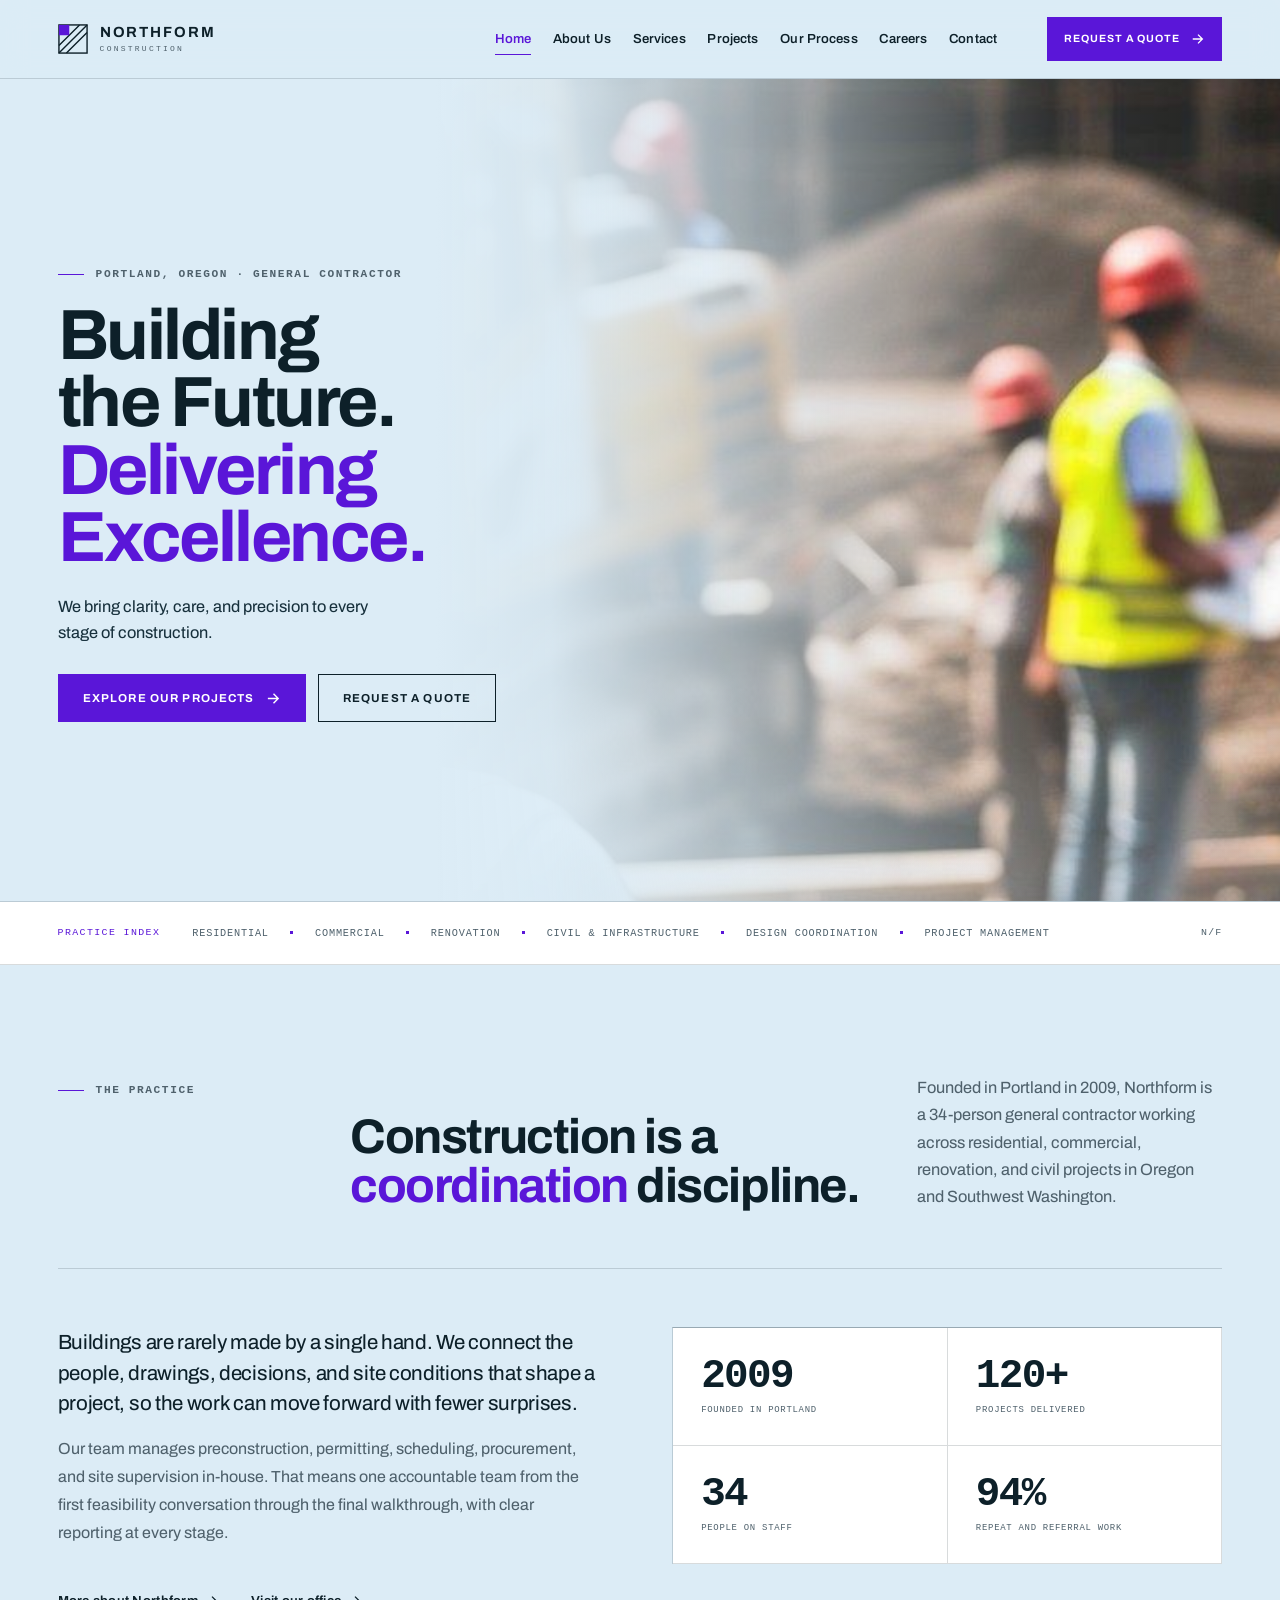
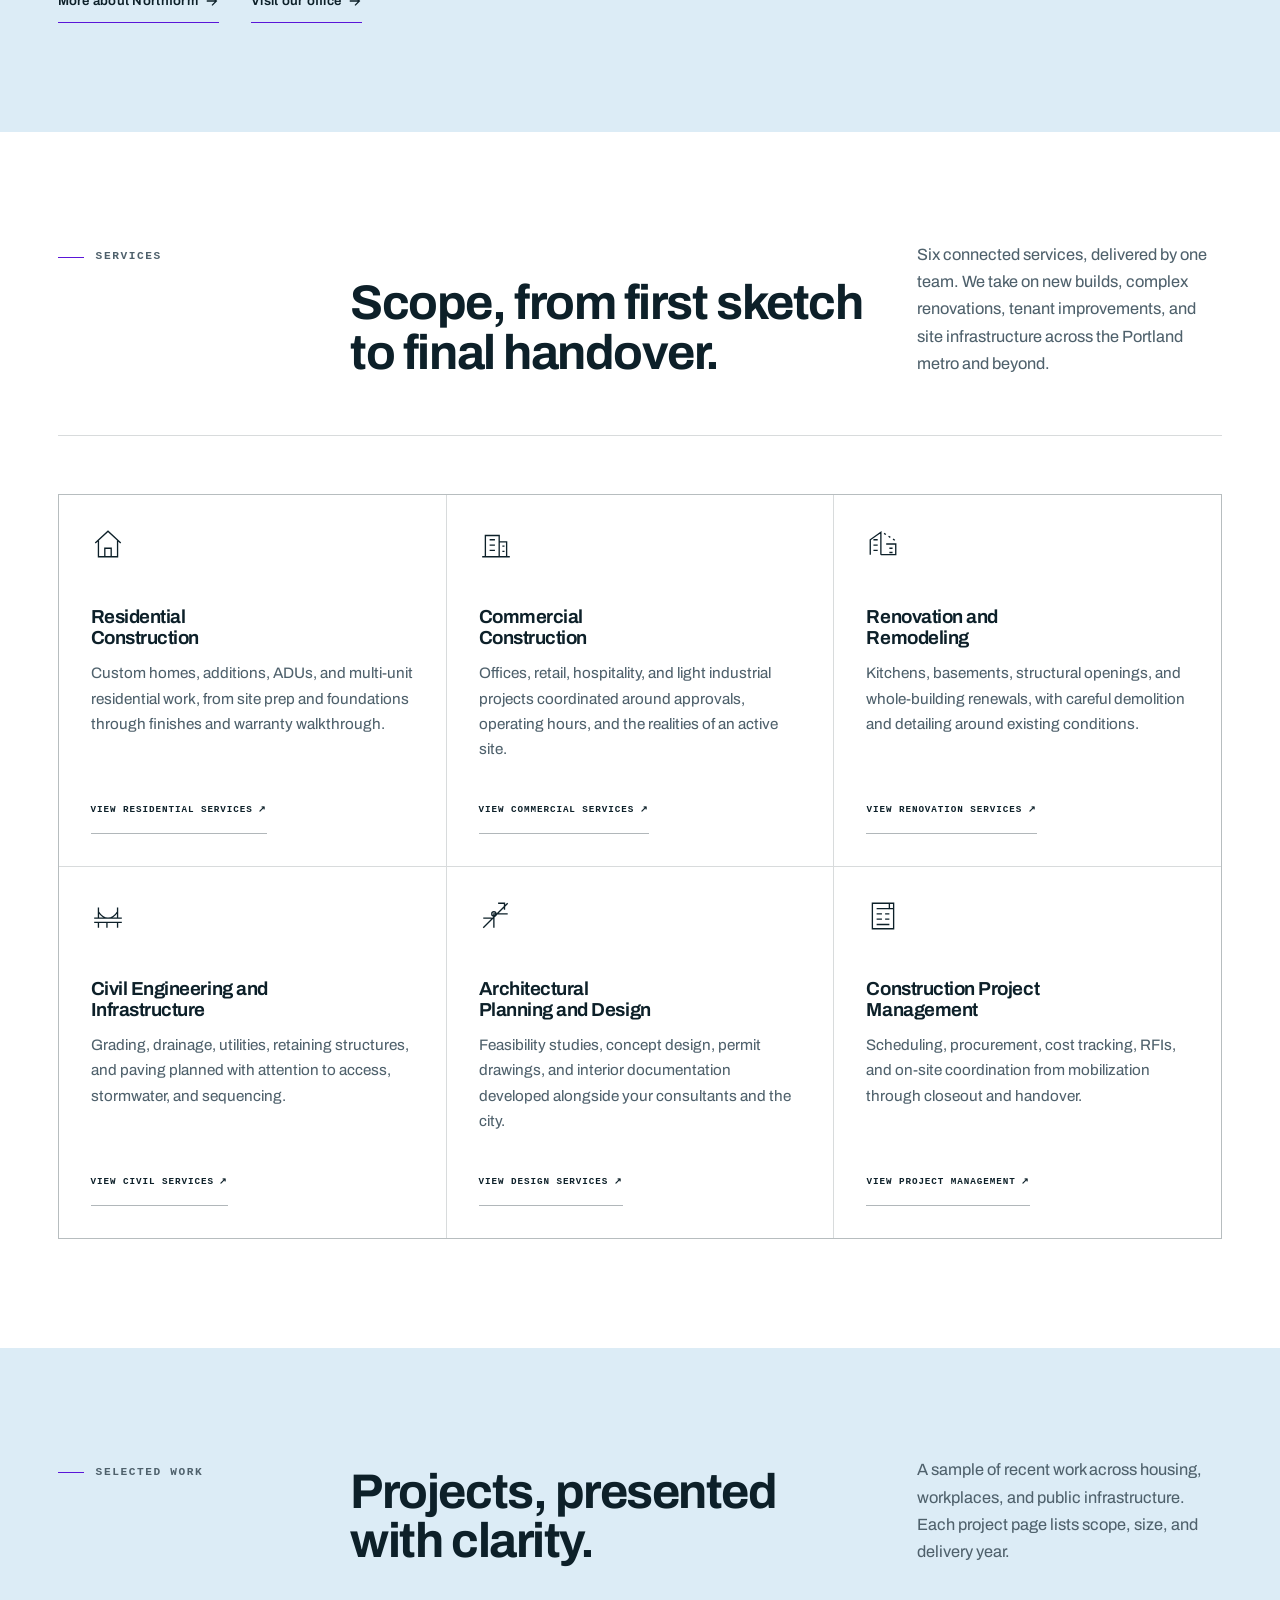
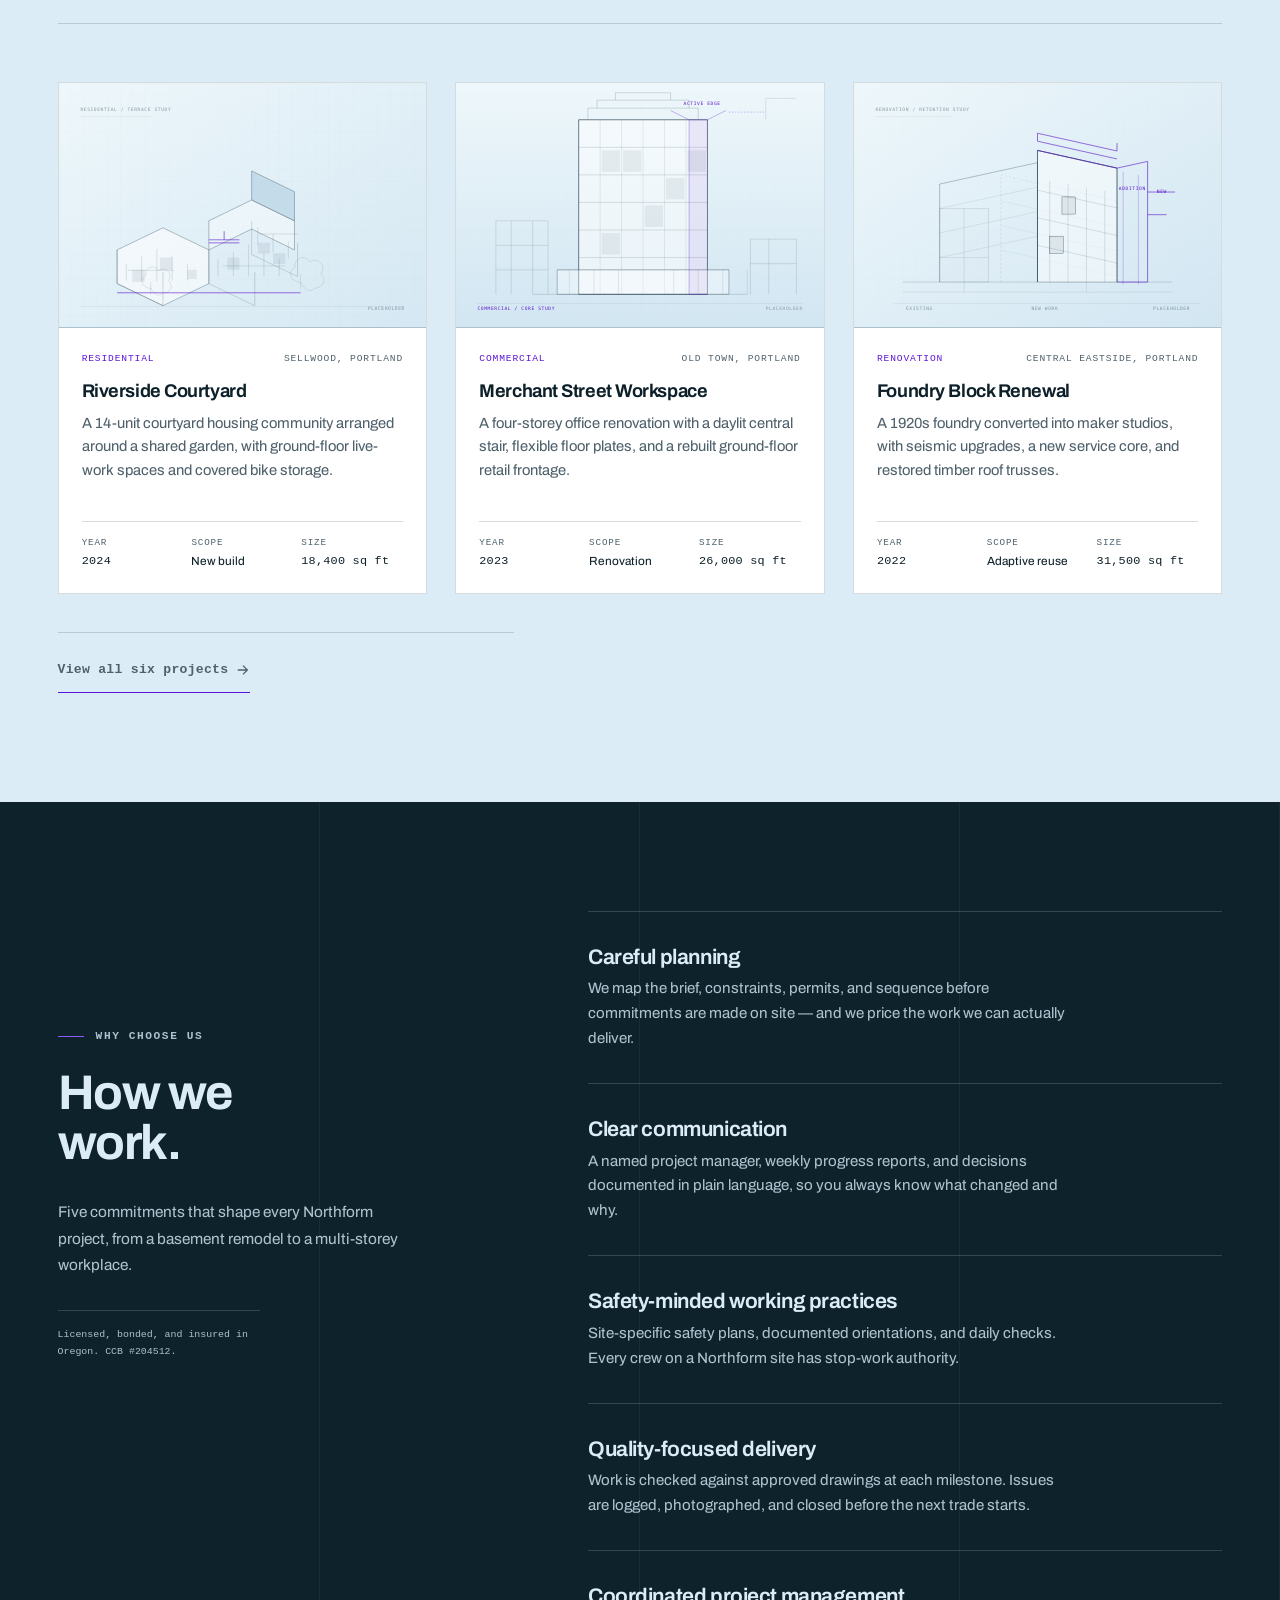
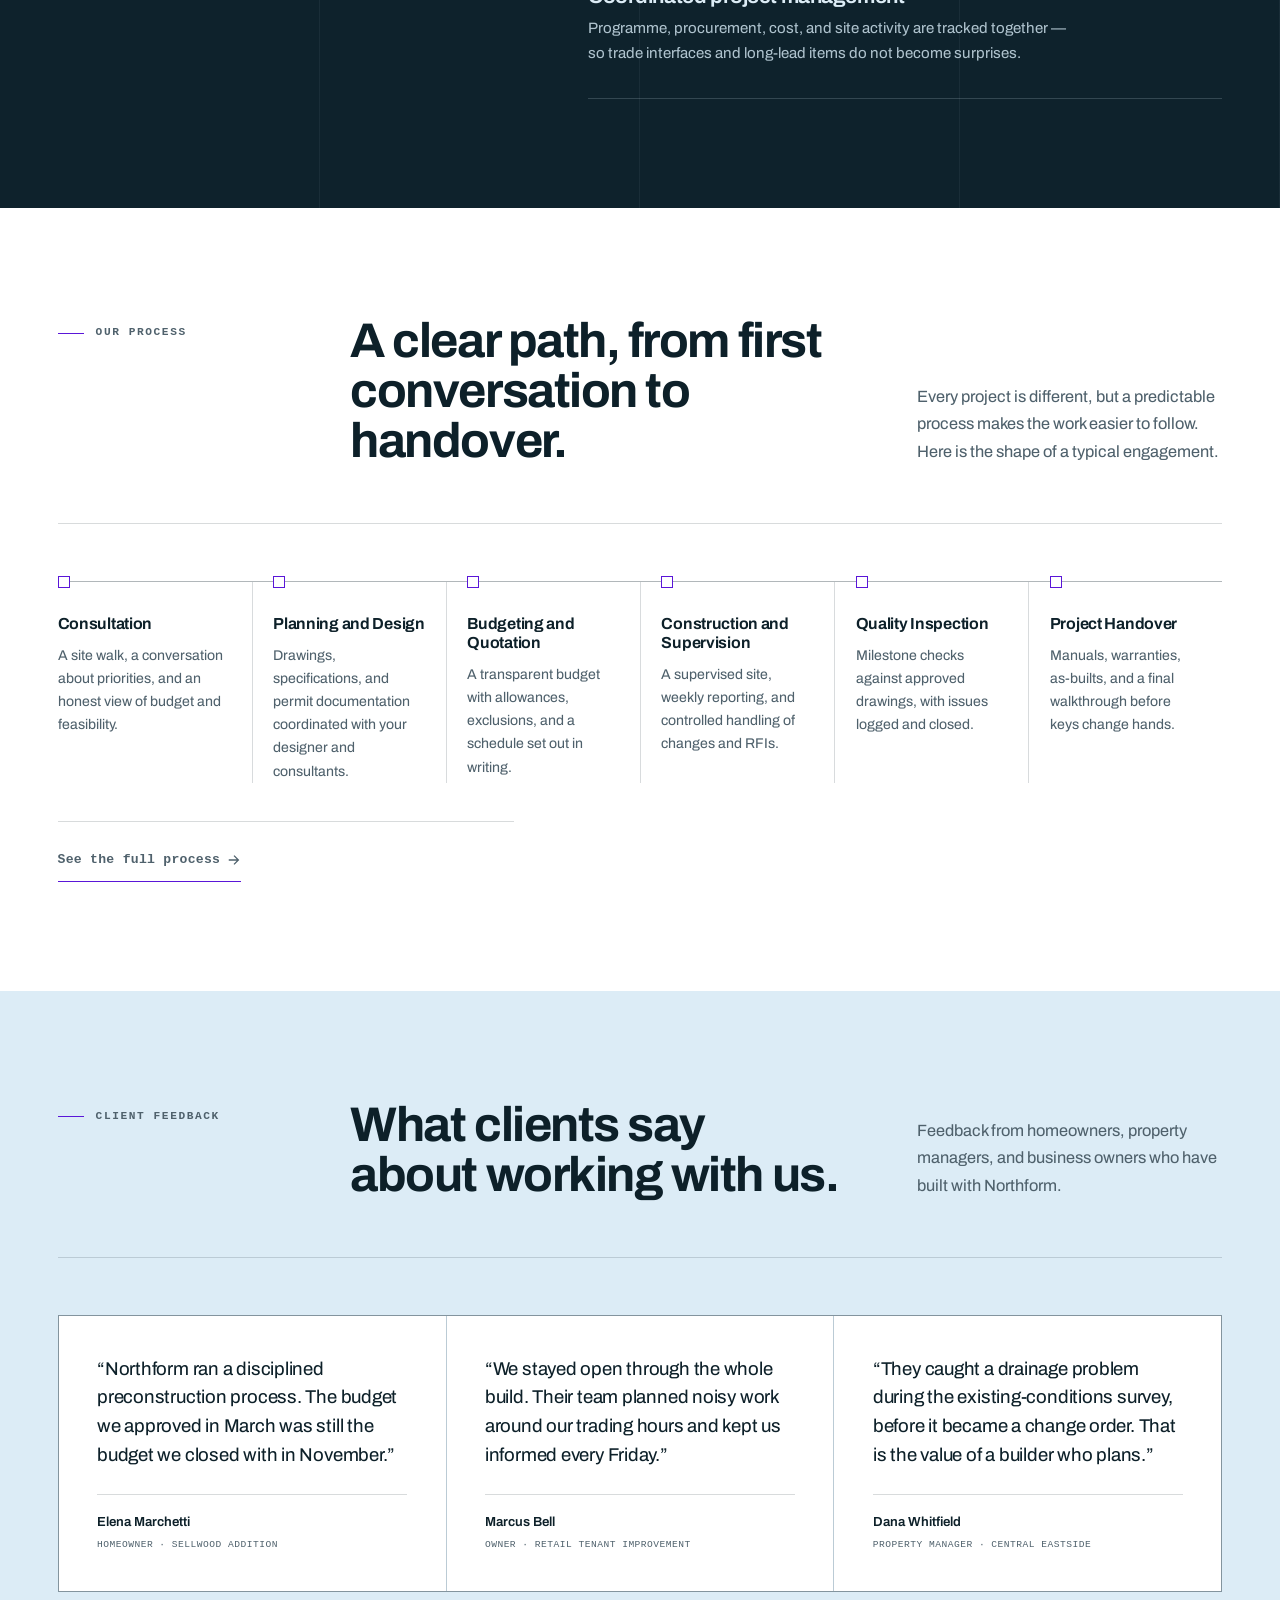
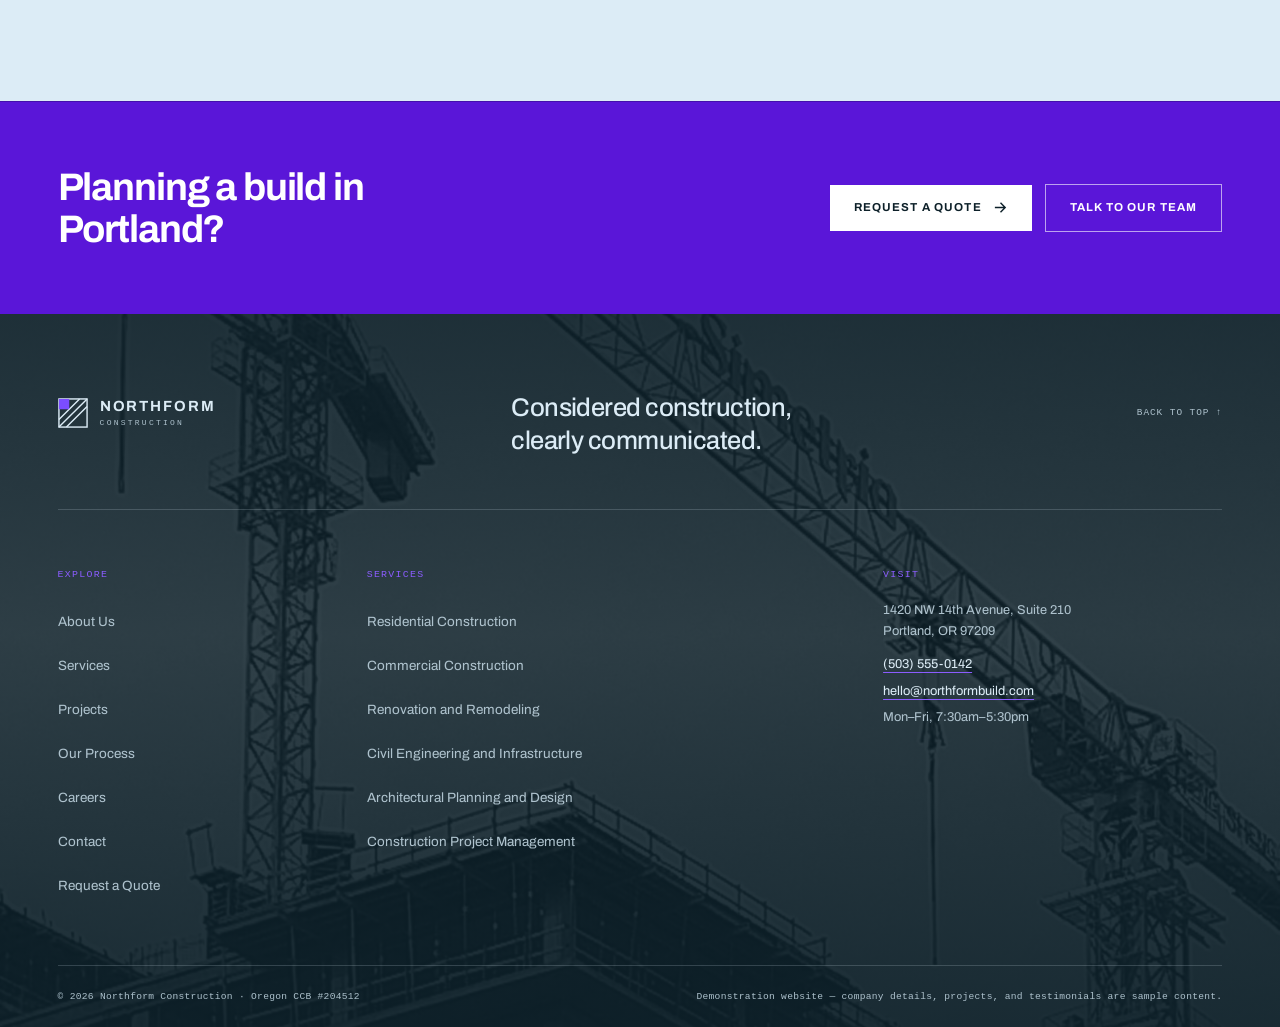
<file: index.html>
<!DOCTYPE html>
<html lang="en">
<head>
  <meta charset="utf-8">
  <meta name="viewport" content="width=device-width, initial-scale=1">
  <title>Northform Construction — Portland general contractor</title>
  <meta name="description" content="Northform Construction is a Portland, Oregon general contractor for residential, commercial, renovation, and civil projects across the Pacific Northwest.">
  <meta name="theme-color" content="#dcecf6">
  <link rel="icon" href="assets/favicon.svg" type="image/svg+xml">
  <link rel="preload" href="assets/fonts/archivo-latin-var.woff2" as="font" type="font/woff2" crossorigin>
  <link rel="stylesheet" href="css/styles.css">
  <script>document.documentElement.classList.add('js');</script>
  <script type="module" src="js/main.js"></script>
</head>
<body>
  <a class="skip-link" href="#main">Skip to content</a>

  <header class="site-header" data-header>
    <div class="shell header__inner">
      <a class="brand" href="index.html" aria-label="Northform Construction — home">
        <svg class="brand__mark" viewBox="0 0 32 32" width="32" height="32" aria-hidden="true" focusable="false">
          <rect x="1" y="1" width="30" height="30" fill="none" stroke="currentColor" stroke-width="1.5"/>
          <path d="M1 23L23 1M1 31L31 1M9 31L31 9" fill="none" stroke="currentColor" stroke-width="1.5"/>
          <rect x="1" y="1" width="11" height="11" fill="var(--ultra)"/>
        </svg>
        <span class="brand__text">
          <span class="brand__name">Northform</span>
          <span class="brand__sub">Construction</span>
        </span>
      </a>

      <nav class="primary-nav" aria-label="Primary">
        <ul class="primary-nav__list">
          <li><a class="primary-nav__link is-active" href="index.html" aria-current="page">Home</a></li>
          <li><a class="primary-nav__link" href="about.html">About Us</a></li>
          <li><a class="primary-nav__link" href="services.html">Services</a></li>
          <li><a class="primary-nav__link" href="projects.html">Projects</a></li>
          <li><a class="primary-nav__link" href="process.html">Our Process</a></li>
          <li><a class="primary-nav__link" href="careers.html">Careers</a></li>
          <li><a class="primary-nav__link" href="contact.html">Contact</a></li>
        </ul>
      </nav>

      <div class="header__actions">
        <a class="btn btn--primary btn--small header__cta" href="quote.html">
          Request a Quote
          <svg viewBox="0 0 16 16" width="14" height="14" aria-hidden="true" focusable="false"><path d="M2 8h11M8 3l5 5-5 5" fill="none" stroke="currentColor" stroke-width="1.5"/></svg>
        </a>
        <button class="menu-toggle" type="button" aria-expanded="false" aria-controls="mobile-menu" data-menu-toggle>
          <span class="menu-toggle__text">Menu</span>
          <span class="menu-toggle__icon" aria-hidden="true"><span></span><span></span></span>
        </button>
      </div>
    </div>

    <div class="mobile-menu" id="mobile-menu" data-mobile-menu hidden>
      <div class="mobile-menu__inner shell">
        <p class="eyebrow eyebrow--plain">Navigate</p>
        <nav aria-label="Mobile">
          <ul class="mobile-menu__list">
            <li><a href="index.html" aria-current="page">Home</a></li>
            <li><a href="about.html">About Us</a></li>
            <li><a href="services.html">Services</a></li>
            <li><a href="projects.html">Projects</a></li>
            <li><a href="process.html">Our Process</a></li>
            <li><a href="careers.html">Careers</a></li>
            <li><a href="contact.html">Contact</a></li>
          </ul>
        </nav>
        <div class="mobile-menu__footer">
          <a class="btn btn--primary" href="quote.html">Request a Quote</a>
          <p class="mobile-menu__note">Portland, Oregon · (503) 555-0142 · hello@northformbuild.com</p>
        </div>
      </div>
    </div>
  </header>

  <main id="main">
    <h1 class="sr-only">Northform Construction — residential and commercial builders in Portland, Oregon</h1>

    <!-- HERO -->
    <section class="hero" data-slider aria-roledescription="carousel" aria-label="Northform Construction">
      <div class="hero__viewport">
        <article class="hero__slide is-active" data-slide aria-roledescription="slide" aria-label="Building the future">
          <div class="hero__media">
            <img
              src="assets/hero-site-engineer.jpg"
              width="816" height="1456"
              alt="A site engineer in a hard hat and hi-vis vest reviewing construction drawings, with an excavator and crew working behind."
              fetchpriority="high" decoding="async" data-hero-image>
          </div>
          <div class="hero__scrim" aria-hidden="true"></div>
          <div class="hero__content shell">
            <p class="eyebrow"><span class="eyebrow__rule" aria-hidden="true"></span>Portland, Oregon · General contractor</p>
            <h2 class="hero__title">Building<br>the Future.<br><span class="hero__title-accent">Delivering<br>Excellence.</span></h2>
            <p class="hero__lede">We bring clarity, care, and precision to every stage of construction.</p>
            <div class="hero__actions">
              <a class="btn btn--primary" href="projects.html">
                Explore Our Projects
                <svg viewBox="0 0 16 16" width="15" height="15" aria-hidden="true" focusable="false"><path d="M2 8h11M8 3l5 5-5 5" fill="none" stroke="currentColor" stroke-width="1.5"/></svg>
              </a>
              <a class="btn btn--ghost" href="quote.html">Request a Quote</a>
            </div>
          </div>
        </article>

        <article class="hero__slide" data-slide aria-roledescription="slide" aria-label="Precision in every project" aria-hidden="true" inert>
          <div class="hero__media">
            <img src="assets/panel-precision.svg" width="2000" height="1400" alt="" aria-hidden="true" loading="lazy" decoding="async">
          </div>
          <span class="hero__media-tag">Editorial design panel<br>not a project photograph</span>
          <div class="hero__scrim" aria-hidden="true"></div>
          <div class="hero__content shell">
            <p class="eyebrow"><span class="eyebrow__rule" aria-hidden="true"></span>Technical coordination</p>
            <h2 class="hero__title">Precision in<br><span class="hero__title-accent">Every Project.</span></h2>
            <p class="hero__lede">From early coordination to on-site delivery, every detail matters.</p>
            <div class="hero__actions">
              <a class="btn btn--primary" href="services.html">
                Explore Our Services
                <svg viewBox="0 0 16 16" width="15" height="15" aria-hidden="true" focusable="false"><path d="M2 8h11M8 3l5 5-5 5" fill="none" stroke="currentColor" stroke-width="1.5"/></svg>
              </a>
              <a class="btn btn--ghost" href="contact.html">Start a Conversation</a>
            </div>
          </div>
        </article>

        <article class="hero__slide" data-slide aria-roledescription="slide" aria-label="Your vision, our expertise" aria-hidden="true" inert>
          <div class="hero__media">
            <img src="assets/panel-vision.svg" width="2000" height="1400" alt="" aria-hidden="true" loading="lazy" decoding="async">
          </div>
          <span class="hero__media-tag">Editorial design panel<br>not a project photograph</span>
          <div class="hero__scrim" aria-hidden="true"></div>
          <div class="hero__content shell">
            <p class="eyebrow"><span class="eyebrow__rule" aria-hidden="true"></span>Design-led delivery</p>
            <h2 class="hero__title">Your Vision.<br><span class="hero__title-accent">Our Expertise.</span></h2>
            <p class="hero__lede">A considered approach to planning, renovation, and project delivery.</p>
            <div class="hero__actions">
              <a class="btn btn--primary" href="process.html">
                Our Process
                <svg viewBox="0 0 16 16" width="15" height="15" aria-hidden="true" focusable="false"><path d="M2 8h11M8 3l5 5-5 5" fill="none" stroke="currentColor" stroke-width="1.5"/></svg>
              </a>
              <a class="btn btn--ghost" href="quote.html">Request a Quote</a>
            </div>
          </div>
        </article>
      </div>
    </section>

    <div class="discipline-strip" aria-label="Areas of practice">
      <div class="shell discipline-strip__inner">
        <p class="discipline-strip__label">Practice index</p>
        <ul class="discipline-strip__list">
          <li>Residential</li>
          <li>Commercial</li>
          <li>Renovation</li>
          <li>Civil &amp; infrastructure</li>
          <li>Design coordination</li>
          <li>Project management</li>
        </ul>
        <span class="discipline-strip__mark" aria-hidden="true">N/F</span>
      </div>
    </div>

    <!-- ABOUT TEASER -->
    <section class="section section--glacier" aria-labelledby="about-title">
      <div class="shell">
        <header class="section-head reveal">
          <p class="eyebrow"><span class="eyebrow__rule" aria-hidden="true"></span>The practice</p>
          <div class="section-head__main">
            <h2 class="section-title" id="about-title">Construction is a<br><span class="accent">coordination</span> discipline.</h2>
            <p class="section-lede">Founded in Portland in 2009, Northform is a 34-person general contractor working across residential, commercial, renovation, and civil projects in Oregon and Southwest Washington.</p>
          </div>
        </header>

        <div class="practice__grid">
          <div class="practice__copy reveal">
            <p>Buildings are rarely made by a single hand. We connect the people, drawings, decisions, and site conditions that shape a project, so the work can move forward with fewer surprises.</p>
            <p>Our team manages preconstruction, permitting, scheduling, procurement, and site supervision in-house. That means one accountable team from the first feasibility conversation through the final walkthrough, with clear reporting at every stage.</p>
            <div class="about__actions">
              <a class="text-link" href="about.html">
                More about Northform
                <svg viewBox="0 0 16 16" width="14" height="14" aria-hidden="true" focusable="false"><path d="M2 8h11M8 3l5 5-5 5" fill="none" stroke="currentColor" stroke-width="1.5"/></svg>
              </a>
              <a class="text-link" href="contact.html">
                Visit our office
                <svg viewBox="0 0 16 16" width="14" height="14" aria-hidden="true" focusable="false"><path d="M2 8h11M8 3l5 5-5 5" fill="none" stroke="currentColor" stroke-width="1.5"/></svg>
              </a>
            </div>
          </div>

          <dl class="stats reveal" aria-label="Northform at a glance">
            <div class="stat">
              <dt class="stat__label">Founded in Portland</dt>
              <dd class="stat__value num">2009</dd>
            </div>
            <div class="stat">
              <dt class="stat__label">Projects delivered</dt>
              <dd class="stat__value num">120+</dd>
            </div>
            <div class="stat">
              <dt class="stat__label">People on staff</dt>
              <dd class="stat__value num">34</dd>
            </div>
            <div class="stat">
              <dt class="stat__label">Repeat and referral work</dt>
              <dd class="stat__value num">94%</dd>
            </div>
          </dl>
        </div>
      </div>
    </section>

    <!-- SERVICES -->
    <section class="section section--white" aria-labelledby="services-title">
      <div class="shell">
        <header class="section-head reveal">
          <p class="eyebrow"><span class="eyebrow__rule" aria-hidden="true"></span>Services</p>
          <div class="section-head__main">
            <h2 class="section-title" id="services-title">Scope, from first sketch<br>to final handover.</h2>
            <p class="section-lede">Six connected services, delivered by one team. We take on new builds, complex renovations, tenant improvements, and site infrastructure across the Portland metro and beyond.</p>
          </div>
        </header>

        <ul class="services-grid">
          <li class="service-card reveal">
            <div class="service-card__top">
              <svg class="service-card__icon" viewBox="0 0 32 32" width="34" height="34" aria-hidden="true" focusable="false">
                <path d="M4 15L16 4l12 11M7 13v15h18V13M13 28v-8h6v8" fill="none" stroke="currentColor" stroke-width="1.25"/>
              </svg>
            </div>
            <h3 class="service-card__title">Residential Construction</h3>
            <p class="service-card__copy">Custom homes, additions, ADUs, and multi-unit residential work, from site prep and foundations through finishes and warranty walkthrough.</p>
            <a class="service-card__link" href="services.html#residential">View residential services <span aria-hidden="true">↗</span></a>
          </li>
          <li class="service-card reveal">
            <div class="service-card__top">
              <svg class="service-card__icon" viewBox="0 0 32 32" width="34" height="34" aria-hidden="true" focusable="false">
                <path d="M6 28V8h13v20M19 14h7v14M3 28h26M10 12h5M10 17h5M10 22h5M22 18h2M22 23h2" fill="none" stroke="currentColor" stroke-width="1.25"/>
              </svg>
            </div>
            <h3 class="service-card__title">Commercial Construction</h3>
            <p class="service-card__copy">Offices, retail, hospitality, and light industrial projects coordinated around approvals, operating hours, and the realities of an active site.</p>
            <a class="service-card__link" href="services.html#commercial">View commercial services <span aria-hidden="true">↗</span></a>
          </li>
          <li class="service-card reveal">
            <div class="service-card__top">
              <svg class="service-card__icon" viewBox="0 0 32 32" width="34" height="34" aria-hidden="true" focusable="false">
                <path d="M4 26V12l10-7v21M14 26h14V16H19M7 12h4M7 17h4M7 22h4M22 20h3M22 24h3" fill="none" stroke="currentColor" stroke-width="1.25"/>
                <path d="M17 6l11 7" stroke="currentColor" stroke-width="1.25" stroke-dasharray="2 3"/>
              </svg>
            </div>
            <h3 class="service-card__title">Renovation and Remodeling</h3>
            <p class="service-card__copy">Kitchens, basements, structural openings, and whole-building renewals, with careful demolition and detailing around existing conditions.</p>
            <a class="service-card__link" href="services.html#renovation">View renovation services <span aria-hidden="true">↗</span></a>
          </li>
          <li class="service-card reveal">
            <div class="service-card__top">
              <svg class="service-card__icon" viewBox="0 0 32 32" width="34" height="34" aria-hidden="true" focusable="false">
                <path d="M3 22h26M3 18h26M7 18V8M25 18V8M7 12c5 8 13 8 18 0M7 22v5M15 22v5M25 22v5" fill="none" stroke="currentColor" stroke-width="1.25"/>
              </svg>
            </div>
            <h3 class="service-card__title">Civil Engineering and Infrastructure</h3>
            <p class="service-card__copy">Grading, drainage, utilities, retaining structures, and paving planned with attention to access, stormwater, and sequencing.</p>
            <a class="service-card__link" href="services.html#civil">View civil services <span aria-hidden="true">↗</span></a>
          </li>
          <li class="service-card reveal">
            <div class="service-card__top">
              <svg class="service-card__icon" viewBox="0 0 32 32" width="34" height="34" aria-hidden="true" focusable="false">
                <path d="M4 27L27 4M14 27V14h13M4 18h8M18 4h6v6" fill="none" stroke="currentColor" stroke-width="1.25"/>
                <circle cx="14" cy="14" r="2" fill="none" stroke="currentColor" stroke-width="1.25"/>
              </svg>
            </div>
            <h3 class="service-card__title">Architectural Planning and Design</h3>
            <p class="service-card__copy">Feasibility studies, concept design, permit drawings, and interior documentation developed alongside your consultants and the city.</p>
            <a class="service-card__link" href="services.html#design">View design services <span aria-hidden="true">↗</span></a>
          </li>
          <li class="service-card reveal">
            <div class="service-card__top">
              <svg class="service-card__icon" viewBox="0 0 32 32" width="34" height="34" aria-hidden="true" focusable="false">
                <path d="M6 4h20v24H6zM10 9h12M10 14h5M18 14h4M10 19h5M18 19h4M10 24h12" fill="none" stroke="currentColor" stroke-width="1.25"/>
                <path d="M22 4v5h4" fill="none" stroke="currentColor" stroke-width="1.25"/>
              </svg>
            </div>
            <h3 class="service-card__title">Construction Project Management</h3>
            <p class="service-card__copy">Scheduling, procurement, cost tracking, RFIs, and on-site coordination from mobilization through closeout and handover.</p>
            <a class="service-card__link" href="services.html#management">View project management <span aria-hidden="true">↗</span></a>
          </li>
        </ul>
      </div>
    </section>

    <!-- FEATURED PROJECTS -->
    <section class="section section--glacier section--projects" aria-labelledby="projects-title">
      <div class="shell">
        <header class="section-head reveal">
          <p class="eyebrow"><span class="eyebrow__rule" aria-hidden="true"></span>Selected work</p>
          <div class="section-head__main">
            <h2 class="section-title" id="projects-title">Projects, presented<br>with clarity.</h2>
            <p class="section-lede">A sample of recent work across housing, workplaces, and public infrastructure. Each project page lists scope, size, and delivery year.</p>
          </div>
        </header>

        <ul class="project-grid">
          <li class="project-card" data-category="residential">
            <a class="project-card__link" href="projects.html#riverside-courtyard" aria-label="Riverside Courtyard, residential project in Sellwood, Portland.">
              <figure class="project-card__figure">
                <img src="assets/projects/residential-01.svg" width="1200" height="800" alt="" aria-hidden="true" loading="lazy" decoding="async">
              </figure>
              <div class="project-card__body">
                <p class="project-card__meta"><span>Residential</span><span class="project-card__location">Sellwood, Portland</span></p>
                <h3 class="project-card__title">Riverside Courtyard</h3>
                <p class="project-card__copy">A 14-unit courtyard housing community arranged around a shared garden, with ground-floor live-work spaces and covered bike storage.</p>
                <dl class="project-card__facts">
                  <div><dt>Year</dt><dd class="num">2024</dd></div>
                  <div><dt>Scope</dt><dd>New build</dd></div>
                  <div><dt>Size</dt><dd class="num">18,400 sq ft</dd></div>
                </dl>
              </div>
            </a>
          </li>
          <li class="project-card" data-category="commercial">
            <a class="project-card__link" href="projects.html#merchant-street" aria-label="Merchant Street Workspace, commercial project in Old Town, Portland.">
              <figure class="project-card__figure">
                <img src="assets/projects/commercial-01.svg" width="1200" height="800" alt="" aria-hidden="true" loading="lazy" decoding="async">
              </figure>
              <div class="project-card__body">
                <p class="project-card__meta"><span>Commercial</span><span class="project-card__location">Old Town, Portland</span></p>
                <h3 class="project-card__title">Merchant Street Workspace</h3>
                <p class="project-card__copy">A four-storey office renovation with a daylit central stair, flexible floor plates, and a rebuilt ground-floor retail frontage.</p>
                <dl class="project-card__facts">
                  <div><dt>Year</dt><dd class="num">2023</dd></div>
                  <div><dt>Scope</dt><dd>Renovation</dd></div>
                  <div><dt>Size</dt><dd class="num">26,000 sq ft</dd></div>
                </dl>
              </div>
            </a>
          </li>
          <li class="project-card" data-category="renovation">
            <a class="project-card__link" href="projects.html#foundry-block" aria-label="Foundry Block Renewal, renovation project in the Central Eastside, Portland.">
              <figure class="project-card__figure">
                <img src="assets/projects/renovation-01.svg" width="1200" height="800" alt="" aria-hidden="true" loading="lazy" decoding="async">
              </figure>
              <div class="project-card__body">
                <p class="project-card__meta"><span>Renovation</span><span class="project-card__location">Central Eastside, Portland</span></p>
                <h3 class="project-card__title">Foundry Block Renewal</h3>
                <p class="project-card__copy">A 1920s foundry converted into maker studios, with seismic upgrades, a new service core, and restored timber roof trusses.</p>
                <dl class="project-card__facts">
                  <div><dt>Year</dt><dd class="num">2022</dd></div>
                  <div><dt>Scope</dt><dd>Adaptive reuse</dd></div>
                  <div><dt>Size</dt><dd class="num">31,500 sq ft</dd></div>
                </dl>
              </div>
            </a>
          </li>
        </ul>

        <p class="section-note reveal"><a class="text-link" href="projects.html">View all six projects <svg viewBox="0 0 16 16" width="14" height="14" aria-hidden="true" focusable="false"><path d="M2 8h11M8 3l5 5-5 5" fill="none" stroke="currentColor" stroke-width="1.5"/></svg></a></p>
      </div>
    </section>

    <!-- PRINCIPLES -->
    <section class="section section--ink" id="principles" aria-labelledby="principles-title">
      <div class="shell">
        <div class="principles__grid">
          <div class="principles__aside">
            <p class="eyebrow eyebrow--on-dark"><span class="eyebrow__rule" aria-hidden="true"></span>Why choose us</p>
            <h2 class="section-title section-title--on-dark" id="principles-title">How we<br>work.</h2>
            <p class="principles__intro">Five commitments that shape every Northform project, from a basement remodel to a multi-storey workplace.</p>
            <p class="principles__note">Licensed, bonded, and insured in Oregon. CCB #204512.</p>
          </div>

          <ul class="principles-list">
            <li class="principle reveal">
              <div>
                <h3 class="principle__title">Careful planning</h3>
                <p class="principle__copy">We map the brief, constraints, permits, and sequence before commitments are made on site — and we price the work we can actually deliver.</p>
              </div>
            </li>
            <li class="principle reveal">
              <div>
                <h3 class="principle__title">Clear communication</h3>
                <p class="principle__copy">A named project manager, weekly progress reports, and decisions documented in plain language, so you always know what changed and why.</p>
              </div>
            </li>
            <li class="principle reveal">
              <div>
                <h3 class="principle__title">Safety-minded working practices</h3>
                <p class="principle__copy">Site-specific safety plans, documented orientations, and daily checks. Every crew on a Northform site has stop-work authority.</p>
              </div>
            </li>
            <li class="principle reveal">
              <div>
                <h3 class="principle__title">Quality-focused delivery</h3>
                <p class="principle__copy">Work is checked against approved drawings at each milestone. Issues are logged, photographed, and closed before the next trade starts.</p>
              </div>
            </li>
            <li class="principle reveal">
              <div>
                <h3 class="principle__title">Coordinated project management</h3>
                <p class="principle__copy">Programme, procurement, cost, and site activity are tracked together — so trade interfaces and long-lead items do not become surprises.</p>
              </div>
            </li>
          </ul>
        </div>
      </div>
    </section>

    <!-- PROCESS TEASER -->
    <section class="section section--white" aria-labelledby="process-title">
      <div class="shell">
        <header class="section-head reveal">
          <p class="eyebrow"><span class="eyebrow__rule" aria-hidden="true"></span>Our process</p>
          <div class="section-head__main">
            <h2 class="section-title" id="process-title">A clear path, from first<br>conversation to handover.</h2>
            <p class="section-lede">Every project is different, but a predictable process makes the work easier to follow. Here is the shape of a typical engagement.</p>
          </div>
        </header>

        <div class="timeline-wrap">
          <ul class="timeline">
            <li class="timeline__step reveal">
              <span class="timeline__marker" aria-hidden="true"></span>
              <div class="timeline__body">
                <h3 class="timeline__title">Consultation</h3>
                <p class="timeline__copy">A site walk, a conversation about priorities, and an honest view of budget and feasibility.</p>
              </div>
            </li>
            <li class="timeline__step reveal">
              <span class="timeline__marker" aria-hidden="true"></span>
              <div class="timeline__body">
                <h3 class="timeline__title">Planning and Design</h3>
                <p class="timeline__copy">Drawings, specifications, and permit documentation coordinated with your designer and consultants.</p>
              </div>
            </li>
            <li class="timeline__step reveal">
              <span class="timeline__marker" aria-hidden="true"></span>
              <div class="timeline__body">
                <h3 class="timeline__title">Budgeting and Quotation</h3>
                <p class="timeline__copy">A transparent budget with allowances, exclusions, and a schedule set out in writing.</p>
              </div>
            </li>
            <li class="timeline__step reveal">
              <span class="timeline__marker" aria-hidden="true"></span>
              <div class="timeline__body">
                <h3 class="timeline__title">Construction and Supervision</h3>
                <p class="timeline__copy">A supervised site, weekly reporting, and controlled handling of changes and RFIs.</p>
              </div>
            </li>
            <li class="timeline__step reveal">
              <span class="timeline__marker" aria-hidden="true"></span>
              <div class="timeline__body">
                <h3 class="timeline__title">Quality Inspection</h3>
                <p class="timeline__copy">Milestone checks against approved drawings, with issues logged and closed.</p>
              </div>
            </li>
            <li class="timeline__step reveal">
              <span class="timeline__marker" aria-hidden="true"></span>
              <div class="timeline__body">
                <h3 class="timeline__title">Project Handover</h3>
                <p class="timeline__copy">Manuals, warranties, as-builts, and a final walkthrough before keys change hands.</p>
              </div>
            </li>
          </ul>
        </div>

        <p class="section-note reveal"><a class="text-link" href="process.html">See the full process <svg viewBox="0 0 16 16" width="14" height="14" aria-hidden="true" focusable="false"><path d="M2 8h11M8 3l5 5-5 5" fill="none" stroke="currentColor" stroke-width="1.5"/></svg></a></p>
      </div>
    </section>

    <!-- FEEDBACK -->
    <section class="section section--glacier" aria-labelledby="feedback-title">
      <div class="shell">
        <header class="section-head reveal">
          <p class="eyebrow"><span class="eyebrow__rule" aria-hidden="true"></span>Client feedback</p>
          <div class="section-head__main">
            <h2 class="section-title" id="feedback-title">What clients say<br>about working with us.</h2>
            <p class="section-lede">Feedback from homeowners, property managers, and business owners who have built with Northform.</p>
          </div>
        </header>

        <div class="feedback-grid reveal">
          <figure class="feedback-card">
            <blockquote class="feedback-card__quote">“Northform ran a disciplined preconstruction process. The budget we approved in March was still the budget we closed with in November.”</blockquote>
            <figcaption class="feedback-card__footer">
              <p class="feedback-card__name">Elena Marchetti</p>
              <p class="feedback-card__meta">Homeowner · Sellwood addition</p>
            </figcaption>
          </figure>
          <figure class="feedback-card">
            <blockquote class="feedback-card__quote">“We stayed open through the whole build. Their team planned noisy work around our trading hours and kept us informed every Friday.”</blockquote>
            <figcaption class="feedback-card__footer">
              <p class="feedback-card__name">Marcus Bell</p>
              <p class="feedback-card__meta">Owner · Retail tenant improvement</p>
            </figcaption>
          </figure>
          <figure class="feedback-card">
            <blockquote class="feedback-card__quote">“They caught a drainage problem during the existing-conditions survey, before it became a change order. That is the value of a builder who plans.”</blockquote>
            <figcaption class="feedback-card__footer">
              <p class="feedback-card__name">Dana Whitfield</p>
              <p class="feedback-card__meta">Property manager · Central Eastside</p>
            </figcaption>
          </figure>
        </div>
      </div>
    </section>

    <!-- CTA -->
    <section class="cta-band" aria-labelledby="cta-title">
      <div class="shell cta-band__inner">
        <h2 class="cta-band__title" id="cta-title">Planning a build in Portland?</h2>
        <div class="cta-band__actions">
          <a class="btn btn--primary" href="quote.html">Request a Quote
            <svg viewBox="0 0 16 16" width="15" height="15" aria-hidden="true" focusable="false"><path d="M2 8h11M8 3l5 5-5 5" fill="none" stroke="currentColor" stroke-width="1.5"/></svg>
          </a>
          <a class="btn btn--ghost" href="contact.html">Talk to our team</a>
        </div>
      </div>
    </section>
  </main>

  <footer class="site-footer">
    <div class="shell">
      <div class="footer__top">
        <a class="brand brand--footer" href="index.html" aria-label="Northform Construction — back to home">
          <svg class="brand__mark" viewBox="0 0 32 32" width="32" height="32" aria-hidden="true" focusable="false">
            <rect x="1" y="1" width="30" height="30" fill="none" stroke="currentColor" stroke-width="1.5"/>
            <path d="M1 23L23 1M1 31L31 1M9 31L31 9" fill="none" stroke="currentColor" stroke-width="1.5"/>
            <rect x="1" y="1" width="11" height="11" fill="#7b4dff"/>
          </svg>
          <span class="brand__text"><span class="brand__name">Northform</span><span class="brand__sub">Construction</span></span>
        </a>
        <p class="footer__statement">Considered construction, clearly communicated.</p>
        <a class="footer__top-link" href="#main">Back to top <span aria-hidden="true">↑</span></a>
      </div>

      <div class="footer__grid">
        <div class="footer__col">
          <p class="footer__label">Explore</p>
          <ul class="footer__links">
            <li><a href="about.html">About Us</a></li>
            <li><a href="services.html">Services</a></li>
            <li><a href="projects.html">Projects</a></li>
            <li><a href="process.html">Our Process</a></li>
            <li><a href="careers.html">Careers</a></li>
            <li><a href="contact.html">Contact</a></li>
            <li><a href="quote.html">Request a Quote</a></li>
          </ul>
        </div>
        <div class="footer__col">
          <p class="footer__label">Services</p>
          <ul class="footer__links footer__links--plain">
            <li><a href="services.html#residential">Residential Construction</a></li>
            <li><a href="services.html#commercial">Commercial Construction</a></li>
            <li><a href="services.html#renovation">Renovation and Remodeling</a></li>
            <li><a href="services.html#civil">Civil Engineering and Infrastructure</a></li>
            <li><a href="services.html#design">Architectural Planning and Design</a></li>
            <li><a href="services.html#management">Construction Project Management</a></li>
          </ul>
        </div>
        <div class="footer__col">
          <p class="footer__label">Visit</p>
          <ul class="footer__contact">
            <li class="footer__contact--address">1420 NW 14th Avenue, Suite 210<br>Portland, OR 97209</li>
            <li><a href="tel:+15035550142">(503) 555-0142</a></li>
            <li><a href="mailto:hello@northformbuild.com">hello@northformbuild.com</a></li>
            <li>Mon–Fri, 7:30am–5:30pm</li>
          </ul>
        </div>
      </div>

      <div class="footer__bottom">
        <p>© <span data-year>2026</span> Northform Construction · Oregon CCB #204512</p>
        <p>Demonstration website — company details, projects, and testimonials are sample content.</p>
      </div>
    </div>
  </footer>
</body>
</html>
</file>
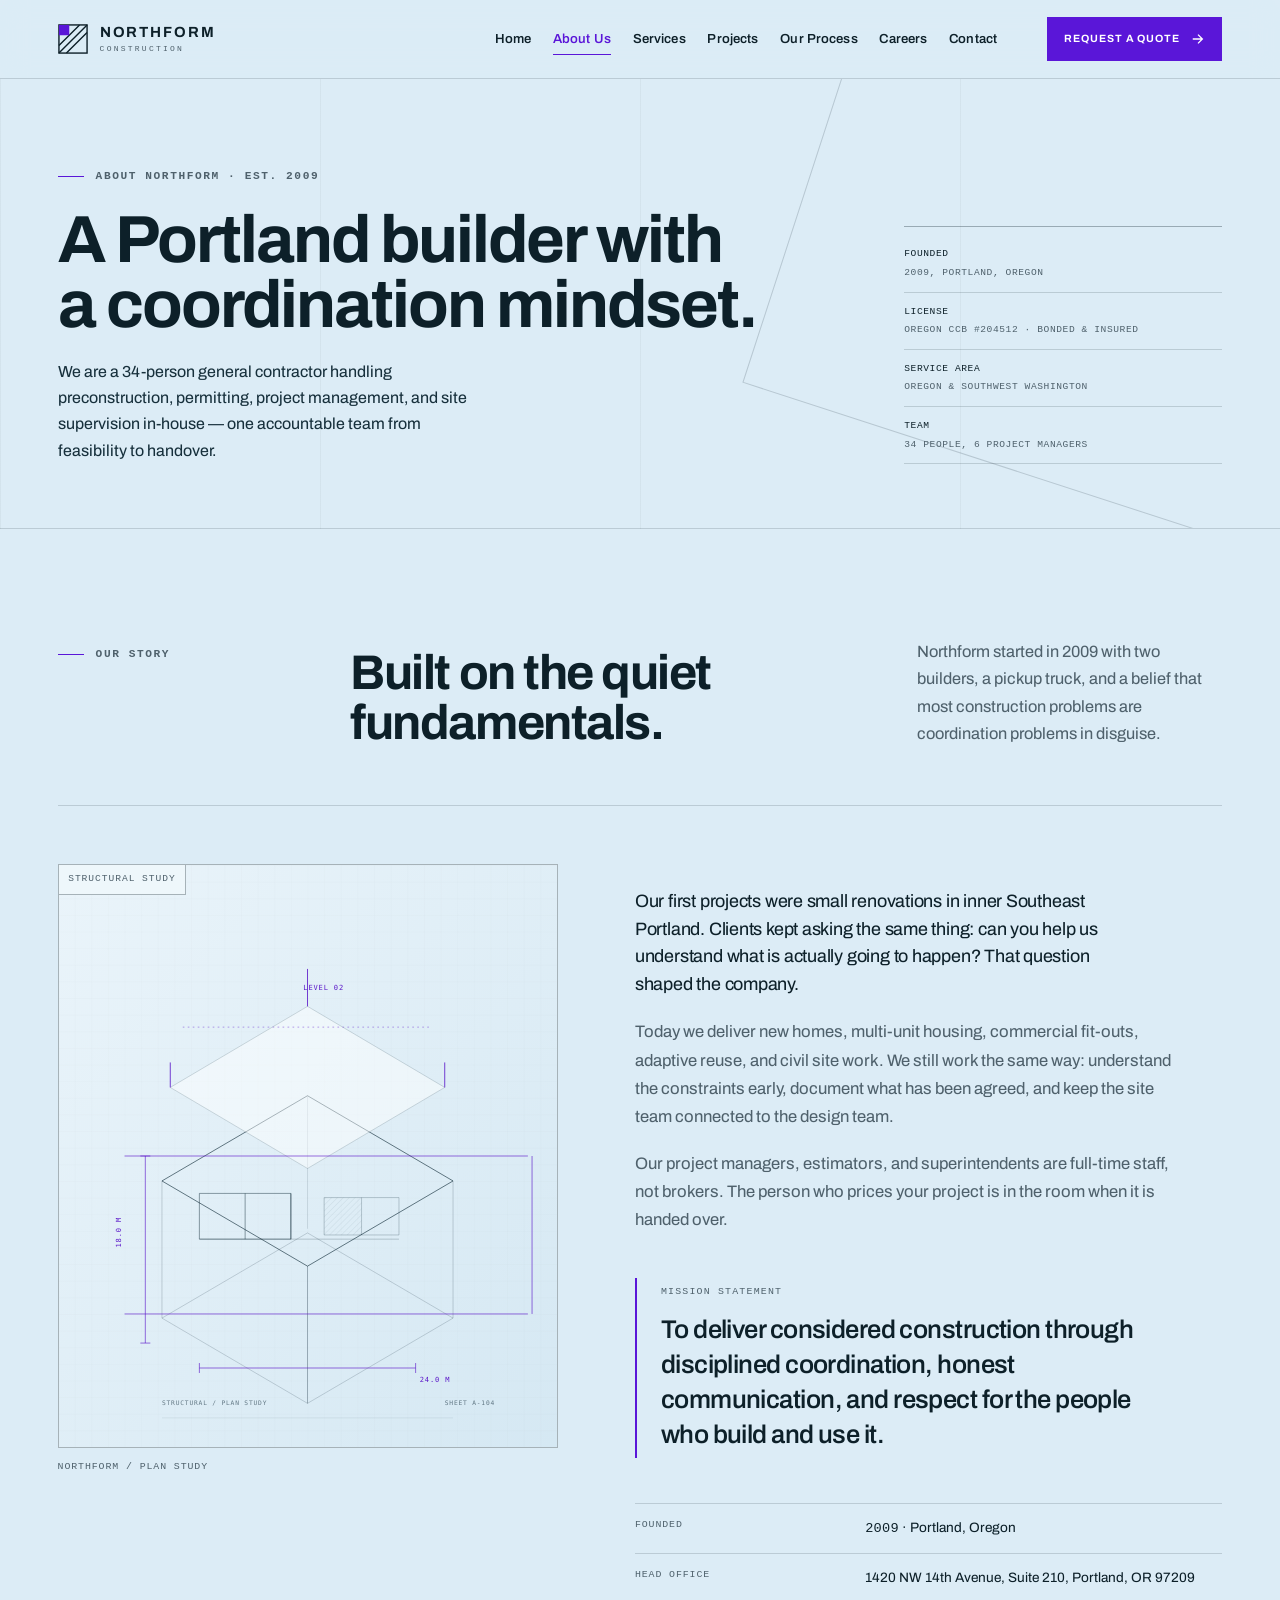
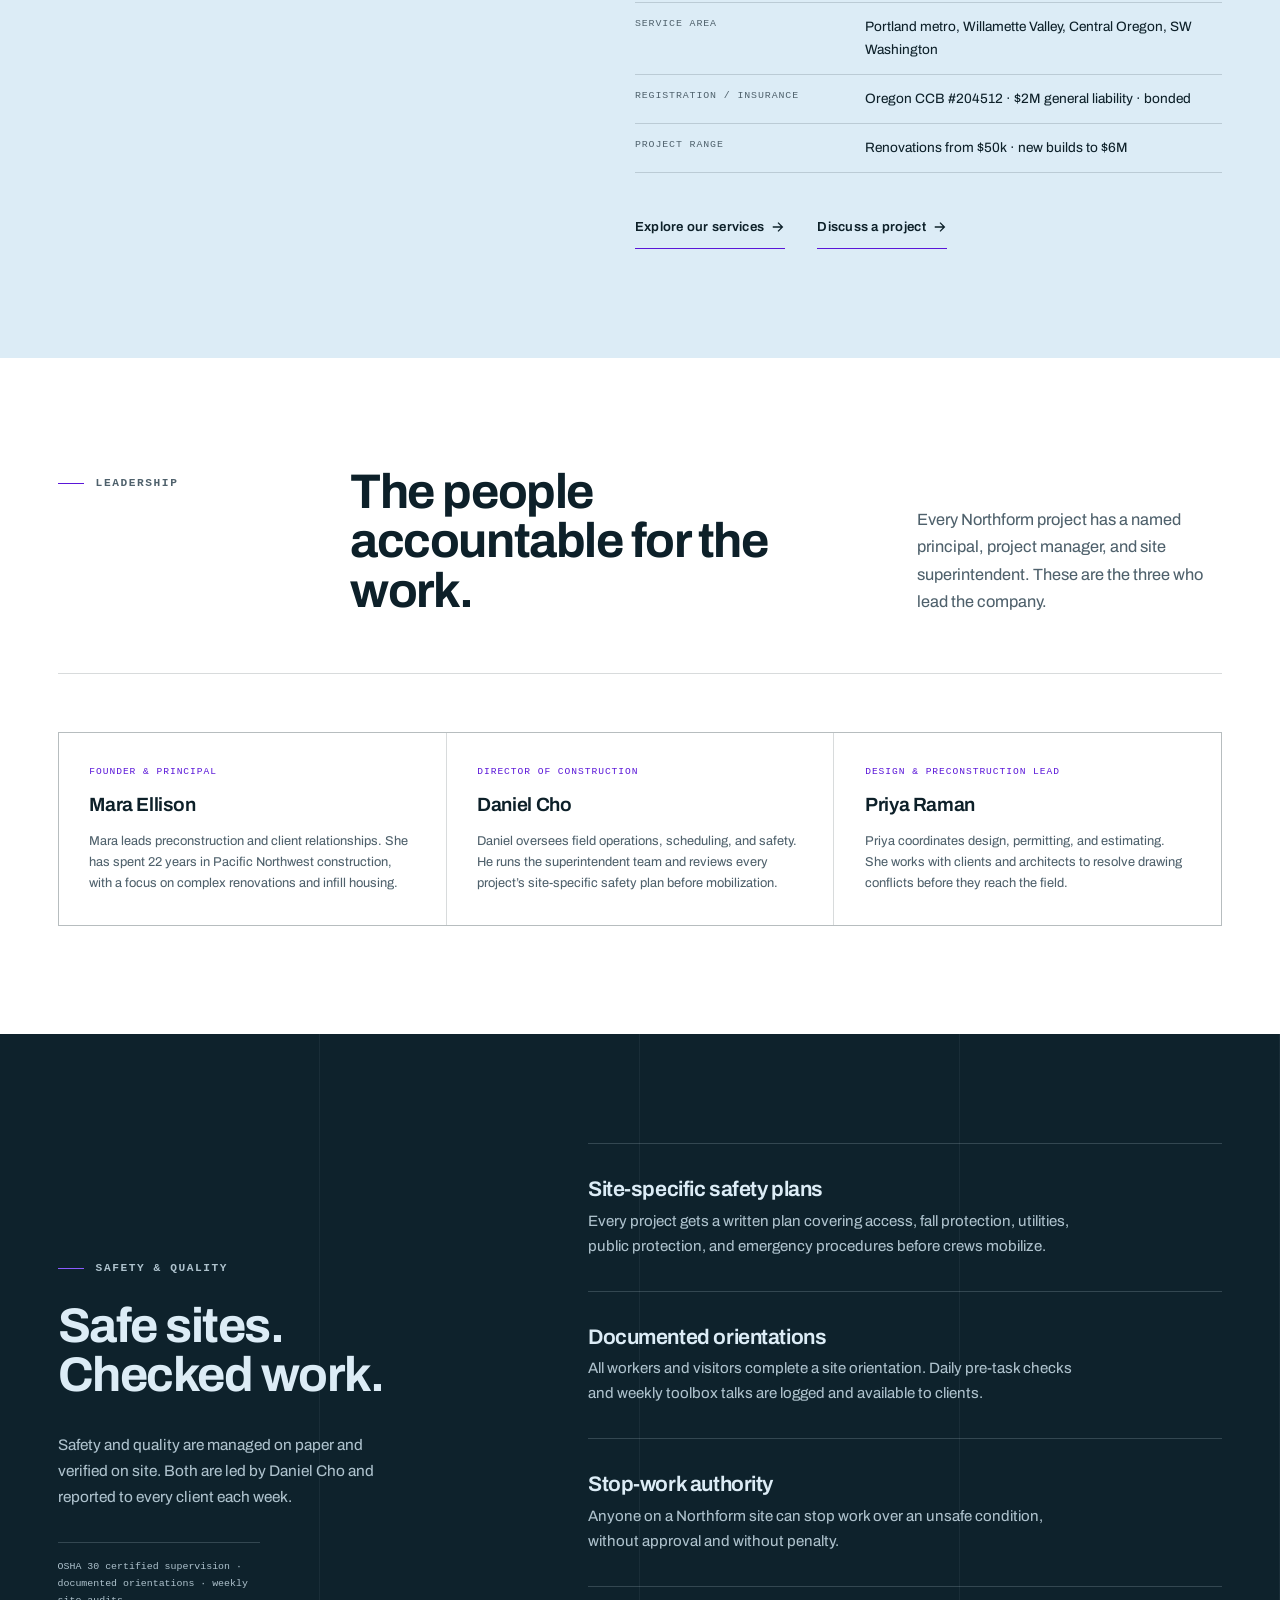
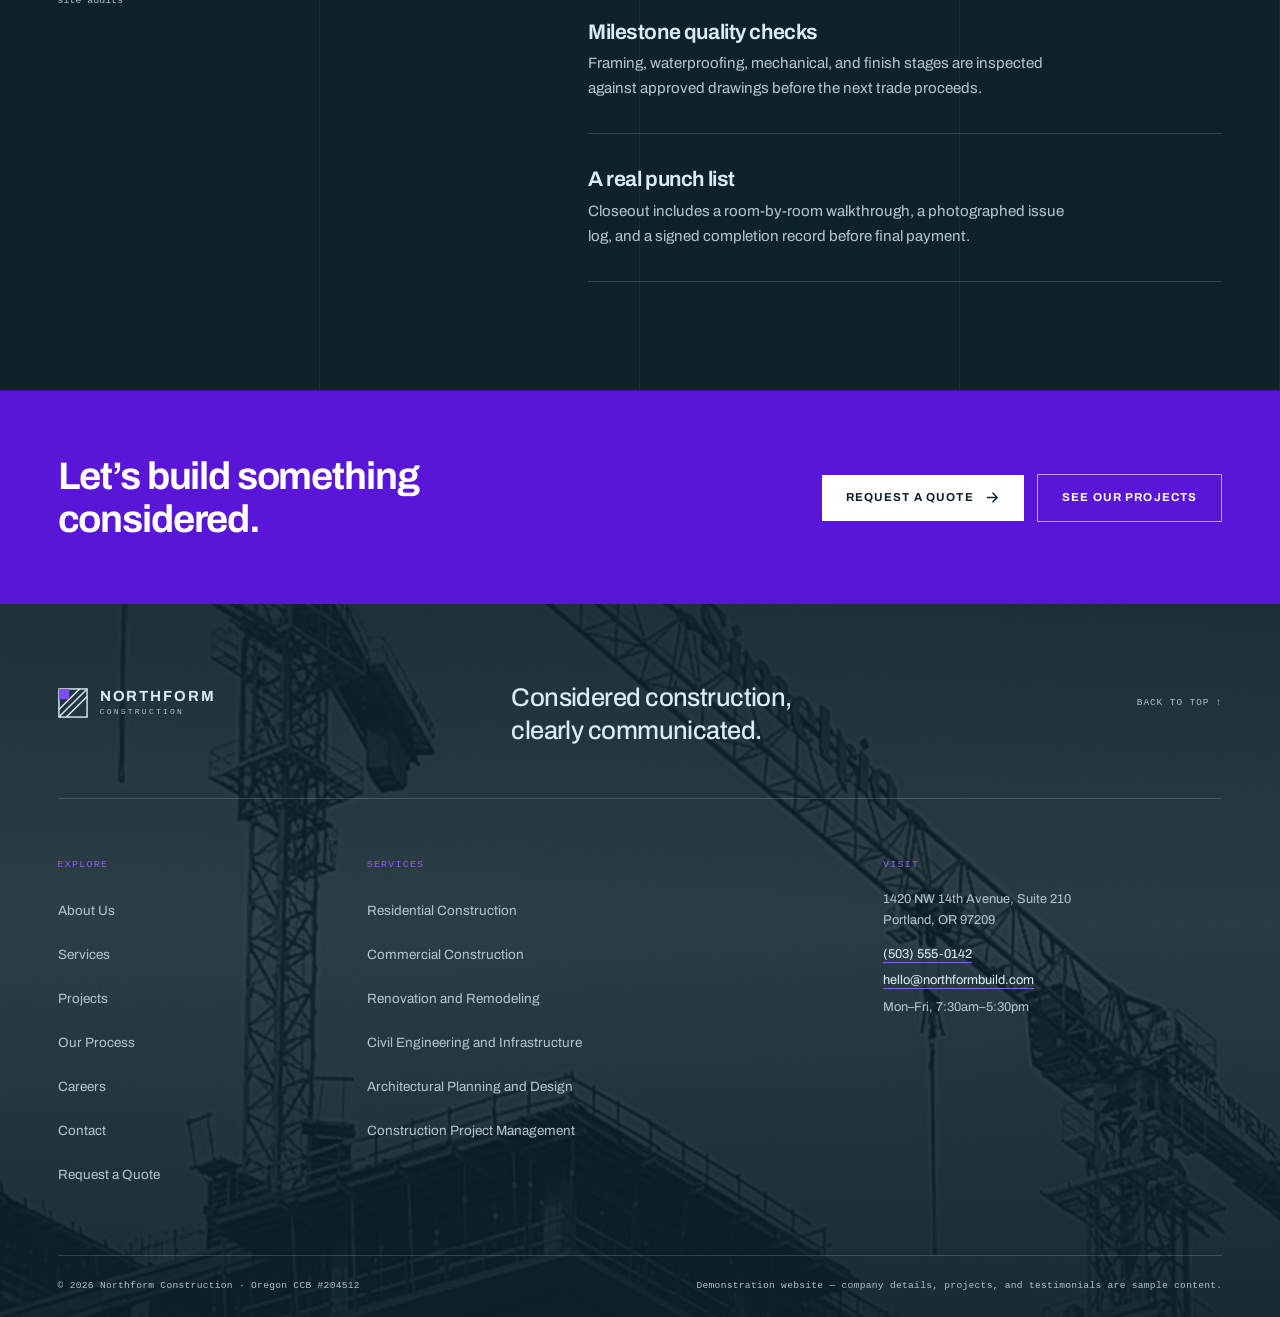
<file: about.html>
<!DOCTYPE html>
<html lang="en">
<head>
  <meta charset="utf-8">
  <meta name="viewport" content="width=device-width, initial-scale=1">
  <title>About Northform Construction — Portland general contractor</title>
  <meta name="description" content="Meet Northform Construction: a Portland general contractor founded in 2009, with in-house preconstruction, project management, and site supervision.">
  <meta name="theme-color" content="#dcecf6">
  <link rel="icon" href="assets/favicon.svg" type="image/svg+xml">
  <link rel="preload" href="assets/fonts/archivo-latin-var.woff2" as="font" type="font/woff2" crossorigin>
  <link rel="stylesheet" href="css/styles.css">
  <script>document.documentElement.classList.add('js');</script>
  <script type="module" src="js/main.js"></script>
</head>
<body>
  <a class="skip-link" href="#main">Skip to content</a>

  <header class="site-header" data-header>
    <div class="shell header__inner">
      <a class="brand" href="index.html" aria-label="Northform Construction — home">
        <svg class="brand__mark" viewBox="0 0 32 32" width="32" height="32" aria-hidden="true" focusable="false">
          <rect x="1" y="1" width="30" height="30" fill="none" stroke="currentColor" stroke-width="1.5"/>
          <path d="M1 23L23 1M1 31L31 1M9 31L31 9" fill="none" stroke="currentColor" stroke-width="1.5"/>
          <rect x="1" y="1" width="11" height="11" fill="var(--ultra)"/>
        </svg>
        <span class="brand__text"><span class="brand__name">Northform</span><span class="brand__sub">Construction</span></span>
      </a>

      <nav class="primary-nav" aria-label="Primary">
        <ul class="primary-nav__list">
          <li><a class="primary-nav__link" href="index.html">Home</a></li>
          <li><a class="primary-nav__link is-active" href="about.html" aria-current="page">About Us</a></li>
          <li><a class="primary-nav__link" href="services.html">Services</a></li>
          <li><a class="primary-nav__link" href="projects.html">Projects</a></li>
          <li><a class="primary-nav__link" href="process.html">Our Process</a></li>
          <li><a class="primary-nav__link" href="careers.html">Careers</a></li>
          <li><a class="primary-nav__link" href="contact.html">Contact</a></li>
        </ul>
      </nav>

      <div class="header__actions">
        <a class="btn btn--primary btn--small header__cta" href="quote.html">
          Request a Quote
          <svg viewBox="0 0 16 16" width="14" height="14" aria-hidden="true" focusable="false"><path d="M2 8h11M8 3l5 5-5 5" fill="none" stroke="currentColor" stroke-width="1.5"/></svg>
        </a>
        <button class="menu-toggle" type="button" aria-expanded="false" aria-controls="mobile-menu" data-menu-toggle>
          <span class="menu-toggle__text">Menu</span>
          <span class="menu-toggle__icon" aria-hidden="true"><span></span><span></span></span>
        </button>
      </div>
    </div>

    <div class="mobile-menu" id="mobile-menu" data-mobile-menu hidden>
      <div class="mobile-menu__inner shell">
        <p class="eyebrow eyebrow--plain">Navigate</p>
        <nav aria-label="Mobile">
          <ul class="mobile-menu__list">
            <li><a href="index.html">Home</a></li>
            <li><a href="about.html" aria-current="page">About Us</a></li>
            <li><a href="services.html">Services</a></li>
            <li><a href="projects.html">Projects</a></li>
            <li><a href="process.html">Our Process</a></li>
            <li><a href="careers.html">Careers</a></li>
            <li><a href="contact.html">Contact</a></li>
          </ul>
        </nav>
        <div class="mobile-menu__footer">
          <a class="btn btn--primary" href="quote.html">Request a Quote</a>
          <p class="mobile-menu__note">Portland, Oregon · (503) 555-0142 · hello@northformbuild.com</p>
        </div>
      </div>
    </div>
  </header>

  <main id="main">
    <section class="page-hero" aria-labelledby="page-title">
      <div class="shell page-hero__inner">
        <div>
          <p class="eyebrow"><span class="eyebrow__rule" aria-hidden="true"></span>About Northform · Est. 2009</p>
          <h1 class="page-hero__title" id="page-title">A Portland builder with a coordination mindset.</h1>
          <p class="page-hero__lede">We are a 34-person general contractor handling preconstruction, permitting, project management, and site supervision in-house — one accountable team from feasibility to handover.</p>
        </div>
        <div class="page-hero__aside">
          <p><span>Founded</span>2009, Portland, Oregon</p>
          <p><span>License</span>Oregon CCB #204512 · bonded &amp; insured</p>
          <p><span>Service area</span>Oregon &amp; Southwest Washington</p>
          <p><span>Team</span>34 people, 6 project managers</p>
        </div>
      </div>
    </section>

    <section class="section section--glacier" aria-labelledby="story-title">
      <div class="shell">
        <header class="section-head reveal">
          <p class="eyebrow"><span class="eyebrow__rule" aria-hidden="true"></span>Our story</p>
          <div class="section-head__main">
            <h2 class="section-title" id="story-title">Built on the quiet<br>fundamentals.</h2>
            <p class="section-lede">Northform started in 2009 with two builders, a pickup truck, and a belief that most construction problems are coordination problems in disguise.</p>
          </div>
        </header>

        <div class="about__grid">
          <figure class="about__figure reveal">
            <div class="about__image-wrap">
              <img src="assets/about-drawing.svg" width="1200" height="1400" alt="" aria-hidden="true" loading="lazy" decoding="async">
              <span class="figure-tag">Structural study</span>
            </div>
            <figcaption class="figure-caption">
              <span>Northform / plan study</span>
            </figcaption>
          </figure>

          <div class="about__body">
            <div class="about__copy reveal">
              <p>Our first projects were small renovations in inner Southeast Portland. Clients kept asking the same thing: can you help us understand what is actually going to happen? That question shaped the company.</p>
              <p>Today we deliver new homes, multi-unit housing, commercial fit-outs, adaptive reuse, and civil site work. We still work the same way: understand the constraints early, document what has been agreed, and keep the site team connected to the design team.</p>
              <p>Our project managers, estimators, and superintendents are full-time staff, not brokers. The person who prices your project is in the room when it is handed over.</p>
            </div>

            <div class="mission reveal">
              <p class="mission__label">Mission statement</p>
              <p class="mission__text">To deliver considered construction through disciplined coordination, honest communication, and respect for the people who build and use it.</p>
            </div>

            <dl class="fact-list reveal" aria-label="Company facts">
              <div class="fact-list__row">
                <dt>Founded</dt>
                <dd><span class="num">2009</span> · Portland, Oregon</dd>
              </div>
              <div class="fact-list__row">
                <dt>Head office</dt>
                <dd>1420 NW 14th Avenue, Suite 210, Portland, OR 97209</dd>
              </div>
              <div class="fact-list__row">
                <dt>Service area</dt>
                <dd>Portland metro, Willamette Valley, Central Oregon, SW Washington</dd>
              </div>
              <div class="fact-list__row">
                <dt>Registration / insurance</dt>
                <dd>Oregon CCB #204512 · $2M general liability · bonded</dd>
              </div>
              <div class="fact-list__row">
                <dt>Project range</dt>
                <dd>Renovations from $50k · new builds to $6M</dd>
              </div>
            </dl>

            <div class="about__actions reveal">
              <a class="text-link" href="services.html">
                Explore our services
                <svg viewBox="0 0 16 16" width="14" height="14" aria-hidden="true" focusable="false"><path d="M2 8h11M8 3l5 5-5 5" fill="none" stroke="currentColor" stroke-width="1.5"/></svg>
              </a>
              <a class="text-link" href="quote.html">
                Discuss a project
                <svg viewBox="0 0 16 16" width="14" height="14" aria-hidden="true" focusable="false"><path d="M2 8h11M8 3l5 5-5 5" fill="none" stroke="currentColor" stroke-width="1.5"/></svg>
              </a>
            </div>
          </div>
        </div>
      </div>
    </section>

    <section class="section section--white" aria-labelledby="team-title">
      <div class="shell">
        <header class="section-head reveal">
          <p class="eyebrow"><span class="eyebrow__rule" aria-hidden="true"></span>Leadership</p>
          <div class="section-head__main">
            <h2 class="section-title" id="team-title">The people<br>accountable for the work.</h2>
            <p class="section-lede">Every Northform project has a named principal, project manager, and site superintendent. These are the three who lead the company.</p>
          </div>
        </header>

        <div class="team-grid reveal">
          <article class="team-card">
            <p class="team-card__role">Founder &amp; Principal</p>
            <h3 class="team-card__name">Mara Ellison</h3>
            <p class="team-card__copy">Mara leads preconstruction and client relationships. She has spent 22 years in Pacific Northwest construction, with a focus on complex renovations and infill housing.</p>
          </article>
          <article class="team-card">
            <p class="team-card__role">Director of Construction</p>
            <h3 class="team-card__name">Daniel Cho</h3>
            <p class="team-card__copy">Daniel oversees field operations, scheduling, and safety. He runs the superintendent team and reviews every project’s site-specific safety plan before mobilization.</p>
          </article>
          <article class="team-card">
            <p class="team-card__role">Design &amp; Preconstruction Lead</p>
            <h3 class="team-card__name">Priya Raman</h3>
            <p class="team-card__copy">Priya coordinates design, permitting, and estimating. She works with clients and architects to resolve drawing conflicts before they reach the field.</p>
          </article>
        </div>
      </div>
    </section>

    <section class="section section--ink" aria-labelledby="safety-title">
      <div class="shell">
        <div class="principles__grid">
          <div class="principles__aside">
            <p class="eyebrow eyebrow--on-dark"><span class="eyebrow__rule" aria-hidden="true"></span>Safety &amp; quality</p>
            <h2 class="section-title section-title--on-dark" id="safety-title">Safe sites.<br>Checked work.</h2>
            <p class="principles__intro">Safety and quality are managed on paper and verified on site. Both are led by Daniel Cho and reported to every client each week.</p>
            <p class="principles__note">OSHA 30 certified supervision · documented orientations · weekly site audits</p>
          </div>

          <ul class="principles-list">
            <li class="principle reveal">
              <div>
                <h3 class="principle__title">Site-specific safety plans</h3>
                <p class="principle__copy">Every project gets a written plan covering access, fall protection, utilities, public protection, and emergency procedures before crews mobilize.</p>
              </div>
            </li>
            <li class="principle reveal">
              <div>
                <h3 class="principle__title">Documented orientations</h3>
                <p class="principle__copy">All workers and visitors complete a site orientation. Daily pre-task checks and weekly toolbox talks are logged and available to clients.</p>
              </div>
            </li>
            <li class="principle reveal">
              <div>
                <h3 class="principle__title">Stop-work authority</h3>
                <p class="principle__copy">Anyone on a Northform site can stop work over an unsafe condition, without approval and without penalty.</p>
              </div>
            </li>
            <li class="principle reveal">
              <div>
                <h3 class="principle__title">Milestone quality checks</h3>
                <p class="principle__copy">Framing, waterproofing, mechanical, and finish stages are inspected against approved drawings before the next trade proceeds.</p>
              </div>
            </li>
            <li class="principle reveal">
              <div>
                <h3 class="principle__title">A real punch list</h3>
                <p class="principle__copy">Closeout includes a room-by-room walkthrough, a photographed issue log, and a signed completion record before final payment.</p>
              </div>
            </li>
          </ul>
        </div>
      </div>
    </section>

    <section class="cta-band" aria-labelledby="cta-title">
      <div class="shell cta-band__inner">
        <h2 class="cta-band__title" id="cta-title">Let’s build something considered.</h2>
        <div class="cta-band__actions">
          <a class="btn btn--primary" href="quote.html">Request a Quote
            <svg viewBox="0 0 16 16" width="15" height="15" aria-hidden="true" focusable="false"><path d="M2 8h11M8 3l5 5-5 5" fill="none" stroke="currentColor" stroke-width="1.5"/></svg>
          </a>
          <a class="btn btn--ghost" href="projects.html">See our projects</a>
        </div>
      </div>
    </section>
  </main>

  <footer class="site-footer">
    <div class="shell">
      <div class="footer__top">
        <a class="brand brand--footer" href="index.html" aria-label="Northform Construction — back to home">
          <svg class="brand__mark" viewBox="0 0 32 32" width="32" height="32" aria-hidden="true" focusable="false">
            <rect x="1" y="1" width="30" height="30" fill="none" stroke="currentColor" stroke-width="1.5"/>
            <path d="M1 23L23 1M1 31L31 1M9 31L31 9" fill="none" stroke="currentColor" stroke-width="1.5"/>
            <rect x="1" y="1" width="11" height="11" fill="#7b4dff"/>
          </svg>
          <span class="brand__text"><span class="brand__name">Northform</span><span class="brand__sub">Construction</span></span>
        </a>
        <p class="footer__statement">Considered construction, clearly communicated.</p>
        <a class="footer__top-link" href="#main">Back to top <span aria-hidden="true">↑</span></a>
      </div>

      <div class="footer__grid">
        <div class="footer__col">
          <p class="footer__label">Explore</p>
          <ul class="footer__links">
            <li><a href="about.html">About Us</a></li>
            <li><a href="services.html">Services</a></li>
            <li><a href="projects.html">Projects</a></li>
            <li><a href="process.html">Our Process</a></li>
            <li><a href="careers.html">Careers</a></li>
            <li><a href="contact.html">Contact</a></li>
            <li><a href="quote.html">Request a Quote</a></li>
          </ul>
        </div>
        <div class="footer__col">
          <p class="footer__label">Services</p>
          <ul class="footer__links footer__links--plain">
            <li><a href="services.html#residential">Residential Construction</a></li>
            <li><a href="services.html#commercial">Commercial Construction</a></li>
            <li><a href="services.html#renovation">Renovation and Remodeling</a></li>
            <li><a href="services.html#civil">Civil Engineering and Infrastructure</a></li>
            <li><a href="services.html#design">Architectural Planning and Design</a></li>
            <li><a href="services.html#management">Construction Project Management</a></li>
          </ul>
        </div>
        <div class="footer__col">
          <p class="footer__label">Visit</p>
          <ul class="footer__contact">
            <li class="footer__contact--address">1420 NW 14th Avenue, Suite 210<br>Portland, OR 97209</li>
            <li><a href="tel:+15035550142">(503) 555-0142</a></li>
            <li><a href="mailto:hello@northformbuild.com">hello@northformbuild.com</a></li>
            <li>Mon–Fri, 7:30am–5:30pm</li>
          </ul>
        </div>
      </div>

      <div class="footer__bottom">
        <p>© <span data-year>2026</span> Northform Construction · Oregon CCB #204512</p>
        <p>Demonstration website — company details, projects, and testimonials are sample content.</p>
      </div>
    </div>
  </footer>
</body>
</html>
</file>
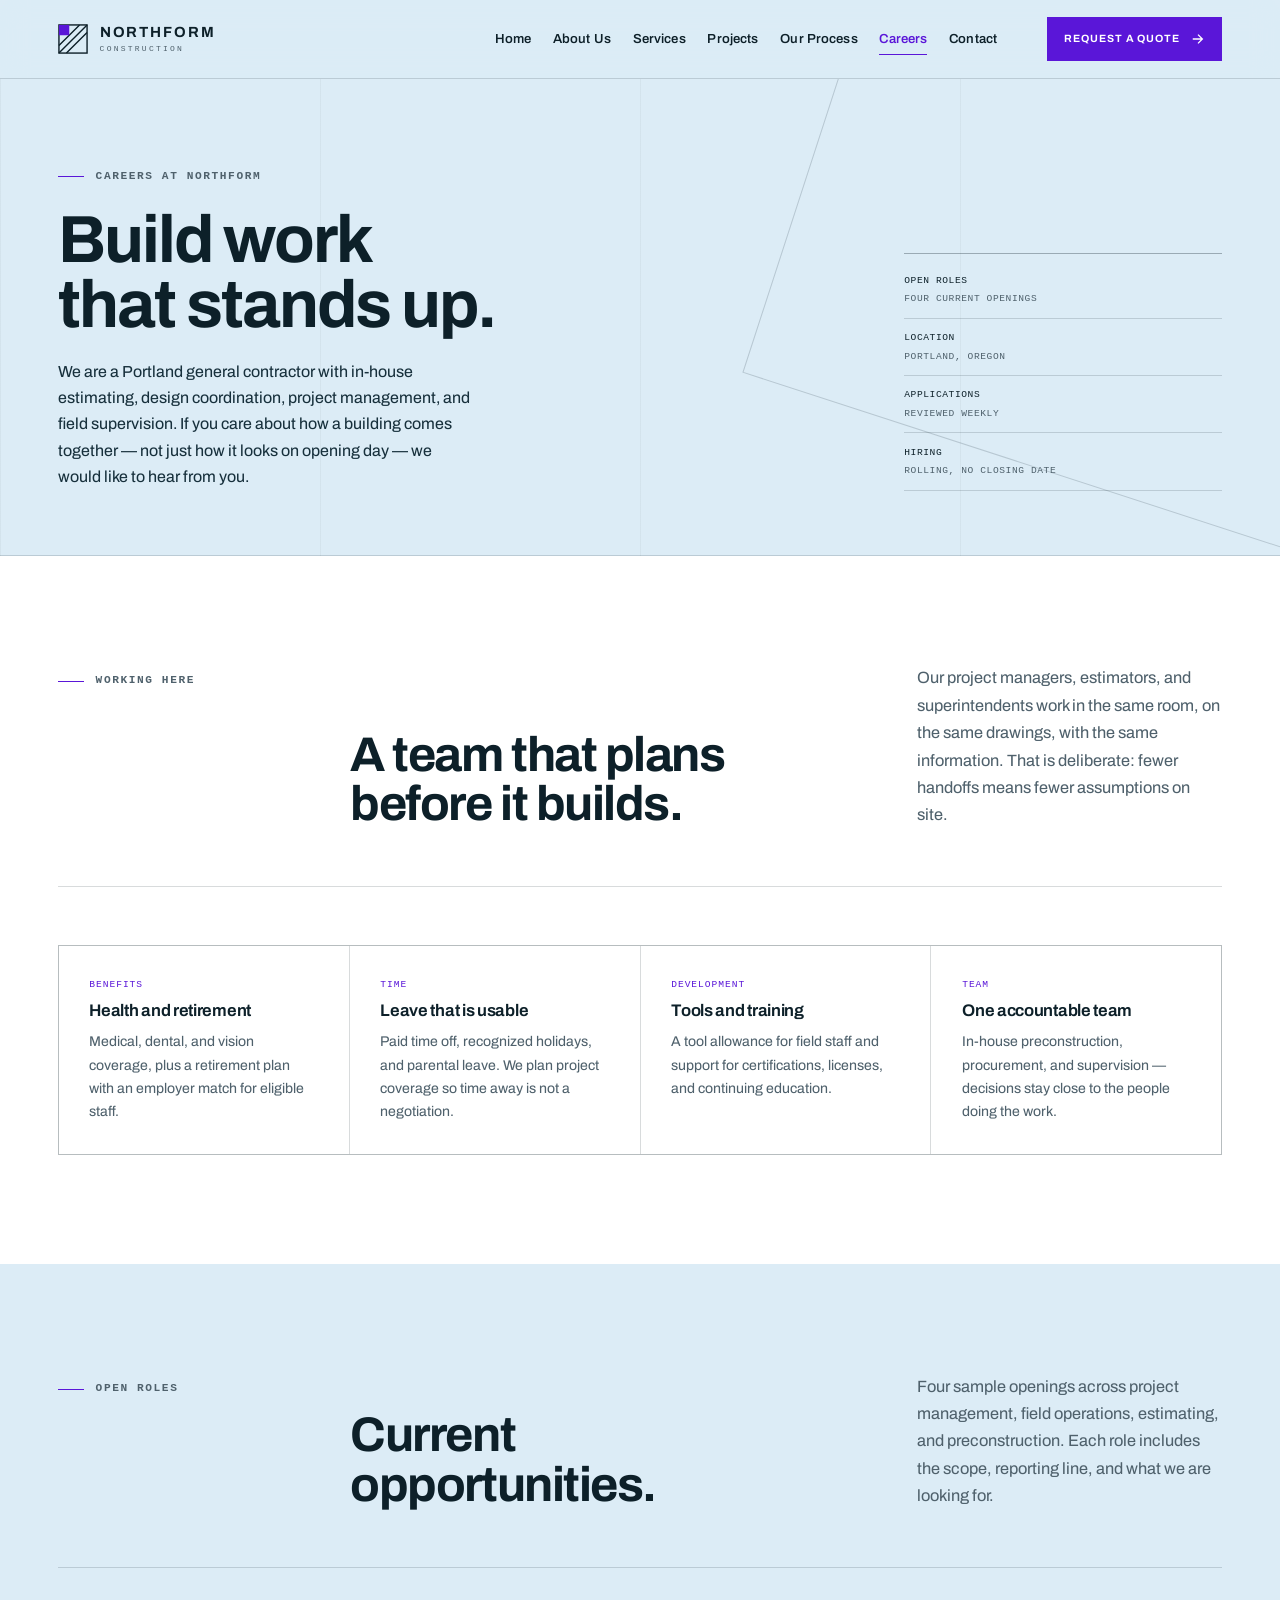
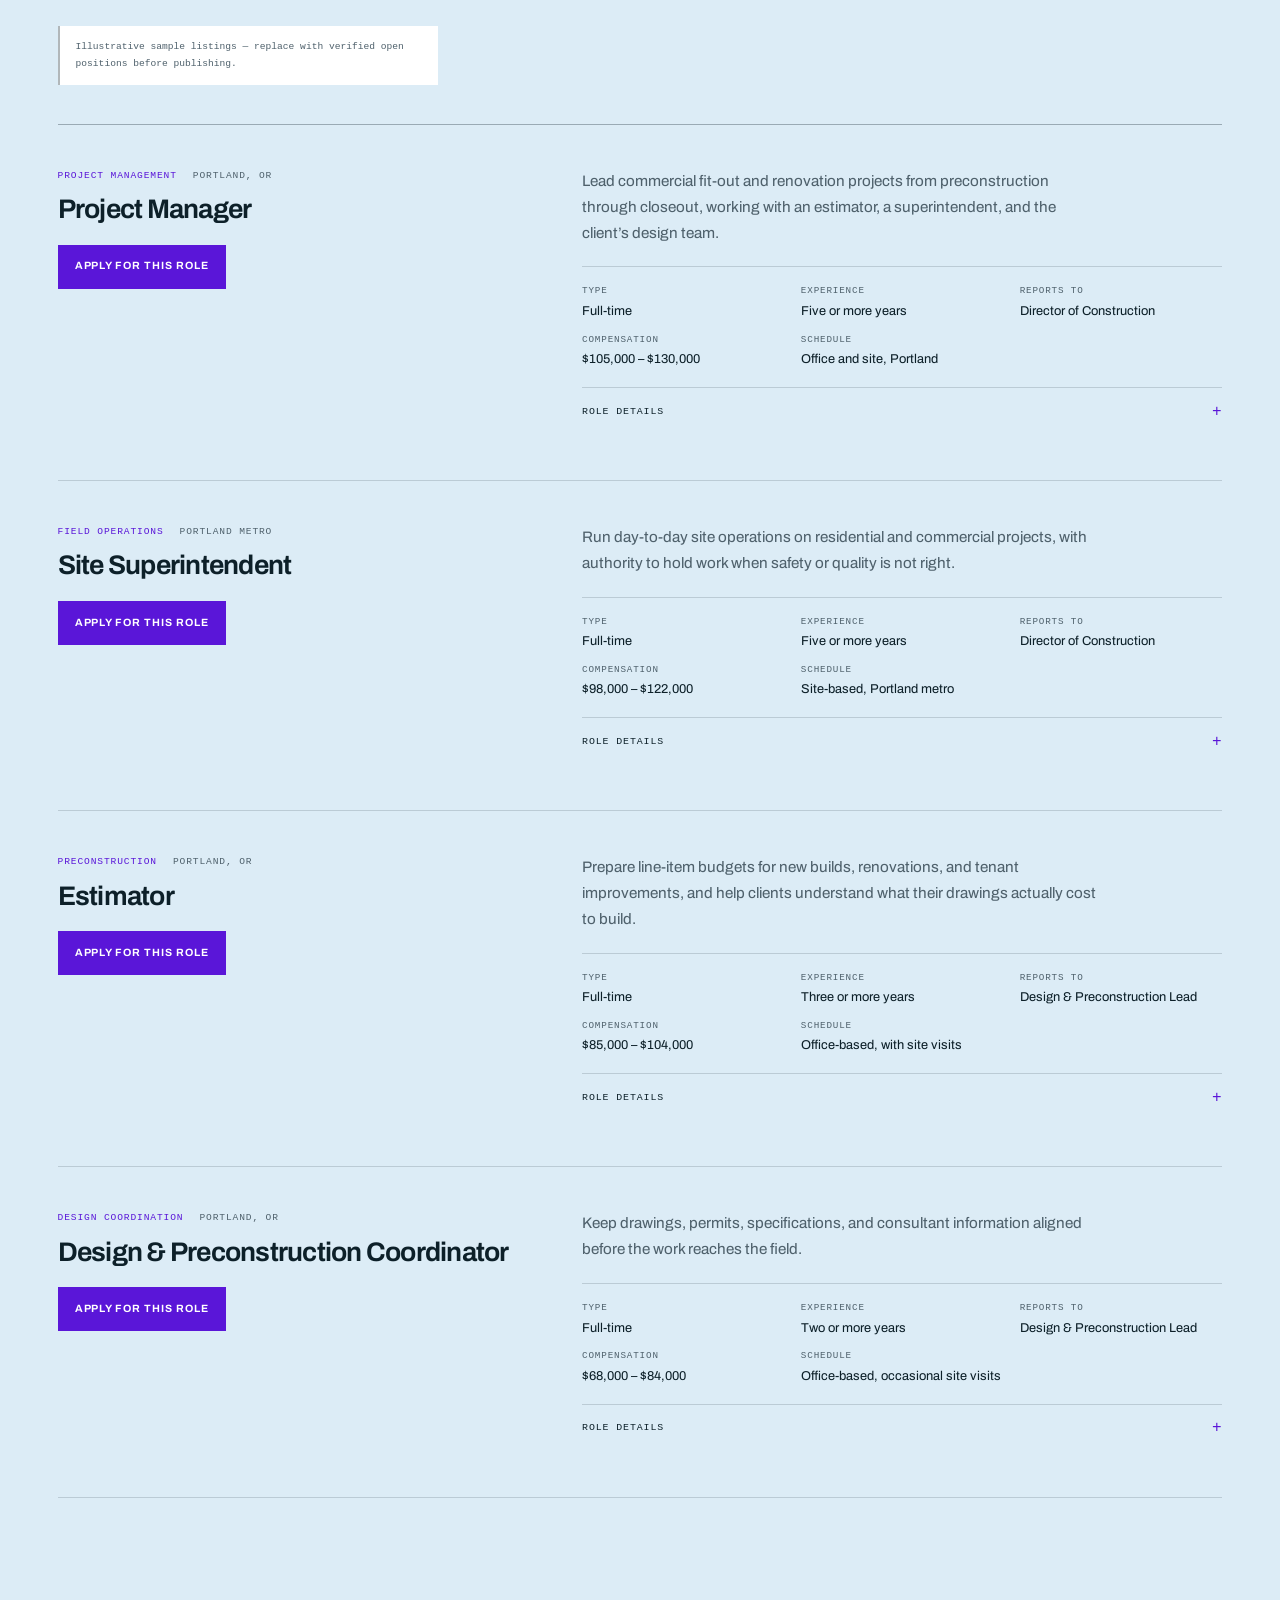
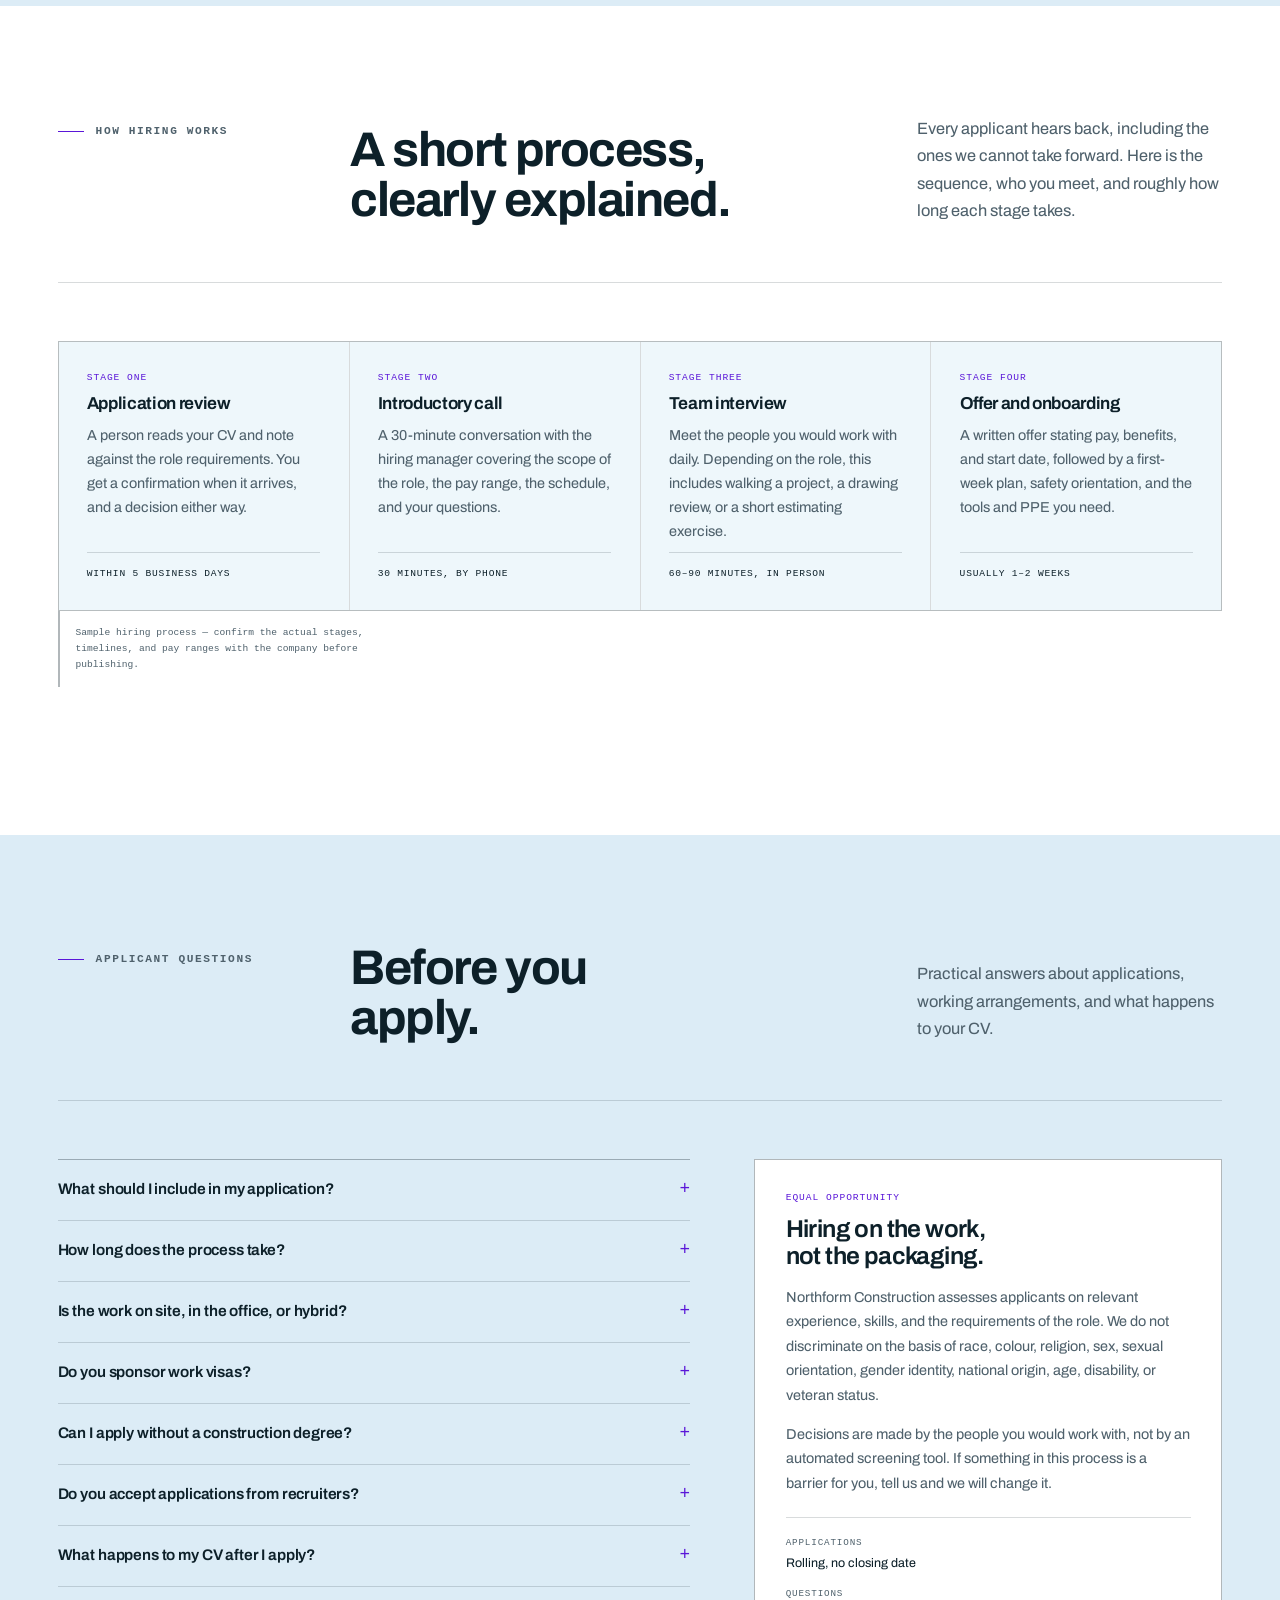
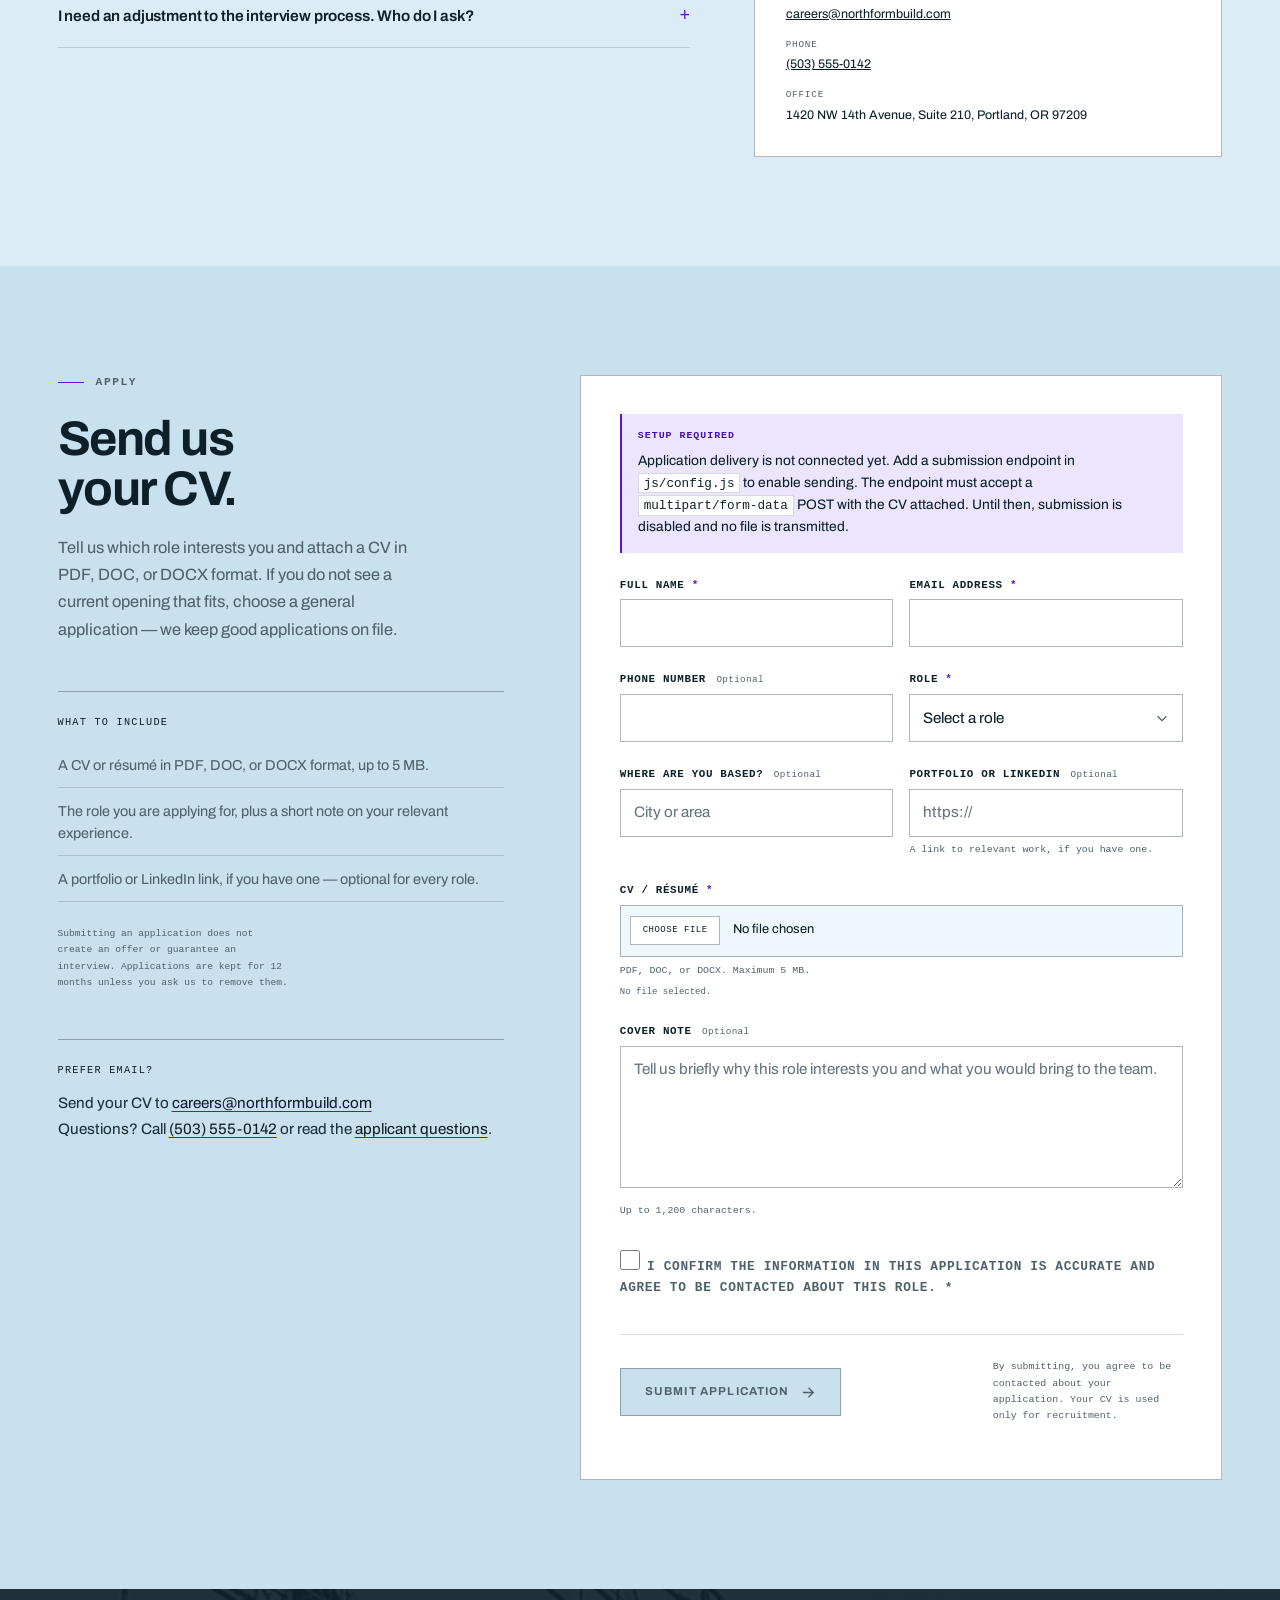
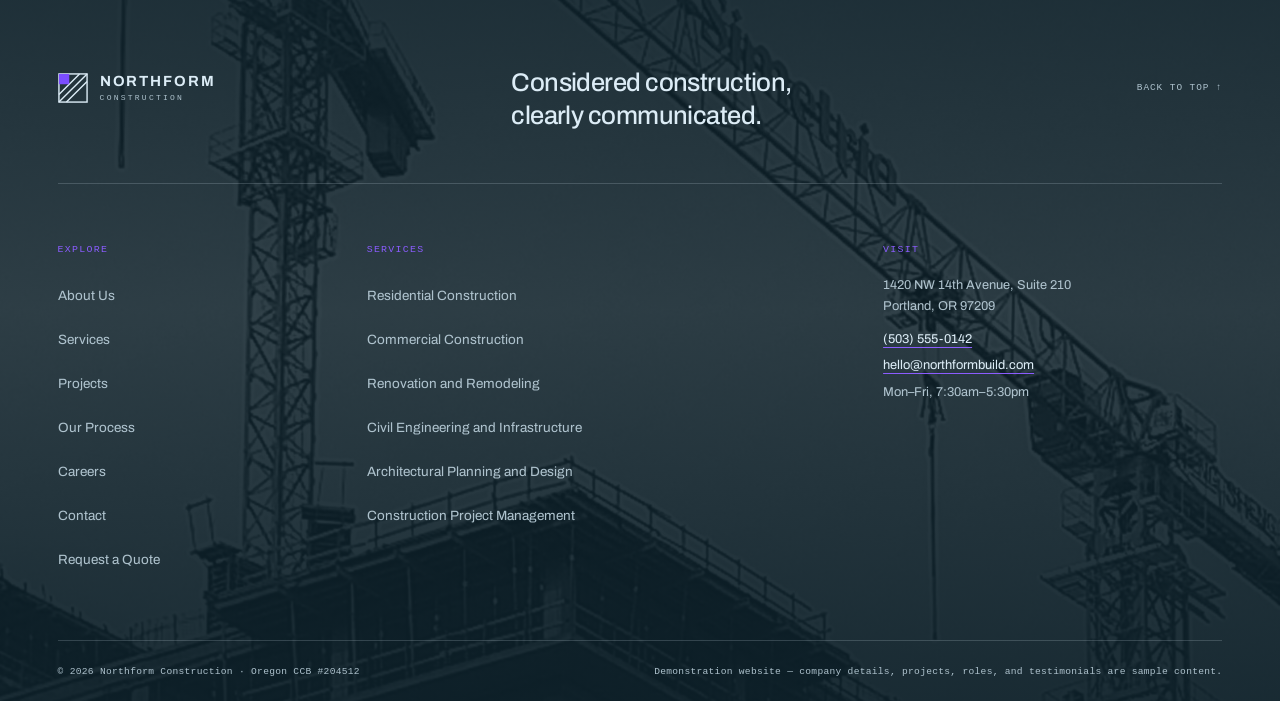
<file: careers.html>
<!DOCTYPE html>
<html lang="en">
<head>
  <meta charset="utf-8">
  <meta name="viewport" content="width=device-width, initial-scale=1">
  <title>Careers — Northform Construction, Portland</title>
  <meta name="description" content="Build your career with Northform Construction in Portland, Oregon. Explore project management, field, estimating, and preconstruction roles and apply with your CV.">
  <meta name="theme-color" content="#dcecf6">
  <link rel="icon" href="assets/favicon.svg" type="image/svg+xml">
  <link rel="preload" href="assets/fonts/archivo-latin-var.woff2" as="font" type="font/woff2" crossorigin>
  <link rel="stylesheet" href="css/styles.css">
  <script>document.documentElement.classList.add('js');</script>
  <script type="module" src="js/main.js"></script>
</head>
<body>
  <a class="skip-link" href="#main">Skip to content</a>

  <header class="site-header" data-header>
    <div class="shell header__inner">
      <a class="brand" href="index.html" aria-label="Northform Construction — home">
        <svg class="brand__mark" viewBox="0 0 32 32" width="32" height="32" aria-hidden="true" focusable="false">
          <rect x="1" y="1" width="30" height="30" fill="none" stroke="currentColor" stroke-width="1.5"/>
          <path d="M1 23L23 1M1 31L31 1M9 31L31 9" fill="none" stroke="currentColor" stroke-width="1.5"/>
          <rect x="1" y="1" width="11" height="11" fill="var(--ultra)"/>
        </svg>
        <span class="brand__text"><span class="brand__name">Northform</span><span class="brand__sub">Construction</span></span>
      </a>

      <nav class="primary-nav" aria-label="Primary">
        <ul class="primary-nav__list">
          <li><a class="primary-nav__link" href="index.html">Home</a></li>
          <li><a class="primary-nav__link" href="about.html">About Us</a></li>
          <li><a class="primary-nav__link" href="services.html">Services</a></li>
          <li><a class="primary-nav__link" href="projects.html">Projects</a></li>
          <li><a class="primary-nav__link" href="process.html">Our Process</a></li>
          <li><a class="primary-nav__link is-active" href="careers.html" aria-current="page">Careers</a></li>
          <li><a class="primary-nav__link" href="contact.html">Contact</a></li>
        </ul>
      </nav>

      <div class="header__actions">
        <a class="btn btn--primary btn--small header__cta" href="quote.html">
          Request a Quote
          <svg viewBox="0 0 16 16" width="14" height="14" aria-hidden="true" focusable="false"><path d="M2 8h11M8 3l5 5-5 5" fill="none" stroke="currentColor" stroke-width="1.5"/></svg>
        </a>
        <button class="menu-toggle" type="button" aria-expanded="false" aria-controls="mobile-menu" data-menu-toggle>
          <span class="menu-toggle__text">Menu</span>
          <span class="menu-toggle__icon" aria-hidden="true"><span></span><span></span></span>
        </button>
      </div>
    </div>

    <div class="mobile-menu" id="mobile-menu" data-mobile-menu hidden>
      <div class="mobile-menu__inner shell">
        <p class="eyebrow eyebrow--plain">Navigate</p>
        <nav aria-label="Mobile">
          <ul class="mobile-menu__list">
            <li><a href="index.html">Home</a></li>
            <li><a href="about.html">About Us</a></li>
            <li><a href="services.html">Services</a></li>
            <li><a href="projects.html">Projects</a></li>
            <li><a href="process.html">Our Process</a></li>
            <li><a href="careers.html" aria-current="page">Careers</a></li>
            <li><a href="contact.html">Contact</a></li>
          </ul>
        </nav>
        <div class="mobile-menu__footer">
          <a class="btn btn--primary" href="quote.html">Request a Quote</a>
          <p class="mobile-menu__note">Portland, Oregon · (503) 555-0142 · hello@northformbuild.com</p>
        </div>
      </div>
    </div>
  </header>

  <main id="main">
    <section class="page-hero" aria-labelledby="page-title">
      <div class="shell page-hero__inner">
        <div>
          <p class="eyebrow"><span class="eyebrow__rule" aria-hidden="true"></span>Careers at Northform</p>
          <h1 class="page-hero__title" id="page-title">Build work that stands up.</h1>
          <p class="page-hero__lede">We are a Portland general contractor with in-house estimating, design coordination, project management, and field supervision. If you care about how a building comes together — not just how it looks on opening day — we would like to hear from you.</p>
        </div>
        <div class="page-hero__aside">
          <p><span>Open roles</span>Four current openings</p>
          <p><span>Location</span>Portland, Oregon</p>
          <p><span>Applications</span>Reviewed weekly</p>
          <p><span>Hiring</span>Rolling, no closing date</p>
        </div>
      </div>
    </section>

    <section class="section section--white" aria-labelledby="working-title">
      <div class="shell">
        <header class="section-head reveal">
          <p class="eyebrow"><span class="eyebrow__rule" aria-hidden="true"></span>Working here</p>
          <div class="section-head__main">
            <h2 class="section-title" id="working-title">A team that plans<br>before it builds.</h2>
            <p class="section-lede">Our project managers, estimators, and superintendents work in the same room, on the same drawings, with the same information. That is deliberate: fewer handoffs means fewer assumptions on site.</p>
          </div>
        </header>

        <div class="careers-benefits reveal">
          <article class="careers-benefit">
            <p class="careers-benefit__label">Benefits</p>
            <h3 class="careers-benefit__title">Health and retirement</h3>
            <p class="careers-benefit__copy">Medical, dental, and vision coverage, plus a retirement plan with an employer match for eligible staff.</p>
          </article>
          <article class="careers-benefit">
            <p class="careers-benefit__label">Time</p>
            <h3 class="careers-benefit__title">Leave that is usable</h3>
            <p class="careers-benefit__copy">Paid time off, recognized holidays, and parental leave. We plan project coverage so time away is not a negotiation.</p>
          </article>
          <article class="careers-benefit">
            <p class="careers-benefit__label">Development</p>
            <h3 class="careers-benefit__title">Tools and training</h3>
            <p class="careers-benefit__copy">A tool allowance for field staff and support for certifications, licenses, and continuing education.</p>
          </article>
          <article class="careers-benefit">
            <p class="careers-benefit__label">Team</p>
            <h3 class="careers-benefit__title">One accountable team</h3>
            <p class="careers-benefit__copy">In-house preconstruction, procurement, and supervision — decisions stay close to the people doing the work.</p>
          </article>
        </div>
      </div>
    </section>

    <section class="section section--glacier" id="roles" aria-labelledby="roles-title">
      <div class="shell">
        <header class="section-head reveal">
          <p class="eyebrow"><span class="eyebrow__rule" aria-hidden="true"></span>Open roles</p>
          <div class="section-head__main">
            <h2 class="section-title" id="roles-title">Current<br>opportunities.</h2>
            <p class="section-lede">Four sample openings across project management, field operations, estimating, and preconstruction. Each role includes the scope, reporting line, and what we are looking for.</p>
          </div>
        </header>

        <p class="careers-note reveal">Illustrative sample listings — replace with verified open positions before publishing.</p>

        <ul class="role-list">
          <li class="role-card reveal" id="project-manager">
            <div class="role-card__head">
              <p class="role-card__meta"><span>Project management</span><span>Portland, OR</span></p>
              <h3 class="role-card__title">Project Manager</h3>
              <div class="role-card__actions">
                <a class="btn btn--primary btn--small" href="#apply" data-role="Project Manager">Apply for this role</a>
              </div>
            </div>
            <div class="role-card__body">
              <p class="role-card__copy">Lead commercial fit-out and renovation projects from preconstruction through closeout, working with an estimator, a superintendent, and the client’s design team.</p>
              <dl class="role-card__facts">
                <div><dt>Type</dt><dd>Full-time</dd></div>
                <div><dt>Experience</dt><dd>Five or more years</dd></div>
                <div><dt>Reports to</dt><dd>Director of Construction</dd></div>
                <div><dt>Compensation</dt><dd>$105,000 – $130,000</dd></div>
                <div><dt>Schedule</dt><dd>Office and site, Portland</dd></div>
              </dl>
              <details>
                <summary>Role details</summary>
                <div class="role-detail">
                  <h4>What you will do</h4>
                  <ul>
                    <li>Own the project programme, budget, and client communication from award to handover.</li>
                    <li>Coordinate drawings, permits, procurement, and trade schedules with the design team.</li>
                    <li>Run weekly owner meetings and issue written progress reports with decisions and risks.</li>
                    <li>Review change orders and cost forecasts with the estimator before they reach the client.</li>
                  </ul>
                  <h4>What we are looking for</h4>
                  <ul>
                    <li>Experience managing occupied commercial renovations in the Portland metro.</li>
                    <li>Working knowledge of Oregon building permits and standard construction contracts.</li>
                    <li>Clear written communication and comfort presenting cost and schedule trade-offs.</li>
                  </ul>
                </div>
              </details>
            </div>
          </li>

          <li class="role-card reveal" id="site-superintendent">
            <div class="role-card__head">
              <p class="role-card__meta"><span>Field operations</span><span>Portland metro</span></p>
              <h3 class="role-card__title">Site Superintendent</h3>
              <div class="role-card__actions">
                <a class="btn btn--primary btn--small" href="#apply" data-role="Site Superintendent">Apply for this role</a>
              </div>
            </div>
            <div class="role-card__body">
              <p class="role-card__copy">Run day-to-day site operations on residential and commercial projects, with authority to hold work when safety or quality is not right.</p>
              <dl class="role-card__facts">
                <div><dt>Type</dt><dd>Full-time</dd></div>
                <div><dt>Experience</dt><dd>Five or more years</dd></div>
                <div><dt>Reports to</dt><dd>Director of Construction</dd></div>
                <div><dt>Compensation</dt><dd>$98,000 – $122,000</dd></div>
                <div><dt>Schedule</dt><dd>Site-based, Portland metro</dd></div>
              </dl>
              <details>
                <summary>Role details</summary>
                <div class="role-detail">
                  <h4>What you will do</h4>
                  <ul>
                    <li>Sequence trades, maintain the look-ahead schedule, and protect the critical path.</li>
                    <li>Lead daily pre-task checks, site orientations, and weekly toolbox talks.</li>
                    <li>Walk milestones against approved drawings and log issues with photos and owners.</li>
                    <li>Keep the site clean, secure, and considerate of neighbours and occupied spaces.</li>
                  </ul>
                  <h4>What we are looking for</h4>
                  <ul>
                    <li>OSHA 30 certification, or willingness to complete it within the first 90 days.</li>
                    <li>Experience supervising multiple trades on active sites.</li>
                    <li>A calm, direct approach to resolving conflicts and coordinating inspections.</li>
                  </ul>
                </div>
              </details>
            </div>
          </li>

          <li class="role-card reveal" id="estimator">
            <div class="role-card__head">
              <p class="role-card__meta"><span>Preconstruction</span><span>Portland, OR</span></p>
              <h3 class="role-card__title">Estimator</h3>
              <div class="role-card__actions">
                <a class="btn btn--primary btn--small" href="#apply" data-role="Estimator">Apply for this role</a>
              </div>
            </div>
            <div class="role-card__body">
              <p class="role-card__copy">Prepare line-item budgets for new builds, renovations, and tenant improvements, and help clients understand what their drawings actually cost to build.</p>
              <dl class="role-card__facts">
                <div><dt>Type</dt><dd>Full-time</dd></div>
                <div><dt>Experience</dt><dd>Three or more years</dd></div>
                <div><dt>Reports to</dt><dd>Design &amp; Preconstruction Lead</dd></div>
                <div><dt>Compensation</dt><dd>$85,000 – $104,000</dd></div>
                <div><dt>Schedule</dt><dd>Office-based, with site visits</dd></div>
              </dl>
              <details>
                <summary>Role details</summary>
                <div class="role-detail">
                  <h4>What you will do</h4>
                  <ul>
                    <li>Take off quantities and build clear, auditable estimates from drawings and specifications.</li>
                    <li>Solicit and level subcontractor pricing, and document inclusions and exclusions.</li>
                    <li>Maintain unit rates and allowances for common scopes in the Portland market.</li>
                    <li>Support the project manager with buyout and change-order pricing.</li>
                  </ul>
                  <h4>What we are looking for</h4>
                  <ul>
                    <li>Estimating experience on residential or commercial construction projects.</li>
                    <li>Confident spreadsheet skills and a careful, documented approach to assumptions.</li>
                    <li>Ability to read architectural, structural, and mechanical drawings.</li>
                  </ul>
                </div>
              </details>
            </div>
          </li>

          <li class="role-card reveal" id="design-coordinator">
            <div class="role-card__head">
              <p class="role-card__meta"><span>Design coordination</span><span>Portland, OR</span></p>
              <h3 class="role-card__title">Design &amp; Preconstruction Coordinator</h3>
              <div class="role-card__actions">
                <a class="btn btn--primary btn--small" href="#apply" data-role="Design &amp; Preconstruction Coordinator">Apply for this role</a>
              </div>
            </div>
            <div class="role-card__body">
              <p class="role-card__copy">Keep drawings, permits, specifications, and consultant information aligned before the work reaches the field.</p>
              <dl class="role-card__facts">
                <div><dt>Type</dt><dd>Full-time</dd></div>
                <div><dt>Experience</dt><dd>Two or more years</dd></div>
                <div><dt>Reports to</dt><dd>Design &amp; Preconstruction Lead</dd></div>
                <div><dt>Compensation</dt><dd>$68,000 – $84,000</dd></div>
                <div><dt>Schedule</dt><dd>Office-based, occasional site visits</dd></div>
              </dl>
              <details>
                <summary>Role details</summary>
                <div class="role-detail">
                  <h4>What you will do</h4>
                  <ul>
                    <li>Track drawing revisions and distribute current information to the site team.</li>
                    <li>Coordinate permit submissions and responses across jurisdictions.</li>
                    <li>Log and route requests for information, submittals, and consultant reviews.</li>
                    <li>Help assemble the project manual, finish schedule, and handover documents.</li>
                  </ul>
                  <h4>What we are looking for</h4>
                  <ul>
                    <li>Experience in an architecture, engineering, or construction office.</li>
                    <li>Familiarity with drawing sets, revision control, and permit processes.</li>
                    <li>Strong organisation and a detail-first approach to document control.</li>
                  </ul>
                </div>
              </details>
            </div>
          </li>
        </ul>
      </div>
    </section>

    <section class="section section--white" id="hiring" aria-labelledby="hiring-title">
      <div class="shell">
        <header class="section-head reveal">
          <p class="eyebrow"><span class="eyebrow__rule" aria-hidden="true"></span>How hiring works</p>
          <div class="section-head__main">
            <h2 class="section-title" id="hiring-title">A short process,<br>clearly explained.</h2>
            <p class="section-lede">Every applicant hears back, including the ones we cannot take forward. Here is the sequence, who you meet, and roughly how long each stage takes.</p>
          </div>
        </header>

        <div class="hire-steps reveal">
          <article class="hire-step">
            <p class="hire-step__label">Stage one</p>
            <h3 class="hire-step__title">Application review</h3>
            <p class="hire-step__copy">A person reads your CV and note against the role requirements. You get a confirmation when it arrives, and a decision either way.</p>
            <p class="hire-step__time">Within 5 business days</p>
          </article>
          <article class="hire-step">
            <p class="hire-step__label">Stage two</p>
            <h3 class="hire-step__title">Introductory call</h3>
            <p class="hire-step__copy">A 30-minute conversation with the hiring manager covering the scope of the role, the pay range, the schedule, and your questions.</p>
            <p class="hire-step__time">30 minutes, by phone</p>
          </article>
          <article class="hire-step">
            <p class="hire-step__label">Stage three</p>
            <h3 class="hire-step__title">Team interview</h3>
            <p class="hire-step__copy">Meet the people you would work with daily. Depending on the role, this includes walking a project, a drawing review, or a short estimating exercise.</p>
            <p class="hire-step__time">60–90 minutes, in person</p>
          </article>
          <article class="hire-step">
            <p class="hire-step__label">Stage four</p>
            <h3 class="hire-step__title">Offer and onboarding</h3>
            <p class="hire-step__copy">A written offer stating pay, benefits, and start date, followed by a first-week plan, safety orientation, and the tools and PPE you need.</p>
            <p class="hire-step__time">Usually 1–2 weeks</p>
          </article>
        </div>

        <p class="careers-note reveal">Sample hiring process — confirm the actual stages, timelines, and pay ranges with the company before publishing.</p>
      </div>
    </section>

    <section class="section section--glacier" id="applicant-questions" aria-labelledby="faq-title">
      <div class="shell">
        <header class="section-head reveal">
          <p class="eyebrow"><span class="eyebrow__rule" aria-hidden="true"></span>Applicant questions</p>
          <div class="section-head__main">
            <h2 class="section-title" id="faq-title">Before you<br>apply.</h2>
            <p class="section-lede">Practical answers about applications, working arrangements, and what happens to your CV.</p>
          </div>
        </header>

        <div class="careers-faq">
          <div class="faq reveal">
            <details class="faq__item">
              <summary>What should I include in my application?</summary>
              <p>A CV in PDF, DOC, or DOCX format up to 5 MB, the role you are applying for, and a short cover note. A portfolio or LinkedIn link is optional and only expected where the role lists it. There is no separate written test at application stage.</p>
            </details>
            <details class="faq__item">
              <summary>How long does the process take?</summary>
              <p>Most hires move from application to offer in two to four weeks. You will receive an acknowledgement within five business days, and a decision either way once the shortlist is confirmed.</p>
            </details>
            <details class="faq__item">
              <summary>Is the work on site, in the office, or hybrid?</summary>
              <p>Field roles are site-based in the Portland metro and begin early. Estimating and preconstruction roles work mainly from the office at 1420 NW 14th Avenue, with site visits as projects require. We do not currently offer fully remote positions, because the work depends on being close to drawings and to site.</p>
            </details>
            <details class="faq__item">
              <summary>Do you sponsor work visas?</summary>
              <p>Not at present. Applicants must be authorised to work in the United States. If your situation changes, a general application is still welcome.</p>
            </details>
            <details class="faq__item">
              <summary>Can I apply without a construction degree?</summary>
              <p>Yes. Each listing states the experience and qualifications it actually needs. Site supervision and estimating both have routes in through trade experience, and we consider equivalent practical experience alongside formal qualifications.</p>
            </details>
            <details class="faq__item">
              <summary>Do you accept applications from recruiters?</summary>
              <p>We work directly with applicants. Unsolicited CVs from agencies are not accepted and no fee is owed on them, so please apply yourself or email the careers address.</p>
            </details>
            <details class="faq__item">
              <summary>What happens to my CV after I apply?</summary>
              <p>Your application is used only for recruitment and is kept for 12 months, then deleted. You can ask us to remove it sooner at any time by emailing <a href="mailto:careers@northformbuild.com">careers@northformbuild.com</a>.</p>
            </details>
            <details class="faq__item">
              <summary>I need an adjustment to the interview process. Who do I ask?</summary>
              <p>Tell us when you apply or at any point after. We can send questions in advance, allow extra time, change the format, or meet somewhere step-free. Asking does not affect how your application is assessed.</p>
            </details>
          </div>

          <aside class="careers-statement reveal" aria-labelledby="statement-title">
            <p class="careers-benefit__label">Equal opportunity</p>
            <h3 class="careers-statement__title" id="statement-title">Hiring on the work,<br>not the packaging.</h3>
            <p class="careers-statement__copy">Northform Construction assesses applicants on relevant experience, skills, and the requirements of the role. We do not discriminate on the basis of race, colour, religion, sex, sexual orientation, gender identity, national origin, age, disability, or veteran status.</p>
            <p class="careers-statement__copy">Decisions are made by the people you would work with, not by an automated screening tool. If something in this process is a barrier for you, tell us and we will change it.</p>
            <dl class="careers-statement__facts">
              <div><dt>Applications</dt><dd>Rolling, no closing date</dd></div>
              <div><dt>Questions</dt><dd><a href="mailto:careers@northformbuild.com">careers@northformbuild.com</a></dd></div>
              <div><dt>Phone</dt><dd><a href="tel:+15035550142">(503) 555-0142</a></dd></div>
              <div><dt>Office</dt><dd>1420 NW 14th Avenue, Suite 210, Portland, OR 97209</dd></div>
            </dl>
          </aside>
        </div>
      </div>
    </section>

    <section class="section section--quote" id="apply" aria-labelledby="apply-title">
      <div class="shell">
        <div class="careers-apply">
          <div class="careers-apply__intro">
            <p class="eyebrow"><span class="eyebrow__rule" aria-hidden="true"></span>Apply</p>
            <h2 class="section-title" id="apply-title">Send us<br>your CV.</h2>
            <p class="section-lede">Tell us which role interests you and attach a CV in PDF, DOC, or DOCX format. If you do not see a current opening that fits, choose a general application — we keep good applications on file.</p>

            <div class="quote__next">
              <p class="quote__next-label">What to include</p>
              <ul class="quote__steps">
                <li><span>A CV or résumé in PDF, DOC, or DOCX format, up to 5 MB.</span></li>
                <li><span>The role you are applying for, plus a short note on your relevant experience.</span></li>
                <li><span>A portfolio or LinkedIn link, if you have one — optional for every role.</span></li>
              </ul>
            </div>

            <p class="quote__note">Submitting an application does not create an offer or guarantee an interview. Applications are kept for 12 months unless you ask us to remove them.</p>

            <div class="quote__next">
              <p class="quote__next-label">Prefer email?</p>
              <p class="quote__next-label" style="text-transform: none; letter-spacing: 0; font-family: var(--font); font-size: 0.95rem; line-height: 1.7; color: var(--ink-soft);">
                Send your CV to <a href="mailto:careers@northformbuild.com">careers@northformbuild.com</a><br>
                Questions? Call <a href="tel:+15035550142">(503) 555-0142</a> or read the <a href="#applicant-questions">applicant questions</a>.
              </p>
            </div>
          </div>

          <div class="quote__form-wrap reveal">
            <form class="quote-form" data-careers-form novalidate>
              <div class="form-note" id="careers-form-setup-note" data-endpoint-notice>
                <p class="form-note__label">Setup required</p>
                <p>Application delivery is not connected yet. Add a submission endpoint in <code>js/config.js</code> to enable sending. The endpoint must accept a <code>multipart/form-data</code> POST with the CV attached. Until then, submission is disabled and no file is transmitted.</p>
              </div>

              <div class="form-grid">
                <div class="field">
                  <label for="applicant-name">Full Name <span class="req" aria-hidden="true">*</span><span class="sr-only"> (required)</span></label>
                  <input id="applicant-name" name="fullName" type="text" autocomplete="name" required aria-describedby="applicant-name-error">
                  <p class="field__error" id="applicant-name-error" data-error-for="fullName"></p>
                </div>

                <div class="field">
                  <label for="applicant-email">Email Address <span class="req" aria-hidden="true">*</span><span class="sr-only"> (required)</span></label>
                  <input id="applicant-email" name="email" type="email" inputmode="email" autocomplete="email" required aria-describedby="applicant-email-error">
                  <p class="field__error" id="applicant-email-error" data-error-for="email"></p>
                </div>

                <div class="field">
                  <label for="applicant-phone">Phone Number <span class="optional">Optional</span></label>
                  <input id="applicant-phone" name="phone" type="tel" inputmode="tel" autocomplete="tel" aria-describedby="applicant-phone-error">
                  <p class="field__error" id="applicant-phone-error" data-error-for="phone"></p>
                </div>

                <div class="field">
                  <label for="position">Role <span class="req" aria-hidden="true">*</span><span class="sr-only"> (required)</span></label>
                  <div class="select-wrap">
                    <select id="position" name="position" required aria-describedby="position-error">
                      <option value="" selected disabled>Select a role</option>
                      <option>Project Manager</option>
                      <option>Site Superintendent</option>
                      <option>Estimator</option>
                      <option>Design &amp; Preconstruction Coordinator</option>
                      <option>General application</option>
                    </select>
                    <svg viewBox="0 0 16 16" width="14" height="14" aria-hidden="true" focusable="false"><path d="M3 6l5 5 5-5" fill="none" stroke="currentColor" stroke-width="1.5"/></svg>
                  </div>
                  <p class="field__error" id="position-error" data-error-for="position"></p>
                </div>

                <div class="field">
                  <label for="applicant-location">Where are you based? <span class="optional">Optional</span></label>
                  <input id="applicant-location" name="location" type="text" autocomplete="address-level2" placeholder="City or area" aria-describedby="applicant-location-error">
                  <p class="field__error" id="applicant-location-error" data-error-for="location"></p>
                </div>

                <div class="field">
                  <label for="portfolio">Portfolio or LinkedIn <span class="optional">Optional</span></label>
                  <input id="portfolio" name="portfolio" type="url" inputmode="url" placeholder="https://" aria-describedby="portfolio-help portfolio-error">
                  <p class="field__hint" id="portfolio-help">A link to relevant work, if you have one.</p>
                  <p class="field__error" id="portfolio-error" data-error-for="portfolio"></p>
                </div>

                <div class="field field--full">
                  <label for="cv">CV / Résumé <span class="req" aria-hidden="true">*</span><span class="sr-only"> (required)</span></label>
                  <input id="cv" name="cv" type="file" accept=".pdf,.doc,.docx,application/pdf,application/msword,application/vnd.openxmlformats-officedocument.wordprocessingml.document" required aria-describedby="cv-help cv-error" data-cv-input>
                  <p class="field__hint" id="cv-help">PDF, DOC, or DOCX. Maximum 5 MB.</p>
                  <p class="file-meta" data-file-meta aria-live="polite">No file selected.</p>
                  <p class="field__error" id="cv-error" data-error-for="cv"></p>
                </div>

                <div class="field field--full">
                  <label for="cover-note">Cover Note <span class="optional">Optional</span></label>
                  <textarea id="cover-note" name="coverNote" rows="4" maxlength="1200" placeholder="Tell us briefly why this role interests you and what you would bring to the team." aria-describedby="cover-note-help cover-note-error"></textarea>
                  <p class="field__hint" id="cover-note-help">Up to 1,200 characters.</p>
                  <p class="field__error" id="cover-note-error" data-error-for="coverNote"></p>
                </div>

                <div class="field field--full">
                  <label class="checkbox" for="consent">
                    <input id="consent" name="consent" type="checkbox" value="yes" required aria-describedby="consent-error">
                    <span>I confirm the information in this application is accurate and agree to be contacted about this role. <span class="req" aria-hidden="true">*</span><span class="sr-only"> (required)</span></span>
                  </label>
                  <p class="field__error" id="consent-error" data-error-for="consent"></p>
                </div>
              </div>

              <div class="form-actions">
                <button class="btn btn--primary" type="submit" data-submit>
                  <span data-submit-label>Submit Application</span>
                  <svg class="btn__arrow" viewBox="0 0 16 16" width="15" height="15" aria-hidden="true" focusable="false"><path d="M2 8h11M8 3l5 5-5 5" fill="none" stroke="currentColor" stroke-width="1.5"/></svg>
                  <span class="spinner" aria-hidden="true"></span>
                </button>
                <p class="form-consent">By submitting, you agree to be contacted about your application. Your CV is used only for recruitment.</p>
              </div>

              <div class="form-status" role="status" aria-live="polite" aria-atomic="true" data-form-status></div>
              <div class="form-error" role="alert" data-form-error hidden></div>
            </form>
          </div>
        </div>
      </div>
    </section>
  </main>

  <footer class="site-footer">
    <div class="shell">
      <div class="footer__top">
        <a class="brand brand--footer" href="index.html" aria-label="Northform Construction — back to home">
          <svg class="brand__mark" viewBox="0 0 32 32" width="32" height="32" aria-hidden="true" focusable="false">
            <rect x="1" y="1" width="30" height="30" fill="none" stroke="currentColor" stroke-width="1.5"/>
            <path d="M1 23L23 1M1 31L31 1M9 31L31 9" fill="none" stroke="currentColor" stroke-width="1.5"/>
            <rect x="1" y="1" width="11" height="11" fill="#7b4dff"/>
          </svg>
          <span class="brand__text"><span class="brand__name">Northform</span><span class="brand__sub">Construction</span></span>
        </a>
        <p class="footer__statement">Considered construction, clearly communicated.</p>
        <a class="footer__top-link" href="#main">Back to top <span aria-hidden="true">↑</span></a>
      </div>

      <div class="footer__grid">
        <div class="footer__col">
          <p class="footer__label">Explore</p>
          <ul class="footer__links">
            <li><a href="about.html">About Us</a></li>
            <li><a href="services.html">Services</a></li>
            <li><a href="projects.html">Projects</a></li>
            <li><a href="process.html">Our Process</a></li>
            <li><a href="careers.html">Careers</a></li>
            <li><a href="contact.html">Contact</a></li>
            <li><a href="quote.html">Request a Quote</a></li>
          </ul>
        </div>
        <div class="footer__col">
          <p class="footer__label">Services</p>
          <ul class="footer__links footer__links--plain">
            <li><a href="services.html#residential">Residential Construction</a></li>
            <li><a href="services.html#commercial">Commercial Construction</a></li>
            <li><a href="services.html#renovation">Renovation and Remodeling</a></li>
            <li><a href="services.html#civil">Civil Engineering and Infrastructure</a></li>
            <li><a href="services.html#design">Architectural Planning and Design</a></li>
            <li><a href="services.html#management">Construction Project Management</a></li>
          </ul>
        </div>
        <div class="footer__col">
          <p class="footer__label">Visit</p>
          <ul class="footer__contact">
            <li class="footer__contact--address">1420 NW 14th Avenue, Suite 210<br>Portland, OR 97209</li>
            <li><a href="tel:+15035550142">(503) 555-0142</a></li>
            <li><a href="mailto:hello@northformbuild.com">hello@northformbuild.com</a></li>
            <li>Mon–Fri, 7:30am–5:30pm</li>
          </ul>
        </div>
      </div>

      <div class="footer__bottom">
        <p>© <span data-year>2026</span> Northform Construction · Oregon CCB #204512</p>
        <p>Demonstration website — company details, projects, roles, and testimonials are sample content.</p>
      </div>
    </div>
  </footer>
</body>
</html>
</file>
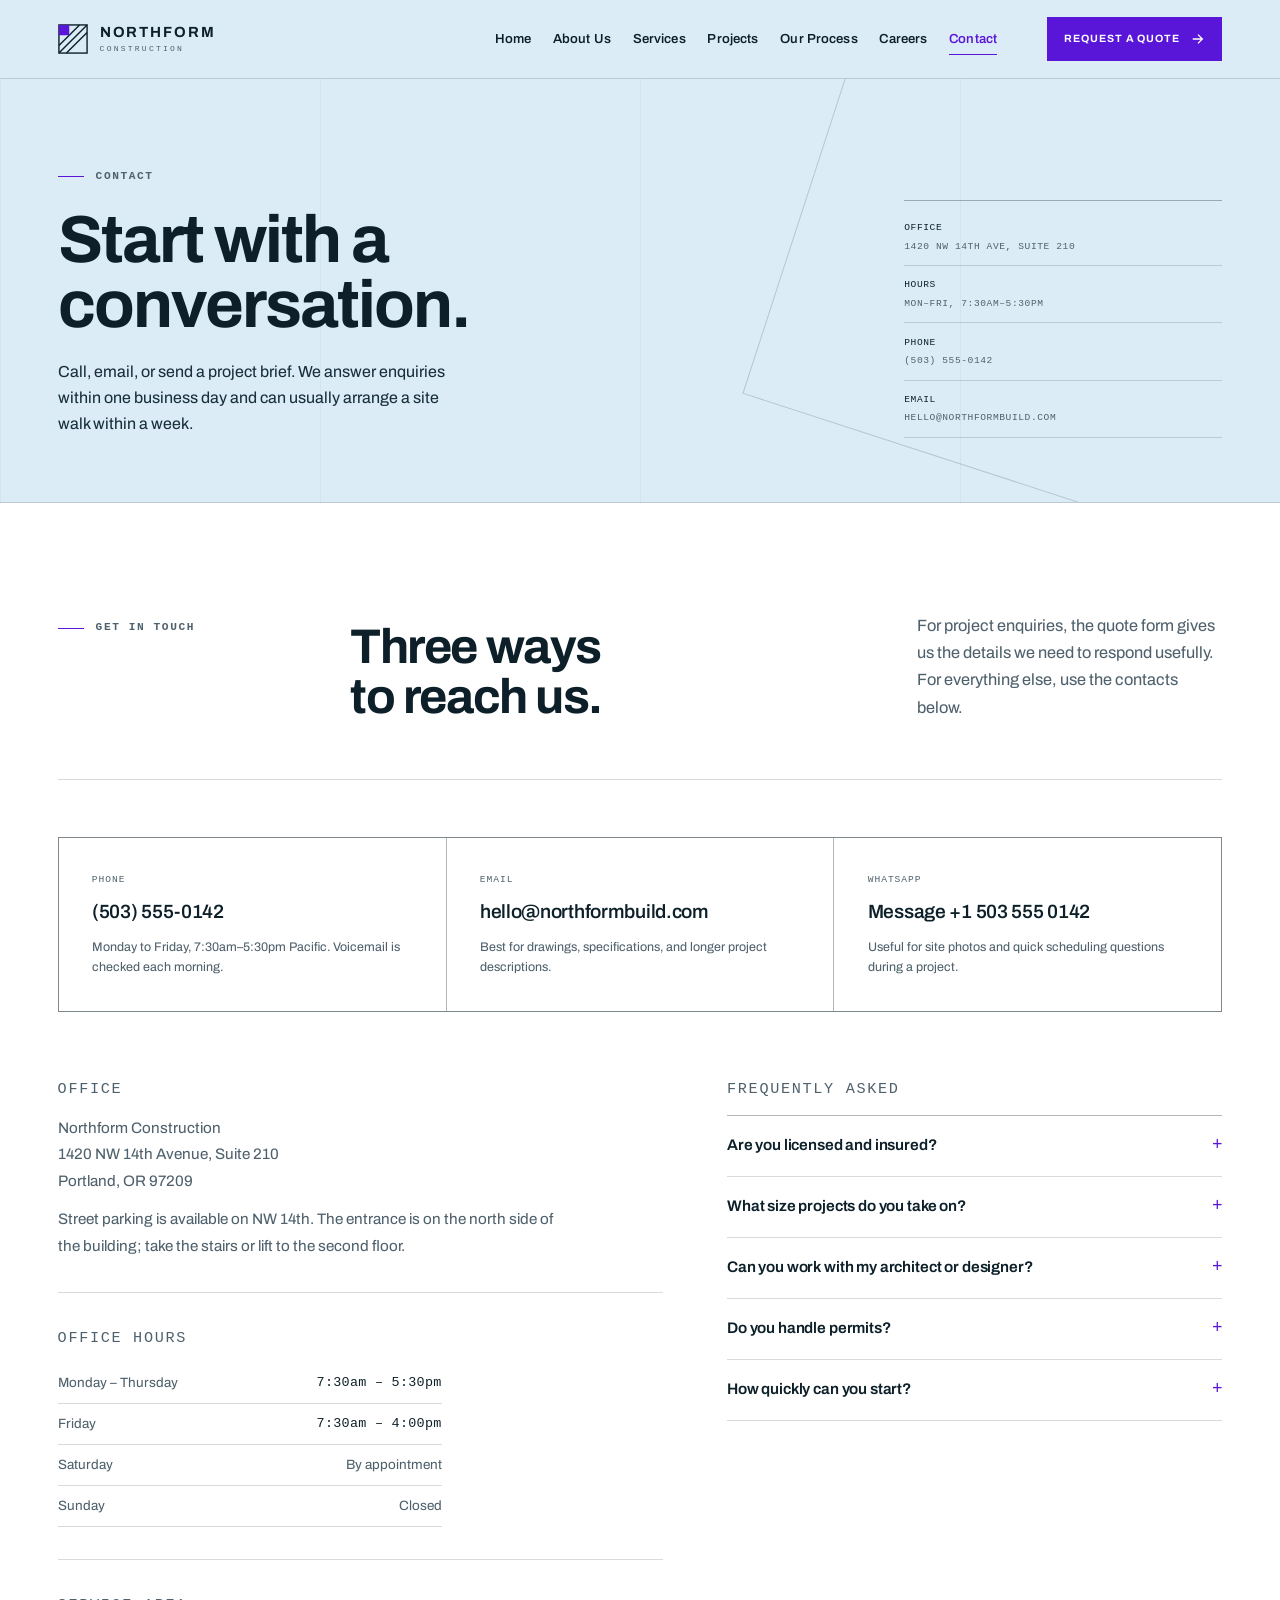
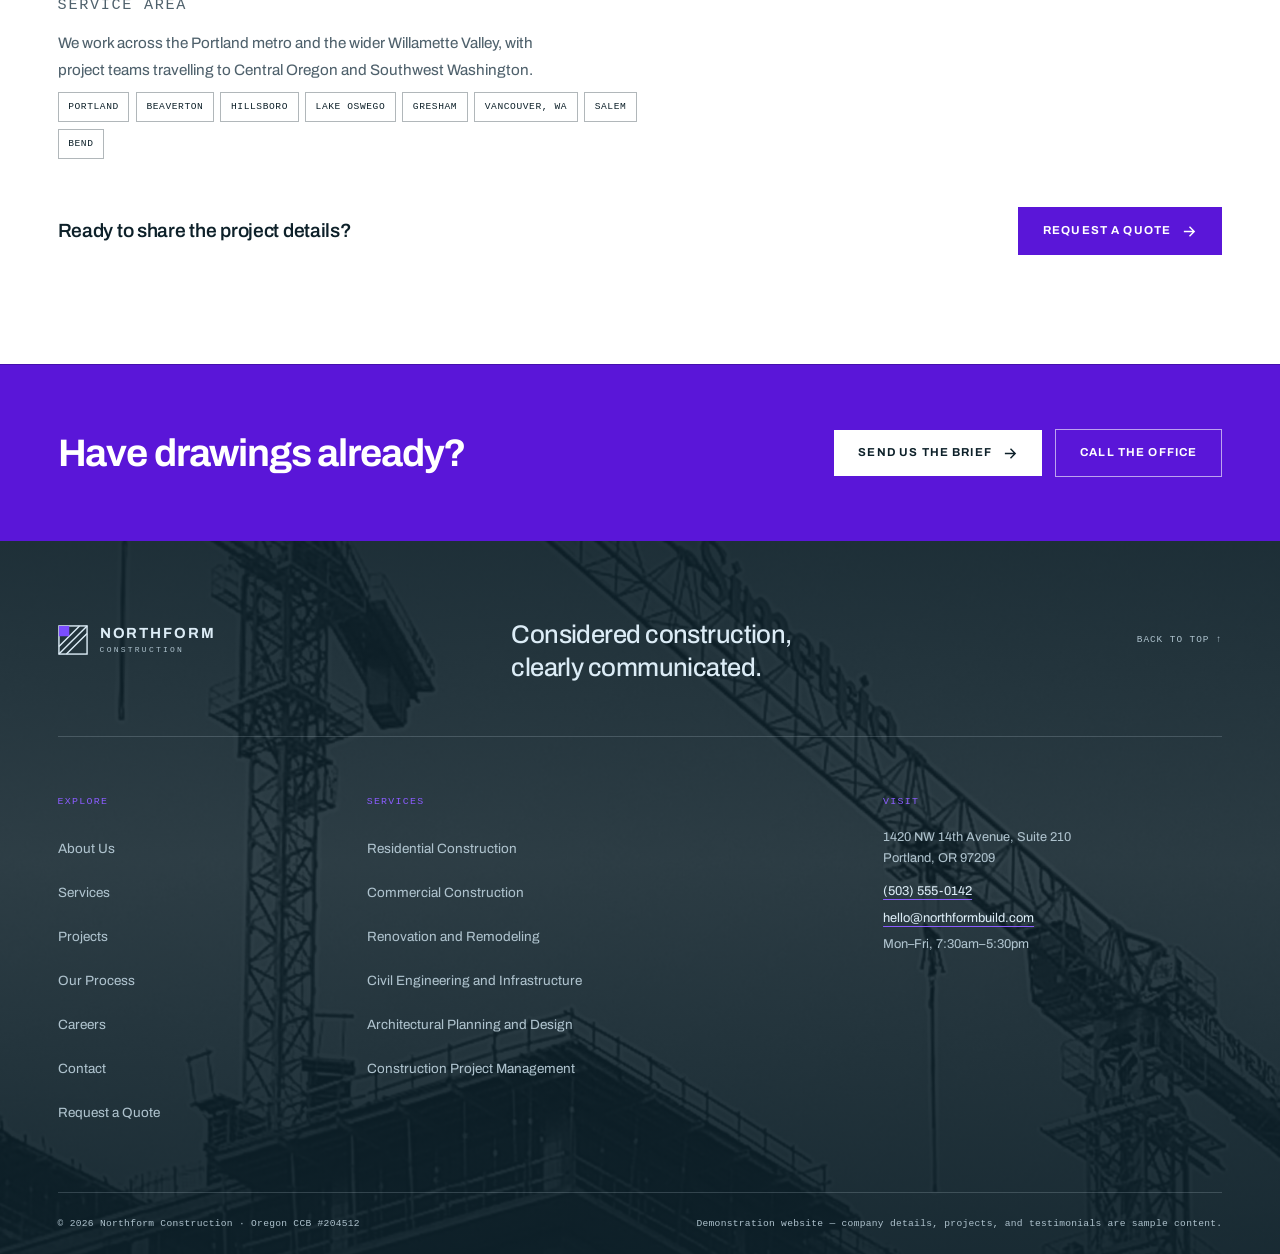
<file: contact.html>
<!DOCTYPE html>
<html lang="en">
<head>
  <meta charset="utf-8">
  <meta name="viewport" content="width=device-width, initial-scale=1">
  <title>Contact — Northform Construction, Portland</title>
  <meta name="description" content="Contact Northform Construction in Portland, Oregon. Call (503) 555-0142, email hello@northformbuild.com, or request a quote for your project.">
  <meta name="theme-color" content="#dcecf6">
  <link rel="icon" href="assets/favicon.svg" type="image/svg+xml">
  <link rel="preload" href="assets/fonts/archivo-latin-var.woff2" as="font" type="font/woff2" crossorigin>
  <link rel="stylesheet" href="css/styles.css">
  <script>document.documentElement.classList.add('js');</script>
  <script type="module" src="js/main.js"></script>
</head>
<body>
  <a class="skip-link" href="#main">Skip to content</a>

  <header class="site-header" data-header>
    <div class="shell header__inner">
      <a class="brand" href="index.html" aria-label="Northform Construction — home">
        <svg class="brand__mark" viewBox="0 0 32 32" width="32" height="32" aria-hidden="true" focusable="false">
          <rect x="1" y="1" width="30" height="30" fill="none" stroke="currentColor" stroke-width="1.5"/>
          <path d="M1 23L23 1M1 31L31 1M9 31L31 9" fill="none" stroke="currentColor" stroke-width="1.5"/>
          <rect x="1" y="1" width="11" height="11" fill="var(--ultra)"/>
        </svg>
        <span class="brand__text"><span class="brand__name">Northform</span><span class="brand__sub">Construction</span></span>
      </a>

      <nav class="primary-nav" aria-label="Primary">
        <ul class="primary-nav__list">
          <li><a class="primary-nav__link" href="index.html">Home</a></li>
          <li><a class="primary-nav__link" href="about.html">About Us</a></li>
          <li><a class="primary-nav__link" href="services.html">Services</a></li>
          <li><a class="primary-nav__link" href="projects.html">Projects</a></li>
          <li><a class="primary-nav__link" href="process.html">Our Process</a></li>
          <li><a class="primary-nav__link" href="careers.html">Careers</a></li>
          <li><a class="primary-nav__link is-active" href="contact.html" aria-current="page">Contact</a></li>
        </ul>
      </nav>

      <div class="header__actions">
        <a class="btn btn--primary btn--small header__cta" href="quote.html">
          Request a Quote
          <svg viewBox="0 0 16 16" width="14" height="14" aria-hidden="true" focusable="false"><path d="M2 8h11M8 3l5 5-5 5" fill="none" stroke="currentColor" stroke-width="1.5"/></svg>
        </a>
        <button class="menu-toggle" type="button" aria-expanded="false" aria-controls="mobile-menu" data-menu-toggle>
          <span class="menu-toggle__text">Menu</span>
          <span class="menu-toggle__icon" aria-hidden="true"><span></span><span></span></span>
        </button>
      </div>
    </div>

    <div class="mobile-menu" id="mobile-menu" data-mobile-menu hidden>
      <div class="mobile-menu__inner shell">
        <p class="eyebrow eyebrow--plain">Navigate</p>
        <nav aria-label="Mobile">
          <ul class="mobile-menu__list">
            <li><a href="index.html">Home</a></li>
            <li><a href="about.html">About Us</a></li>
            <li><a href="services.html">Services</a></li>
            <li><a href="projects.html">Projects</a></li>
            <li><a href="process.html">Our Process</a></li>
            <li><a href="careers.html">Careers</a></li>
            <li><a href="contact.html" aria-current="page">Contact</a></li>
          </ul>
        </nav>
        <div class="mobile-menu__footer">
          <a class="btn btn--primary" href="quote.html">Request a Quote</a>
          <p class="mobile-menu__note">Portland, Oregon · (503) 555-0142 · hello@northformbuild.com</p>
        </div>
      </div>
    </div>
  </header>

  <main id="main">
    <section class="page-hero" aria-labelledby="page-title">
      <div class="shell page-hero__inner">
        <div>
          <p class="eyebrow"><span class="eyebrow__rule" aria-hidden="true"></span>Contact</p>
          <h1 class="page-hero__title" id="page-title">Start with a conversation.</h1>
          <p class="page-hero__lede">Call, email, or send a project brief. We answer enquiries within one business day and can usually arrange a site walk within a week.</p>
        </div>
        <div class="page-hero__aside">
          <p><span>Office</span>1420 NW 14th Ave, Suite 210</p>
          <p><span>Hours</span>Mon–Fri, 7:30am–5:30pm</p>
          <p><span>Phone</span>(503) 555-0142</p>
          <p><span>Email</span>hello@northformbuild.com</p>
        </div>
      </div>
    </section>

    <section class="section section--white" aria-labelledby="details-title">
      <div class="shell">
        <header class="section-head reveal">
          <p class="eyebrow"><span class="eyebrow__rule" aria-hidden="true"></span>Get in touch</p>
          <div class="section-head__main">
            <h2 class="section-title" id="details-title">Three ways<br>to reach us.</h2>
            <p class="section-lede">For project enquiries, the quote form gives us the details we need to respond usefully. For everything else, use the contacts below.</p>
          </div>
        </header>

        <div class="contact-cards reveal">
          <div class="contact-card">
            <p class="contact-card__label">Phone</p>
            <a class="contact-card__value" href="tel:+15035550142">(503) 555-0142</a>
            <p class="contact-card__note">Monday to Friday, 7:30am–5:30pm Pacific. Voicemail is checked each morning.</p>
          </div>
          <div class="contact-card">
            <p class="contact-card__label">Email</p>
            <a class="contact-card__value" href="mailto:hello@northformbuild.com">hello@northformbuild.com</a>
            <p class="contact-card__note">Best for drawings, specifications, and longer project descriptions.</p>
          </div>
          <div class="contact-card">
            <p class="contact-card__label">WhatsApp</p>
            <a class="contact-card__value" href="https://wa.me/15035550142" target="_blank" rel="noopener">Message +1 503 555 0142</a>
            <p class="contact-card__note">Useful for site photos and quick scheduling questions during a project.</p>
          </div>
        </div>

        <div class="contact-grid" style="margin-top: clamp(2.5rem, 5vw, 4rem);">
          <div>
            <div class="contact-block">
              <p class="contact-block__label">Office</p>
              <address>
                <p>Northform Construction<br>1420 NW 14th Avenue, Suite 210<br>Portland, OR 97209</p>
              </address>
              <p style="margin-top: 0.75rem;">Street parking is available on NW 14th. The entrance is on the north side of the building; take the stairs or lift to the second floor.</p>
            </div>

            <div class="contact-block">
              <p class="contact-block__label">Office hours</p>
              <ul class="contact-block__hours">
                <li><span>Monday – Thursday</span><span class="num">7:30am – 5:30pm</span></li>
                <li><span>Friday</span><span class="num">7:30am – 4:00pm</span></li>
                <li><span>Saturday</span><span>By appointment</span></li>
                <li><span>Sunday</span><span>Closed</span></li>
              </ul>
            </div>

            <div class="contact-block">
              <p class="contact-block__label">Service area</p>
              <p>We work across the Portland metro and the wider Willamette Valley, with project teams travelling to Central Oregon and Southwest Washington.</p>
              <ul class="area-list">
                <li>Portland</li>
                <li>Beaverton</li>
                <li>Hillsboro</li>
                <li>Lake Oswego</li>
                <li>Gresham</li>
                <li>Vancouver, WA</li>
                <li>Salem</li>
                <li>Bend</li>
              </ul>
            </div>
          </div>

          <div>
            <div class="contact-block" style="margin-top: 0;">
              <p class="contact-block__label">Frequently asked</p>
            </div>
            <div class="faq">
              <details class="faq__item">
                <summary>Are you licensed and insured?</summary>
                <p>Yes. Northform Construction is licensed in Oregon under CCB #204512, carries $2M in general liability coverage, and is bonded. Certificates of insurance are provided with every contract.</p>
              </details>
              <details class="faq__item">
                <summary>What size projects do you take on?</summary>
                <p>Renovations typically start around $50,000. New homes and commercial projects range from $400,000 to roughly $6M. We will tell you honestly if a project is too small or outside our expertise.</p>
              </details>
              <details class="faq__item">
                <summary>Can you work with my architect or designer?</summary>
                <p>Yes. We regularly build from other firms’ drawings and can join the team during preconstruction to review constructability and cost. We can also provide design services in-house.</p>
              </details>
              <details class="faq__item">
                <summary>Do you handle permits?</summary>
                <p>We prepare and submit permit applications for the work we contract, and coordinate inspections with the local jurisdiction. Where a project requires a separate architect or engineer of record, we coordinate their submissions.</p>
              </details>
              <details class="faq__item">
                <summary>How quickly can you start?</summary>
                <p>Preconstruction can usually begin within two to three weeks. Site mobilization depends on permitting and current workload, typically eight to fourteen weeks after a signed contract.</p>
              </details>
            </div>
          </div>
        </div>

        <div class="contact__cta reveal">
          <p>Ready to share the project details?</p>
          <a class="btn btn--primary" href="quote.html">Request a Quote
            <svg viewBox="0 0 16 16" width="15" height="15" aria-hidden="true" focusable="false"><path d="M2 8h11M8 3l5 5-5 5" fill="none" stroke="currentColor" stroke-width="1.5"/></svg>
          </a>
        </div>
      </div>
    </section>

    <section class="cta-band" aria-labelledby="cta-title">
      <div class="shell cta-band__inner">
        <h2 class="cta-band__title" id="cta-title">Have drawings already?</h2>
        <div class="cta-band__actions">
          <a class="btn btn--primary" href="quote.html">Send us the brief
            <svg viewBox="0 0 16 16" width="15" height="15" aria-hidden="true" focusable="false"><path d="M2 8h11M8 3l5 5-5 5" fill="none" stroke="currentColor" stroke-width="1.5"/></svg>
          </a>
          <a class="btn btn--ghost" href="tel:+15035550142">Call the office</a>
        </div>
      </div>
    </section>
  </main>

  <footer class="site-footer">
    <div class="shell">
      <div class="footer__top">
        <a class="brand brand--footer" href="index.html" aria-label="Northform Construction — back to home">
          <svg class="brand__mark" viewBox="0 0 32 32" width="32" height="32" aria-hidden="true" focusable="false">
            <rect x="1" y="1" width="30" height="30" fill="none" stroke="currentColor" stroke-width="1.5"/>
            <path d="M1 23L23 1M1 31L31 1M9 31L31 9" fill="none" stroke="currentColor" stroke-width="1.5"/>
            <rect x="1" y="1" width="11" height="11" fill="#7b4dff"/>
          </svg>
          <span class="brand__text"><span class="brand__name">Northform</span><span class="brand__sub">Construction</span></span>
        </a>
        <p class="footer__statement">Considered construction, clearly communicated.</p>
        <a class="footer__top-link" href="#main">Back to top <span aria-hidden="true">↑</span></a>
      </div>

      <div class="footer__grid">
        <div class="footer__col">
          <p class="footer__label">Explore</p>
          <ul class="footer__links">
            <li><a href="about.html">About Us</a></li>
            <li><a href="services.html">Services</a></li>
            <li><a href="projects.html">Projects</a></li>
            <li><a href="process.html">Our Process</a></li>
            <li><a href="careers.html">Careers</a></li>
            <li><a href="contact.html">Contact</a></li>
            <li><a href="quote.html">Request a Quote</a></li>
          </ul>
        </div>
        <div class="footer__col">
          <p class="footer__label">Services</p>
          <ul class="footer__links footer__links--plain">
            <li><a href="services.html#residential">Residential Construction</a></li>
            <li><a href="services.html#commercial">Commercial Construction</a></li>
            <li><a href="services.html#renovation">Renovation and Remodeling</a></li>
            <li><a href="services.html#civil">Civil Engineering and Infrastructure</a></li>
            <li><a href="services.html#design">Architectural Planning and Design</a></li>
            <li><a href="services.html#management">Construction Project Management</a></li>
          </ul>
        </div>
        <div class="footer__col">
          <p class="footer__label">Visit</p>
          <ul class="footer__contact">
            <li class="footer__contact--address">1420 NW 14th Avenue, Suite 210<br>Portland, OR 97209</li>
            <li><a href="tel:+15035550142">(503) 555-0142</a></li>
            <li><a href="mailto:hello@northformbuild.com">hello@northformbuild.com</a></li>
            <li>Mon–Fri, 7:30am–5:30pm</li>
          </ul>
        </div>
      </div>

      <div class="footer__bottom">
        <p>© <span data-year>2026</span> Northform Construction · Oregon CCB #204512</p>
        <p>Demonstration website — company details, projects, and testimonials are sample content.</p>
      </div>
    </div>
  </footer>
</body>
</html>
</file>
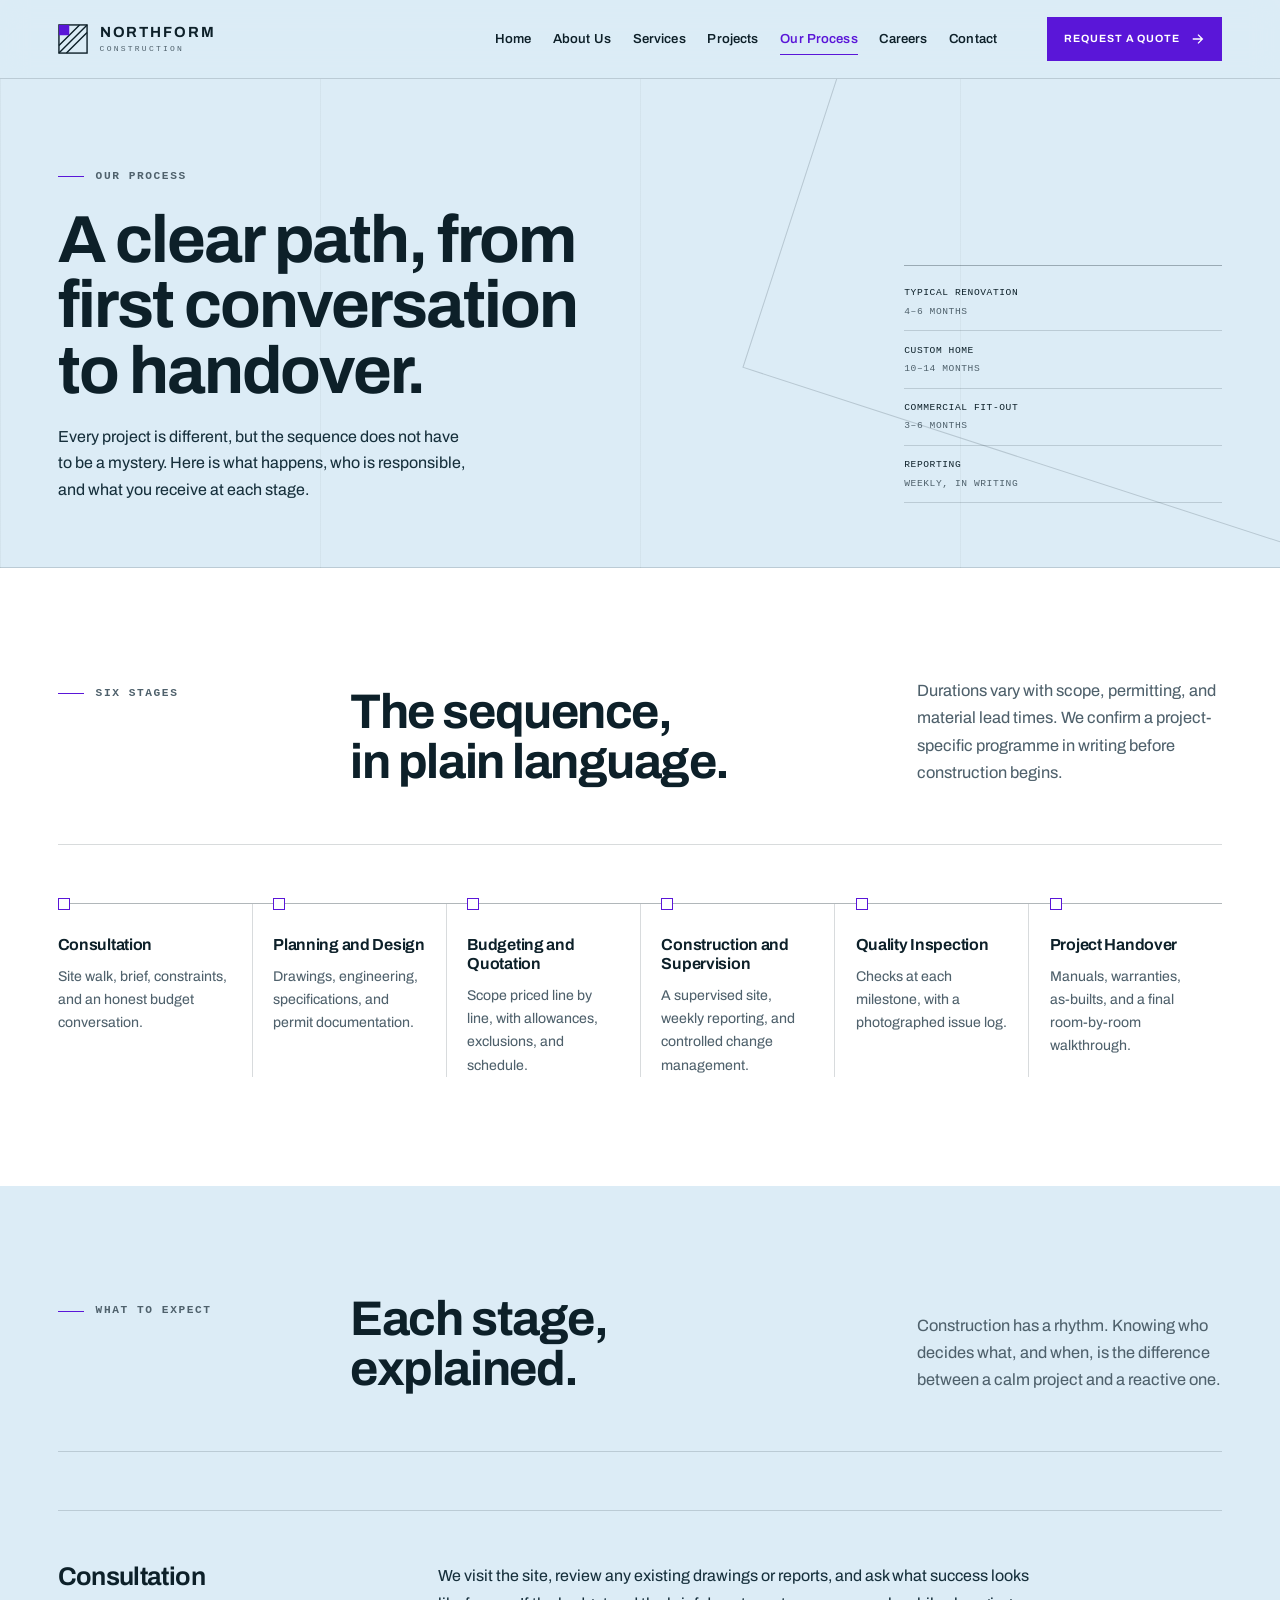
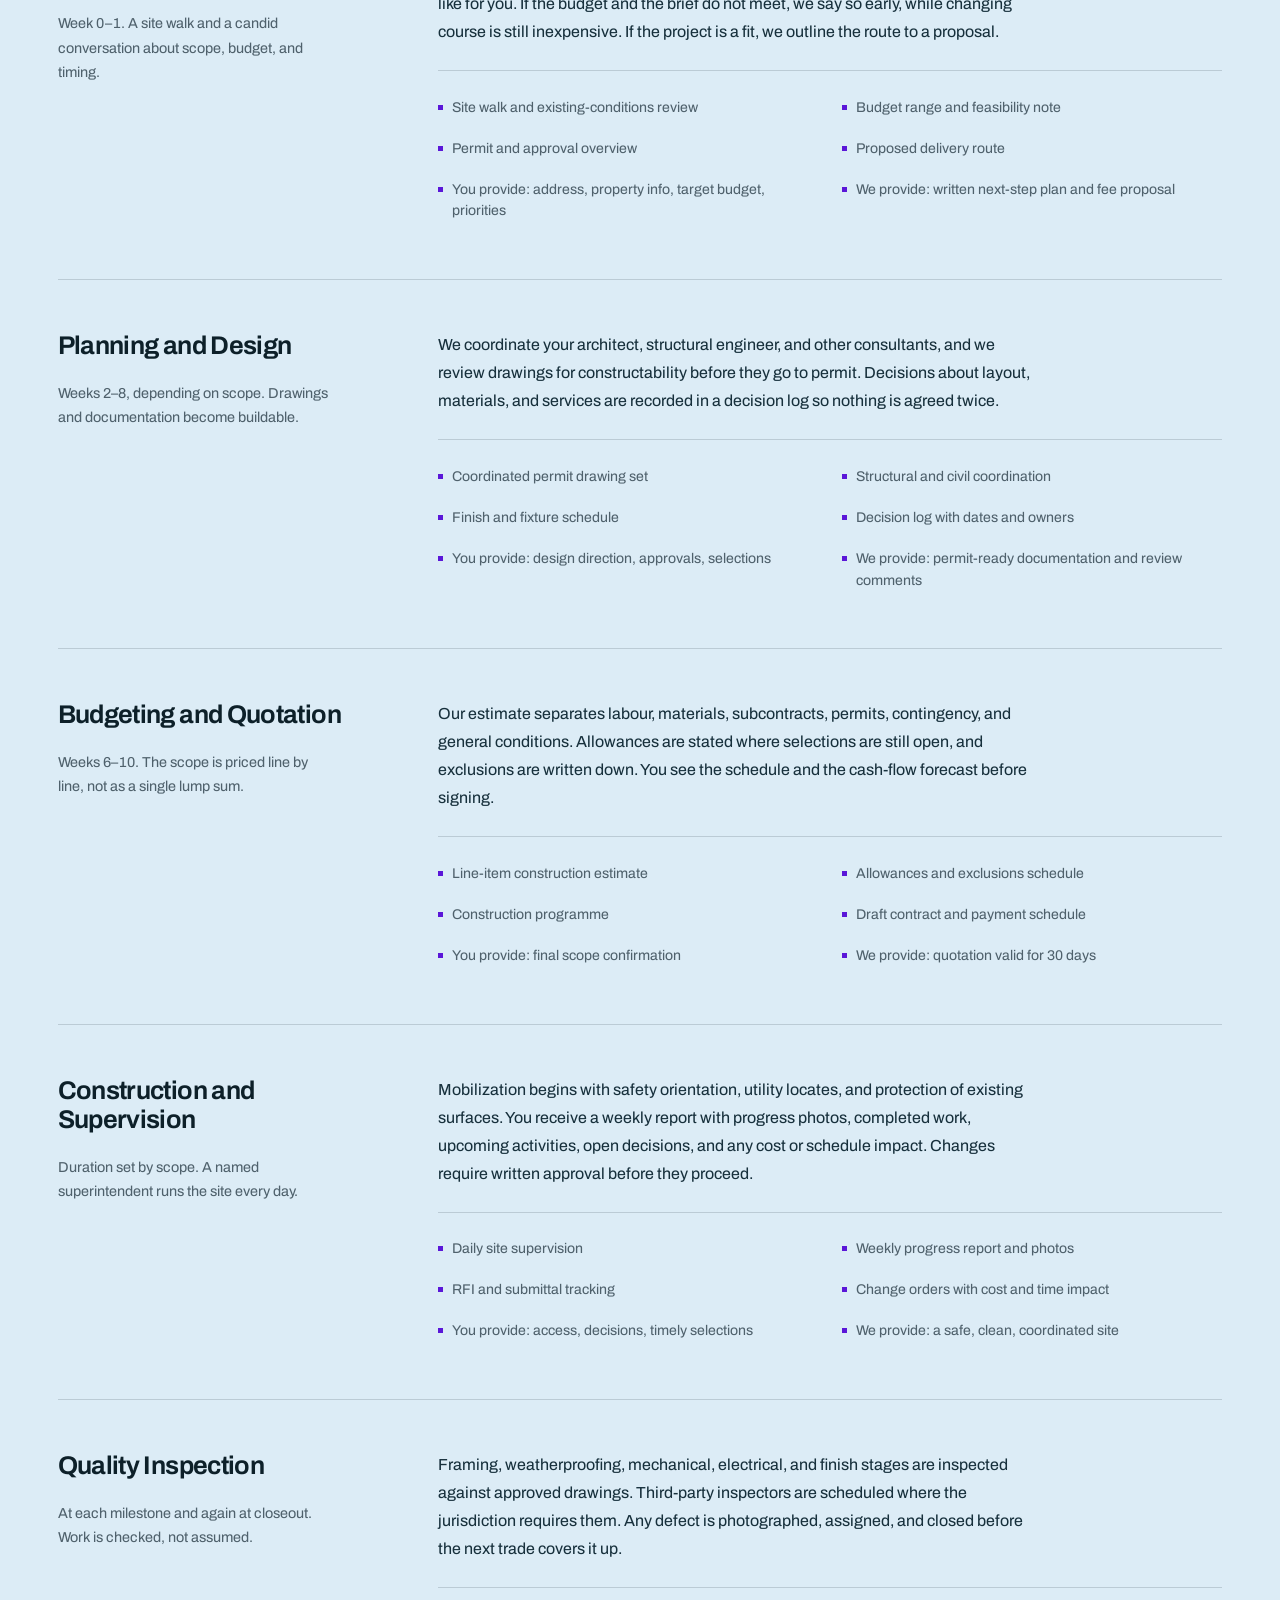
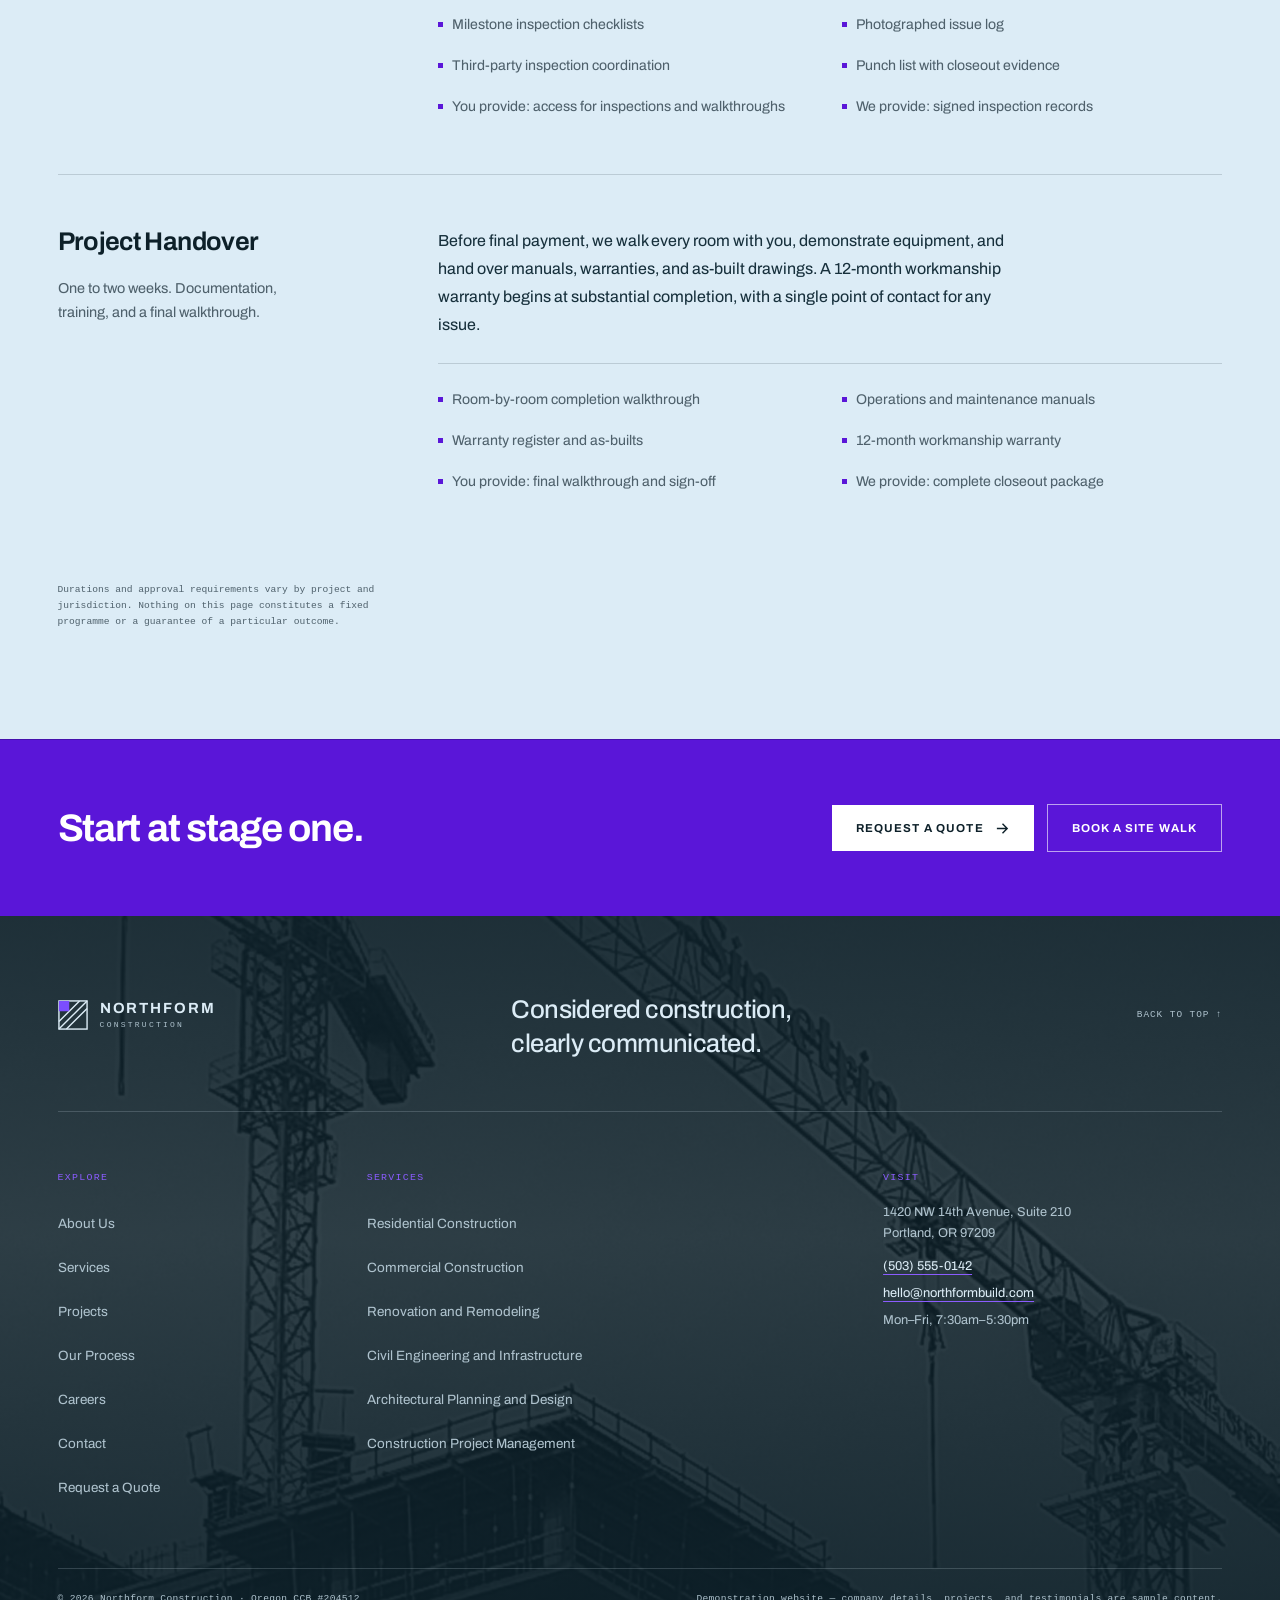
<file: process.html>
<!DOCTYPE html>
<html lang="en">
<head>
  <meta charset="utf-8">
  <meta name="viewport" content="width=device-width, initial-scale=1">
  <title>Our Process — Northform Construction, Portland</title>
  <meta name="description" content="How Northform Construction runs a project: consultation, planning and design, budgeting, construction, quality inspection, and handover.">
  <meta name="theme-color" content="#dcecf6">
  <link rel="icon" href="assets/favicon.svg" type="image/svg+xml">
  <link rel="preload" href="assets/fonts/archivo-latin-var.woff2" as="font" type="font/woff2" crossorigin>
  <link rel="stylesheet" href="css/styles.css">
  <script>document.documentElement.classList.add('js');</script>
  <script type="module" src="js/main.js"></script>
</head>
<body>
  <a class="skip-link" href="#main">Skip to content</a>

  <header class="site-header" data-header>
    <div class="shell header__inner">
      <a class="brand" href="index.html" aria-label="Northform Construction — home">
        <svg class="brand__mark" viewBox="0 0 32 32" width="32" height="32" aria-hidden="true" focusable="false">
          <rect x="1" y="1" width="30" height="30" fill="none" stroke="currentColor" stroke-width="1.5"/>
          <path d="M1 23L23 1M1 31L31 1M9 31L31 9" fill="none" stroke="currentColor" stroke-width="1.5"/>
          <rect x="1" y="1" width="11" height="11" fill="var(--ultra)"/>
        </svg>
        <span class="brand__text"><span class="brand__name">Northform</span><span class="brand__sub">Construction</span></span>
      </a>

      <nav class="primary-nav" aria-label="Primary">
        <ul class="primary-nav__list">
          <li><a class="primary-nav__link" href="index.html">Home</a></li>
          <li><a class="primary-nav__link" href="about.html">About Us</a></li>
          <li><a class="primary-nav__link" href="services.html">Services</a></li>
          <li><a class="primary-nav__link" href="projects.html">Projects</a></li>
          <li><a class="primary-nav__link is-active" href="process.html" aria-current="page">Our Process</a></li>
          <li><a class="primary-nav__link" href="careers.html">Careers</a></li>
          <li><a class="primary-nav__link" href="contact.html">Contact</a></li>
        </ul>
      </nav>

      <div class="header__actions">
        <a class="btn btn--primary btn--small header__cta" href="quote.html">
          Request a Quote
          <svg viewBox="0 0 16 16" width="14" height="14" aria-hidden="true" focusable="false"><path d="M2 8h11M8 3l5 5-5 5" fill="none" stroke="currentColor" stroke-width="1.5"/></svg>
        </a>
        <button class="menu-toggle" type="button" aria-expanded="false" aria-controls="mobile-menu" data-menu-toggle>
          <span class="menu-toggle__text">Menu</span>
          <span class="menu-toggle__icon" aria-hidden="true"><span></span><span></span></span>
        </button>
      </div>
    </div>

    <div class="mobile-menu" id="mobile-menu" data-mobile-menu hidden>
      <div class="mobile-menu__inner shell">
        <p class="eyebrow eyebrow--plain">Navigate</p>
        <nav aria-label="Mobile">
          <ul class="mobile-menu__list">
            <li><a href="index.html">Home</a></li>
            <li><a href="about.html">About Us</a></li>
            <li><a href="services.html">Services</a></li>
            <li><a href="projects.html">Projects</a></li>
            <li><a href="process.html" aria-current="page">Our Process</a></li>
            <li><a href="careers.html">Careers</a></li>
            <li><a href="contact.html">Contact</a></li>
          </ul>
        </nav>
        <div class="mobile-menu__footer">
          <a class="btn btn--primary" href="quote.html">Request a Quote</a>
          <p class="mobile-menu__note">Portland, Oregon · (503) 555-0142 · hello@northformbuild.com</p>
        </div>
      </div>
    </div>
  </header>

  <main id="main">
    <section class="page-hero" aria-labelledby="page-title">
      <div class="shell page-hero__inner">
        <div>
          <p class="eyebrow"><span class="eyebrow__rule" aria-hidden="true"></span>Our process</p>
          <h1 class="page-hero__title" id="page-title">A clear path, from first conversation to handover.</h1>
          <p class="page-hero__lede">Every project is different, but the sequence does not have to be a mystery. Here is what happens, who is responsible, and what you receive at each stage.</p>
        </div>
        <div class="page-hero__aside">
          <p><span>Typical renovation</span>4–6 months</p>
          <p><span>Custom home</span>10–14 months</p>
          <p><span>Commercial fit-out</span>3–6 months</p>
          <p><span>Reporting</span>Weekly, in writing</p>
        </div>
      </div>
    </section>

    <section class="section section--white" aria-labelledby="process-title">
      <div class="shell">
        <header class="section-head reveal">
          <p class="eyebrow"><span class="eyebrow__rule" aria-hidden="true"></span>Six stages</p>
          <div class="section-head__main">
            <h2 class="section-title" id="process-title">The sequence,<br>in plain language.</h2>
            <p class="section-lede">Durations vary with scope, permitting, and material lead times. We confirm a project-specific programme in writing before construction begins.</p>
          </div>
        </header>

        <div class="timeline-wrap">
          <ul class="timeline">
            <li class="timeline__step reveal">
              <span class="timeline__marker" aria-hidden="true"></span>
              <div class="timeline__body">
                <h3 class="timeline__title">Consultation</h3>
                <p class="timeline__copy">Site walk, brief, constraints, and an honest budget conversation.</p>
              </div>
            </li>
            <li class="timeline__step reveal">
              <span class="timeline__marker" aria-hidden="true"></span>
              <div class="timeline__body">
                <h3 class="timeline__title">Planning and Design</h3>
                <p class="timeline__copy">Drawings, engineering, specifications, and permit documentation.</p>
              </div>
            </li>
            <li class="timeline__step reveal">
              <span class="timeline__marker" aria-hidden="true"></span>
              <div class="timeline__body">
                <h3 class="timeline__title">Budgeting and Quotation</h3>
                <p class="timeline__copy">Scope priced line by line, with allowances, exclusions, and schedule.</p>
              </div>
            </li>
            <li class="timeline__step reveal">
              <span class="timeline__marker" aria-hidden="true"></span>
              <div class="timeline__body">
                <h3 class="timeline__title">Construction and Supervision</h3>
                <p class="timeline__copy">A supervised site, weekly reporting, and controlled change management.</p>
              </div>
            </li>
            <li class="timeline__step reveal">
              <span class="timeline__marker" aria-hidden="true"></span>
              <div class="timeline__body">
                <h3 class="timeline__title">Quality Inspection</h3>
                <p class="timeline__copy">Checks at each milestone, with a photographed issue log.</p>
              </div>
            </li>
            <li class="timeline__step reveal">
              <span class="timeline__marker" aria-hidden="true"></span>
              <div class="timeline__body">
                <h3 class="timeline__title">Project Handover</h3>
                <p class="timeline__copy">Manuals, warranties, as-builts, and a final room-by-room walkthrough.</p>
              </div>
            </li>
          </ul>
        </div>
      </div>
    </section>

    <section class="section section--glacier" aria-labelledby="stages-title">
      <div class="shell">
        <header class="section-head reveal">
          <p class="eyebrow"><span class="eyebrow__rule" aria-hidden="true"></span>What to expect</p>
          <div class="section-head__main">
            <h2 class="section-title" id="stages-title">Each stage,<br>explained.</h2>
            <p class="section-lede">Construction has a rhythm. Knowing who decides what, and when, is the difference between a calm project and a reactive one.</p>
          </div>
        </header>

        <div class="service-detail" id="consultation">
          <div class="service-detail__aside">
            <h3 class="service-detail__title">Consultation</h3>
            <p class="service-detail__lede">Week 0–1. A site walk and a candid conversation about scope, budget, and timing.</p>
          </div>
          <div class="service-detail__body">
            <p>We visit the site, review any existing drawings or reports, and ask what success looks like for you. If the budget and the brief do not meet, we say so early, while changing course is still inexpensive. If the project is a fit, we outline the route to a proposal.</p>
            <ul class="deliverables">
              <li>Site walk and existing-conditions review</li>
              <li>Budget range and feasibility note</li>
              <li>Permit and approval overview</li>
              <li>Proposed delivery route</li>
              <li>You provide: address, property info, target budget, priorities</li>
              <li>We provide: written next-step plan and fee proposal</li>
            </ul>
          </div>
        </div>

        <div class="service-detail" id="planning">
          <div class="service-detail__aside">
            <h3 class="service-detail__title">Planning and Design</h3>
            <p class="service-detail__lede">Weeks 2–8, depending on scope. Drawings and documentation become buildable.</p>
          </div>
          <div class="service-detail__body">
            <p>We coordinate your architect, structural engineer, and other consultants, and we review drawings for constructability before they go to permit. Decisions about layout, materials, and services are recorded in a decision log so nothing is agreed twice.</p>
            <ul class="deliverables">
              <li>Coordinated permit drawing set</li>
              <li>Structural and civil coordination</li>
              <li>Finish and fixture schedule</li>
              <li>Decision log with dates and owners</li>
              <li>You provide: design direction, approvals, selections</li>
              <li>We provide: permit-ready documentation and review comments</li>
            </ul>
          </div>
        </div>

        <div class="service-detail" id="budgeting">
          <div class="service-detail__aside">
            <h3 class="service-detail__title">Budgeting and Quotation</h3>
            <p class="service-detail__lede">Weeks 6–10. The scope is priced line by line, not as a single lump sum.</p>
          </div>
          <div class="service-detail__body">
            <p>Our estimate separates labour, materials, subcontracts, permits, contingency, and general conditions. Allowances are stated where selections are still open, and exclusions are written down. You see the schedule and the cash-flow forecast before signing.</p>
            <ul class="deliverables">
              <li>Line-item construction estimate</li>
              <li>Allowances and exclusions schedule</li>
              <li>Construction programme</li>
              <li>Draft contract and payment schedule</li>
              <li>You provide: final scope confirmation</li>
              <li>We provide: quotation valid for 30 days</li>
            </ul>
          </div>
        </div>

        <div class="service-detail" id="construction">
          <div class="service-detail__aside">
            <h3 class="service-detail__title">Construction and Supervision</h3>
            <p class="service-detail__lede">Duration set by scope. A named superintendent runs the site every day.</p>
          </div>
          <div class="service-detail__body">
            <p>Mobilization begins with safety orientation, utility locates, and protection of existing surfaces. You receive a weekly report with progress photos, completed work, upcoming activities, open decisions, and any cost or schedule impact. Changes require written approval before they proceed.</p>
            <ul class="deliverables">
              <li>Daily site supervision</li>
              <li>Weekly progress report and photos</li>
              <li>RFI and submittal tracking</li>
              <li>Change orders with cost and time impact</li>
              <li>You provide: access, decisions, timely selections</li>
              <li>We provide: a safe, clean, coordinated site</li>
            </ul>
          </div>
        </div>

        <div class="service-detail" id="inspection">
          <div class="service-detail__aside">
            <h3 class="service-detail__title">Quality Inspection</h3>
            <p class="service-detail__lede">At each milestone and again at closeout. Work is checked, not assumed.</p>
          </div>
          <div class="service-detail__body">
            <p>Framing, weatherproofing, mechanical, electrical, and finish stages are inspected against approved drawings. Third-party inspectors are scheduled where the jurisdiction requires them. Any defect is photographed, assigned, and closed before the next trade covers it up.</p>
            <ul class="deliverables">
              <li>Milestone inspection checklists</li>
              <li>Photographed issue log</li>
              <li>Third-party inspection coordination</li>
              <li>Punch list with closeout evidence</li>
              <li>You provide: access for inspections and walkthroughs</li>
              <li>We provide: signed inspection records</li>
            </ul>
          </div>
        </div>

        <div class="service-detail" id="handover">
          <div class="service-detail__aside">
            <h3 class="service-detail__title">Project Handover</h3>
            <p class="service-detail__lede">One to two weeks. Documentation, training, and a final walkthrough.</p>
          </div>
          <div class="service-detail__body">
            <p>Before final payment, we walk every room with you, demonstrate equipment, and hand over manuals, warranties, and as-built drawings. A 12-month workmanship warranty begins at substantial completion, with a single point of contact for any issue.</p>
            <ul class="deliverables">
              <li>Room-by-room completion walkthrough</li>
              <li>Operations and maintenance manuals</li>
              <li>Warranty register and as-builts</li>
              <li>12-month workmanship warranty</li>
              <li>You provide: final walkthrough and sign-off</li>
              <li>We provide: complete closeout package</li>
            </ul>
          </div>
        </div>

        <p class="projects__footnote">Durations and approval requirements vary by project and jurisdiction. Nothing on this page constitutes a fixed programme or a guarantee of a particular outcome.</p>
      </div>
    </section>

    <section class="cta-band" aria-labelledby="cta-title">
      <div class="shell cta-band__inner">
        <h2 class="cta-band__title" id="cta-title">Start at stage one.</h2>
        <div class="cta-band__actions">
          <a class="btn btn--primary" href="quote.html">Request a Quote
            <svg viewBox="0 0 16 16" width="15" height="15" aria-hidden="true" focusable="false"><path d="M2 8h11M8 3l5 5-5 5" fill="none" stroke="currentColor" stroke-width="1.5"/></svg>
          </a>
          <a class="btn btn--ghost" href="contact.html">Book a site walk</a>
        </div>
      </div>
    </section>
  </main>

  <footer class="site-footer">
    <div class="shell">
      <div class="footer__top">
        <a class="brand brand--footer" href="index.html" aria-label="Northform Construction — back to home">
          <svg class="brand__mark" viewBox="0 0 32 32" width="32" height="32" aria-hidden="true" focusable="false">
            <rect x="1" y="1" width="30" height="30" fill="none" stroke="currentColor" stroke-width="1.5"/>
            <path d="M1 23L23 1M1 31L31 1M9 31L31 9" fill="none" stroke="currentColor" stroke-width="1.5"/>
            <rect x="1" y="1" width="11" height="11" fill="#7b4dff"/>
          </svg>
          <span class="brand__text"><span class="brand__name">Northform</span><span class="brand__sub">Construction</span></span>
        </a>
        <p class="footer__statement">Considered construction, clearly communicated.</p>
        <a class="footer__top-link" href="#main">Back to top <span aria-hidden="true">↑</span></a>
      </div>

      <div class="footer__grid">
        <div class="footer__col">
          <p class="footer__label">Explore</p>
          <ul class="footer__links">
            <li><a href="about.html">About Us</a></li>
            <li><a href="services.html">Services</a></li>
            <li><a href="projects.html">Projects</a></li>
            <li><a href="process.html">Our Process</a></li>
            <li><a href="careers.html">Careers</a></li>
            <li><a href="contact.html">Contact</a></li>
            <li><a href="quote.html">Request a Quote</a></li>
          </ul>
        </div>
        <div class="footer__col">
          <p class="footer__label">Services</p>
          <ul class="footer__links footer__links--plain">
            <li><a href="services.html#residential">Residential Construction</a></li>
            <li><a href="services.html#commercial">Commercial Construction</a></li>
            <li><a href="services.html#renovation">Renovation and Remodeling</a></li>
            <li><a href="services.html#civil">Civil Engineering and Infrastructure</a></li>
            <li><a href="services.html#design">Architectural Planning and Design</a></li>
            <li><a href="services.html#management">Construction Project Management</a></li>
          </ul>
        </div>
        <div class="footer__col">
          <p class="footer__label">Visit</p>
          <ul class="footer__contact">
            <li class="footer__contact--address">1420 NW 14th Avenue, Suite 210<br>Portland, OR 97209</li>
            <li><a href="tel:+15035550142">(503) 555-0142</a></li>
            <li><a href="mailto:hello@northformbuild.com">hello@northformbuild.com</a></li>
            <li>Mon–Fri, 7:30am–5:30pm</li>
          </ul>
        </div>
      </div>

      <div class="footer__bottom">
        <p>© <span data-year>2026</span> Northform Construction · Oregon CCB #204512</p>
        <p>Demonstration website — company details, projects, and testimonials are sample content.</p>
      </div>
    </div>
  </footer>
</body>
</html>
</file>
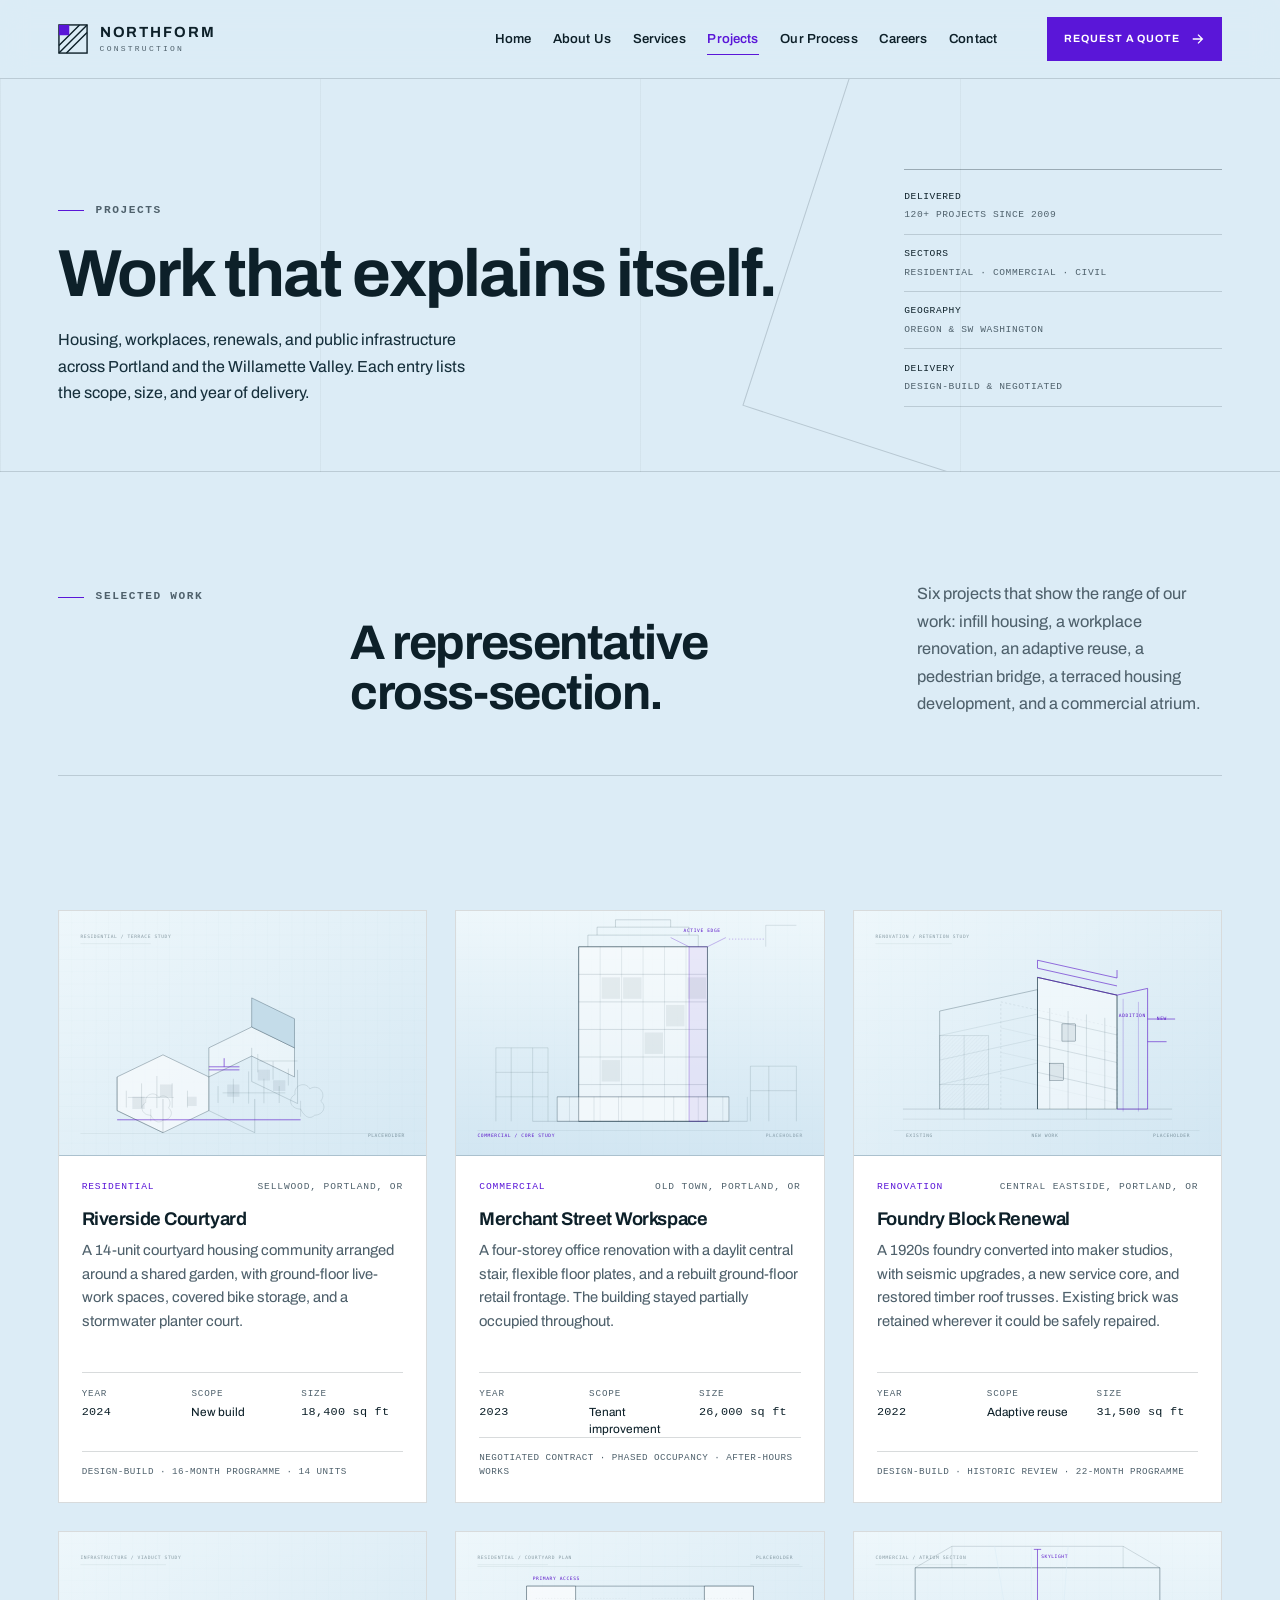
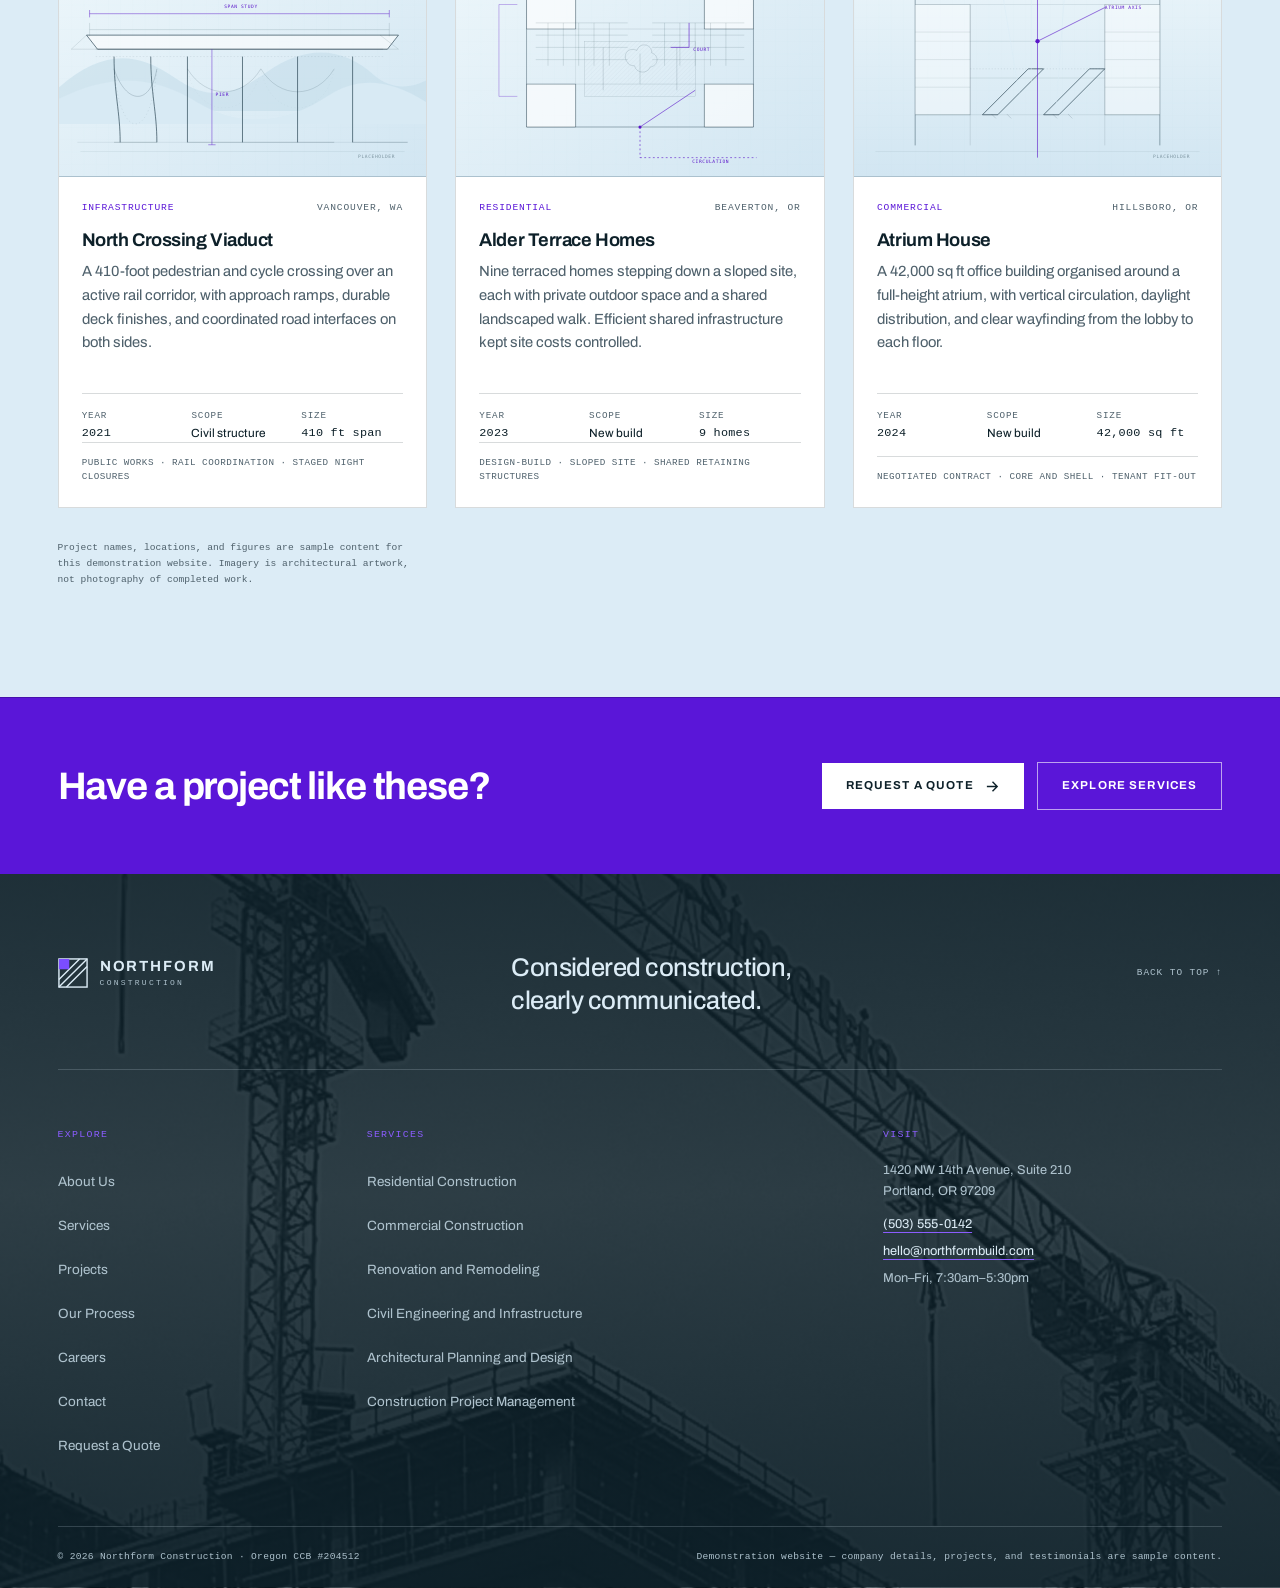
<file: projects.html>
<!DOCTYPE html>
<html lang="en">
<head>
  <meta charset="utf-8">
  <meta name="viewport" content="width=device-width, initial-scale=1">
  <title>Projects — Northform Construction, Portland</title>
  <meta name="description" content="Selected residential, commercial, renovation, and infrastructure projects by Northform Construction across Portland and the Pacific Northwest.">
  <meta name="theme-color" content="#dcecf6">
  <link rel="icon" href="assets/favicon.svg" type="image/svg+xml">
  <link rel="preload" href="assets/fonts/archivo-latin-var.woff2" as="font" type="font/woff2" crossorigin>
  <link rel="stylesheet" href="css/styles.css">
  <script>document.documentElement.classList.add('js');</script>
  <script type="module" src="js/main.js"></script>
</head>
<body>
  <a class="skip-link" href="#main">Skip to content</a>

  <header class="site-header" data-header>
    <div class="shell header__inner">
      <a class="brand" href="index.html" aria-label="Northform Construction — home">
        <svg class="brand__mark" viewBox="0 0 32 32" width="32" height="32" aria-hidden="true" focusable="false">
          <rect x="1" y="1" width="30" height="30" fill="none" stroke="currentColor" stroke-width="1.5"/>
          <path d="M1 23L23 1M1 31L31 1M9 31L31 9" fill="none" stroke="currentColor" stroke-width="1.5"/>
          <rect x="1" y="1" width="11" height="11" fill="var(--ultra)"/>
        </svg>
        <span class="brand__text"><span class="brand__name">Northform</span><span class="brand__sub">Construction</span></span>
      </a>

      <nav class="primary-nav" aria-label="Primary">
        <ul class="primary-nav__list">
          <li><a class="primary-nav__link" href="index.html">Home</a></li>
          <li><a class="primary-nav__link" href="about.html">About Us</a></li>
          <li><a class="primary-nav__link" href="services.html">Services</a></li>
          <li><a class="primary-nav__link is-active" href="projects.html" aria-current="page">Projects</a></li>
          <li><a class="primary-nav__link" href="process.html">Our Process</a></li>
          <li><a class="primary-nav__link" href="careers.html">Careers</a></li>
          <li><a class="primary-nav__link" href="contact.html">Contact</a></li>
        </ul>
      </nav>

      <div class="header__actions">
        <a class="btn btn--primary btn--small header__cta" href="quote.html">
          Request a Quote
          <svg viewBox="0 0 16 16" width="14" height="14" aria-hidden="true" focusable="false"><path d="M2 8h11M8 3l5 5-5 5" fill="none" stroke="currentColor" stroke-width="1.5"/></svg>
        </a>
        <button class="menu-toggle" type="button" aria-expanded="false" aria-controls="mobile-menu" data-menu-toggle>
          <span class="menu-toggle__text">Menu</span>
          <span class="menu-toggle__icon" aria-hidden="true"><span></span><span></span></span>
        </button>
      </div>
    </div>

    <div class="mobile-menu" id="mobile-menu" data-mobile-menu hidden>
      <div class="mobile-menu__inner shell">
        <p class="eyebrow eyebrow--plain">Navigate</p>
        <nav aria-label="Mobile">
          <ul class="mobile-menu__list">
            <li><a href="index.html">Home</a></li>
            <li><a href="about.html">About Us</a></li>
            <li><a href="services.html">Services</a></li>
            <li><a href="projects.html" aria-current="page">Projects</a></li>
            <li><a href="process.html">Our Process</a></li>
            <li><a href="careers.html">Careers</a></li>
            <li><a href="contact.html">Contact</a></li>
          </ul>
        </nav>
        <div class="mobile-menu__footer">
          <a class="btn btn--primary" href="quote.html">Request a Quote</a>
          <p class="mobile-menu__note">Portland, Oregon · (503) 555-0142 · hello@northformbuild.com</p>
        </div>
      </div>
    </div>
  </header>

  <main id="main">
    <section class="page-hero" aria-labelledby="page-title">
      <div class="shell page-hero__inner">
        <div>
          <p class="eyebrow"><span class="eyebrow__rule" aria-hidden="true"></span>Projects</p>
          <h1 class="page-hero__title" id="page-title">Work that explains itself.</h1>
          <p class="page-hero__lede">Housing, workplaces, renewals, and public infrastructure across Portland and the Willamette Valley. Each entry lists the scope, size, and year of delivery.</p>
        </div>
        <div class="page-hero__aside">
          <p><span>Delivered</span>120+ projects since 2009</p>
          <p><span>Sectors</span>Residential · Commercial · Civil</p>
          <p><span>Geography</span>Oregon &amp; SW Washington</p>
          <p><span>Delivery</span>Design-build &amp; negotiated</p>
        </div>
      </div>
    </section>

    <section class="section section--glacier section--projects" aria-labelledby="projects-title">
      <div class="shell">
        <header class="section-head reveal">
          <p class="eyebrow"><span class="eyebrow__rule" aria-hidden="true"></span>Selected work</p>
          <div class="section-head__main">
            <h2 class="section-title" id="projects-title">A representative<br>cross-section.</h2>
            <p class="section-lede">Six projects that show the range of our work: infill housing, a workplace renovation, an adaptive reuse, a pedestrian bridge, a terraced housing development, and a commercial atrium.</p>
          </div>
        </header>

        <div class="projects__toolbar reveal">
          <div class="filters" role="group" aria-label="Filter projects by category">
            <button class="filter is-active" type="button" data-filter="all" aria-pressed="true">All</button>
            <button class="filter" type="button" data-filter="residential" aria-pressed="false">Residential</button>
            <button class="filter" type="button" data-filter="commercial" aria-pressed="false">Commercial</button>
            <button class="filter" type="button" data-filter="renovation" aria-pressed="false">Renovation</button>
            <button class="filter" type="button" data-filter="infrastructure" aria-pressed="false">Infrastructure</button>
          </div>
          <p class="projects__status" role="status" aria-live="polite" data-projects-status>Showing 6 projects</p>
        </div>

        <ul class="project-grid" data-project-grid>
          <li class="project-card" id="riverside-courtyard" data-category="residential">
            <a class="project-card__link" href="quote.html?service=Residential%20Construction">
              <figure class="project-card__figure">
                <img src="assets/projects/residential-01.svg" width="1200" height="800" alt="" aria-hidden="true" loading="lazy" decoding="async">
              </figure>
              <div class="project-card__body">
                <p class="project-card__meta"><span>Residential</span><span class="project-card__location">Sellwood, Portland, OR</span></p>
                <h3 class="project-card__title">Riverside Courtyard</h3>
                <p class="project-card__copy">A 14-unit courtyard housing community arranged around a shared garden, with ground-floor live-work spaces, covered bike storage, and a stormwater planter court.</p>
                <dl class="project-card__facts">
                  <div><dt>Year</dt><dd class="num">2024</dd></div>
                  <div><dt>Scope</dt><dd>New build</dd></div>
                  <div><dt>Size</dt><dd class="num">18,400 sq ft</dd></div>
                </dl>
                <p class="project-card__disclaimer">Design-build · 16-month programme · 14 units</p>
              </div>
            </a>
          </li>

          <li class="project-card" id="merchant-street" data-category="commercial">
            <a class="project-card__link" href="quote.html?service=Commercial%20Construction">
              <figure class="project-card__figure">
                <img src="assets/projects/commercial-01.svg" width="1200" height="800" alt="" aria-hidden="true" loading="lazy" decoding="async">
              </figure>
              <div class="project-card__body">
                <p class="project-card__meta"><span>Commercial</span><span class="project-card__location">Old Town, Portland, OR</span></p>
                <h3 class="project-card__title">Merchant Street Workspace</h3>
                <p class="project-card__copy">A four-storey office renovation with a daylit central stair, flexible floor plates, and a rebuilt ground-floor retail frontage. The building stayed partially occupied throughout.</p>
                <dl class="project-card__facts">
                  <div><dt>Year</dt><dd class="num">2023</dd></div>
                  <div><dt>Scope</dt><dd>Tenant improvement</dd></div>
                  <div><dt>Size</dt><dd class="num">26,000 sq ft</dd></div>
                </dl>
                <p class="project-card__disclaimer">Negotiated contract · phased occupancy · after-hours works</p>
              </div>
            </a>
          </li>

          <li class="project-card" id="foundry-block" data-category="renovation">
            <a class="project-card__link" href="quote.html?service=Renovation%20and%20Remodeling">
              <figure class="project-card__figure">
                <img src="assets/projects/renovation-01.svg" width="1200" height="800" alt="" aria-hidden="true" loading="lazy" decoding="async">
              </figure>
              <div class="project-card__body">
                <p class="project-card__meta"><span>Renovation</span><span class="project-card__location">Central Eastside, Portland, OR</span></p>
                <h3 class="project-card__title">Foundry Block Renewal</h3>
                <p class="project-card__copy">A 1920s foundry converted into maker studios, with seismic upgrades, a new service core, and restored timber roof trusses. Existing brick was retained wherever it could be safely repaired.</p>
                <dl class="project-card__facts">
                  <div><dt>Year</dt><dd class="num">2022</dd></div>
                  <div><dt>Scope</dt><dd>Adaptive reuse</dd></div>
                  <div><dt>Size</dt><dd class="num">31,500 sq ft</dd></div>
                </dl>
                <p class="project-card__disclaimer">Design-build · historic review · 22-month programme</p>
              </div>
            </a>
          </li>

          <li class="project-card" id="north-crossing" data-category="infrastructure">
            <a class="project-card__link" href="quote.html?service=Civil%20Engineering%20and%20Infrastructure">
              <figure class="project-card__figure">
                <img src="assets/projects/infrastructure-01.svg" width="1200" height="800" alt="" aria-hidden="true" loading="lazy" decoding="async">
              </figure>
              <div class="project-card__body">
                <p class="project-card__meta"><span>Infrastructure</span><span class="project-card__location">Vancouver, WA</span></p>
                <h3 class="project-card__title">North Crossing Viaduct</h3>
                <p class="project-card__copy">A 410-foot pedestrian and cycle crossing over an active rail corridor, with approach ramps, durable deck finishes, and coordinated road interfaces on both sides.</p>
                <dl class="project-card__facts">
                  <div><dt>Year</dt><dd class="num">2021</dd></div>
                  <div><dt>Scope</dt><dd>Civil structure</dd></div>
                  <div><dt>Size</dt><dd class="num">410 ft span</dd></div>
                </dl>
                <p class="project-card__disclaimer">Public works · rail coordination · staged night closures</p>
              </div>
            </a>
          </li>

          <li class="project-card" id="alder-terrace" data-category="residential">
            <a class="project-card__link" href="quote.html?service=Residential%20Construction">
              <figure class="project-card__figure">
                <img src="assets/projects/residential-02.svg" width="1200" height="800" alt="" aria-hidden="true" loading="lazy" decoding="async">
              </figure>
              <div class="project-card__body">
                <p class="project-card__meta"><span>Residential</span><span class="project-card__location">Beaverton, OR</span></p>
                <h3 class="project-card__title">Alder Terrace Homes</h3>
                <p class="project-card__copy">Nine terraced homes stepping down a sloped site, each with private outdoor space and a shared landscaped walk. Efficient shared infrastructure kept site costs controlled.</p>
                <dl class="project-card__facts">
                  <div><dt>Year</dt><dd class="num">2023</dd></div>
                  <div><dt>Scope</dt><dd>New build</dd></div>
                  <div><dt>Size</dt><dd class="num">9 homes</dd></div>
                </dl>
                <p class="project-card__disclaimer">Design-build · sloped site · shared retaining structures</p>
              </div>
            </a>
          </li>

          <li class="project-card" id="atrium-house" data-category="commercial">
            <a class="project-card__link" href="quote.html?service=Commercial%20Construction">
              <figure class="project-card__figure">
                <img src="assets/projects/commercial-02.svg" width="1200" height="800" alt="" aria-hidden="true" loading="lazy" decoding="async">
              </figure>
              <div class="project-card__body">
                <p class="project-card__meta"><span>Commercial</span><span class="project-card__location">Hillsboro, OR</span></p>
                <h3 class="project-card__title">Atrium House</h3>
                <p class="project-card__copy">A 42,000 sq ft office building organised around a full-height atrium, with vertical circulation, daylight distribution, and clear wayfinding from the lobby to each floor.</p>
                <dl class="project-card__facts">
                  <div><dt>Year</dt><dd class="num">2024</dd></div>
                  <div><dt>Scope</dt><dd>New build</dd></div>
                  <div><dt>Size</dt><dd class="num">42,000 sq ft</dd></div>
                </dl>
                <p class="project-card__disclaimer">Negotiated contract · core and shell · tenant fit-out</p>
              </div>
            </a>
          </li>
        </ul>

        <p class="projects__footnote">Project names, locations, and figures are sample content for this demonstration website. Imagery is architectural artwork, not photography of completed work.</p>
      </div>
    </section>

    <section class="cta-band" aria-labelledby="cta-title">
      <div class="shell cta-band__inner">
        <h2 class="cta-band__title" id="cta-title">Have a project like these?</h2>
        <div class="cta-band__actions">
          <a class="btn btn--primary" href="quote.html">Request a Quote
            <svg viewBox="0 0 16 16" width="15" height="15" aria-hidden="true" focusable="false"><path d="M2 8h11M8 3l5 5-5 5" fill="none" stroke="currentColor" stroke-width="1.5"/></svg>
          </a>
          <a class="btn btn--ghost" href="services.html">Explore services</a>
        </div>
      </div>
    </section>
  </main>

  <footer class="site-footer">
    <div class="shell">
      <div class="footer__top">
        <a class="brand brand--footer" href="index.html" aria-label="Northform Construction — back to home">
          <svg class="brand__mark" viewBox="0 0 32 32" width="32" height="32" aria-hidden="true" focusable="false">
            <rect x="1" y="1" width="30" height="30" fill="none" stroke="currentColor" stroke-width="1.5"/>
            <path d="M1 23L23 1M1 31L31 1M9 31L31 9" fill="none" stroke="currentColor" stroke-width="1.5"/>
            <rect x="1" y="1" width="11" height="11" fill="#7b4dff"/>
          </svg>
          <span class="brand__text"><span class="brand__name">Northform</span><span class="brand__sub">Construction</span></span>
        </a>
        <p class="footer__statement">Considered construction, clearly communicated.</p>
        <a class="footer__top-link" href="#main">Back to top <span aria-hidden="true">↑</span></a>
      </div>

      <div class="footer__grid">
        <div class="footer__col">
          <p class="footer__label">Explore</p>
          <ul class="footer__links">
            <li><a href="about.html">About Us</a></li>
            <li><a href="services.html">Services</a></li>
            <li><a href="projects.html">Projects</a></li>
            <li><a href="process.html">Our Process</a></li>
            <li><a href="careers.html">Careers</a></li>
            <li><a href="contact.html">Contact</a></li>
            <li><a href="quote.html">Request a Quote</a></li>
          </ul>
        </div>
        <div class="footer__col">
          <p class="footer__label">Services</p>
          <ul class="footer__links footer__links--plain">
            <li><a href="services.html#residential">Residential Construction</a></li>
            <li><a href="services.html#commercial">Commercial Construction</a></li>
            <li><a href="services.html#renovation">Renovation and Remodeling</a></li>
            <li><a href="services.html#civil">Civil Engineering and Infrastructure</a></li>
            <li><a href="services.html#design">Architectural Planning and Design</a></li>
            <li><a href="services.html#management">Construction Project Management</a></li>
          </ul>
        </div>
        <div class="footer__col">
          <p class="footer__label">Visit</p>
          <ul class="footer__contact">
            <li class="footer__contact--address">1420 NW 14th Avenue, Suite 210<br>Portland, OR 97209</li>
            <li><a href="tel:+15035550142">(503) 555-0142</a></li>
            <li><a href="mailto:hello@northformbuild.com">hello@northformbuild.com</a></li>
            <li>Mon–Fri, 7:30am–5:30pm</li>
          </ul>
        </div>
      </div>

      <div class="footer__bottom">
        <p>© <span data-year>2026</span> Northform Construction · Oregon CCB #204512</p>
        <p>Demonstration website — company details, projects, and testimonials are sample content.</p>
      </div>
    </div>
  </footer>
</body>
</html>
</file>
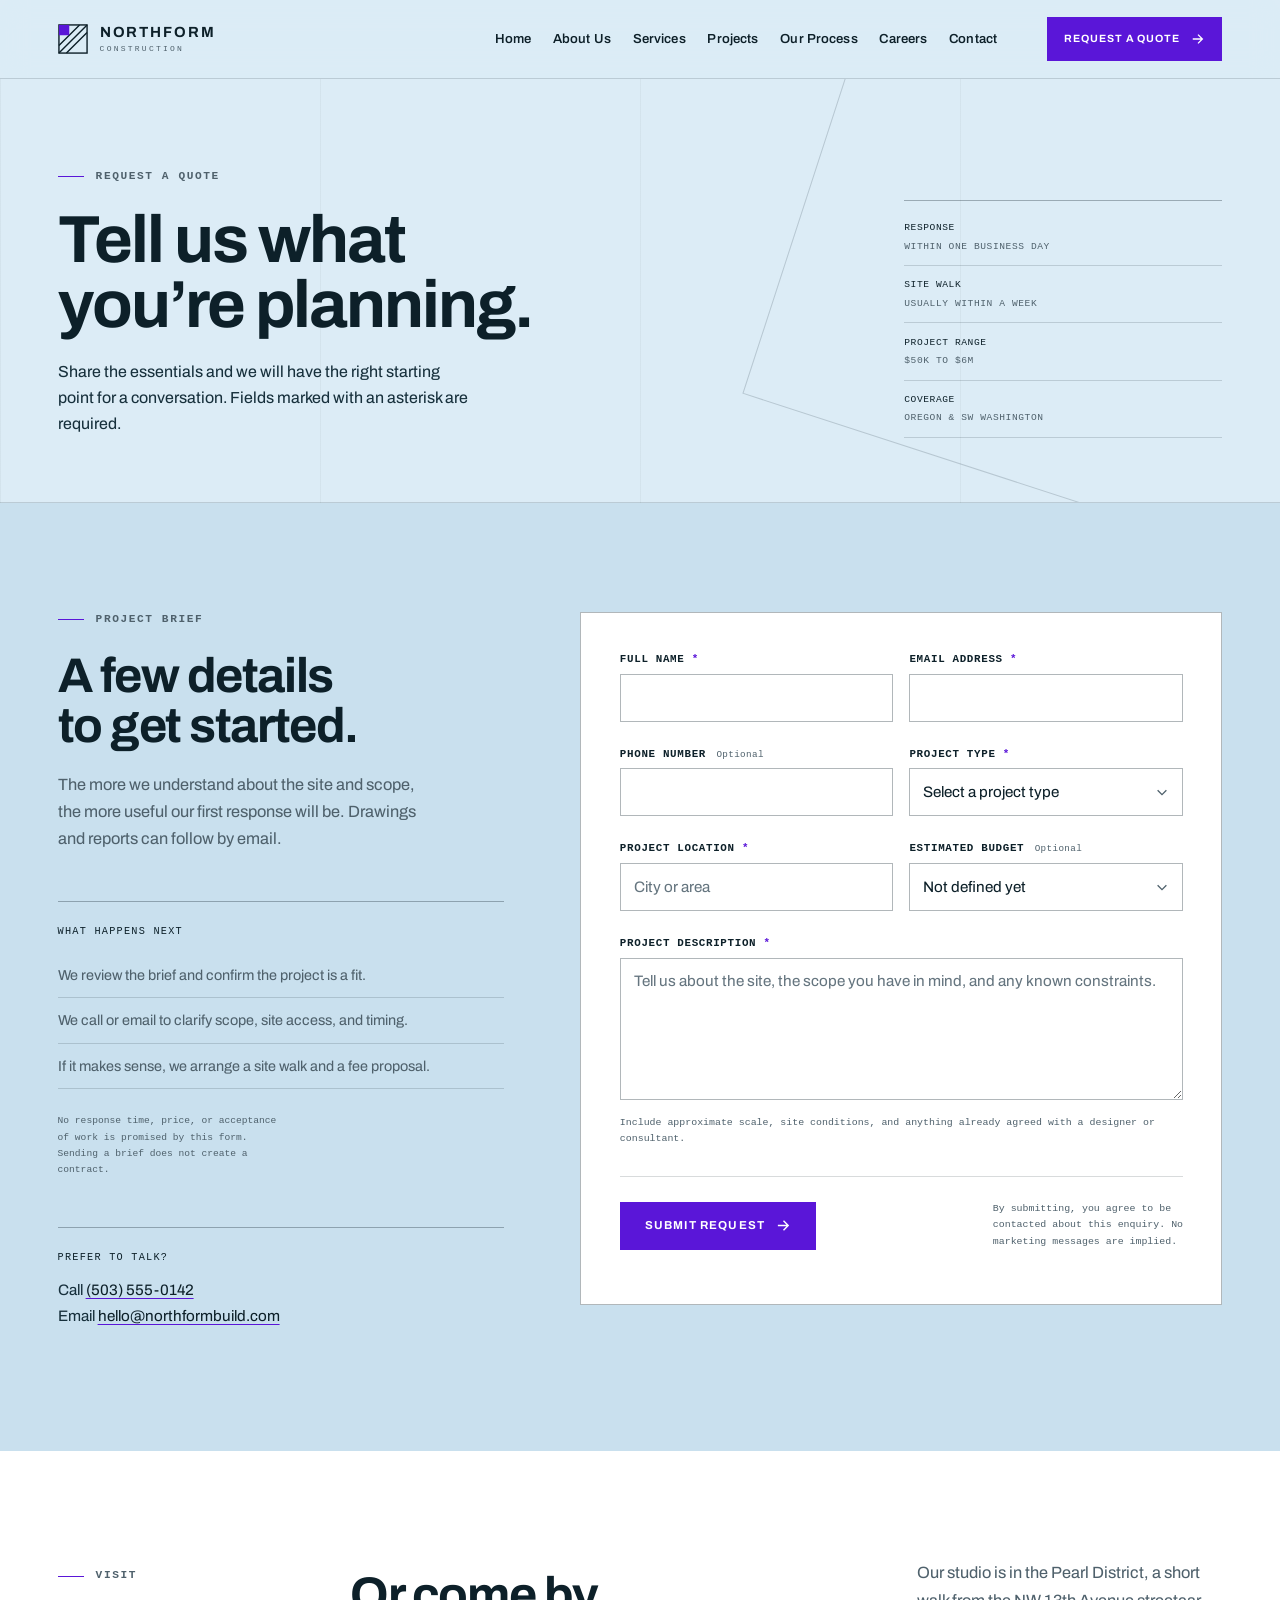
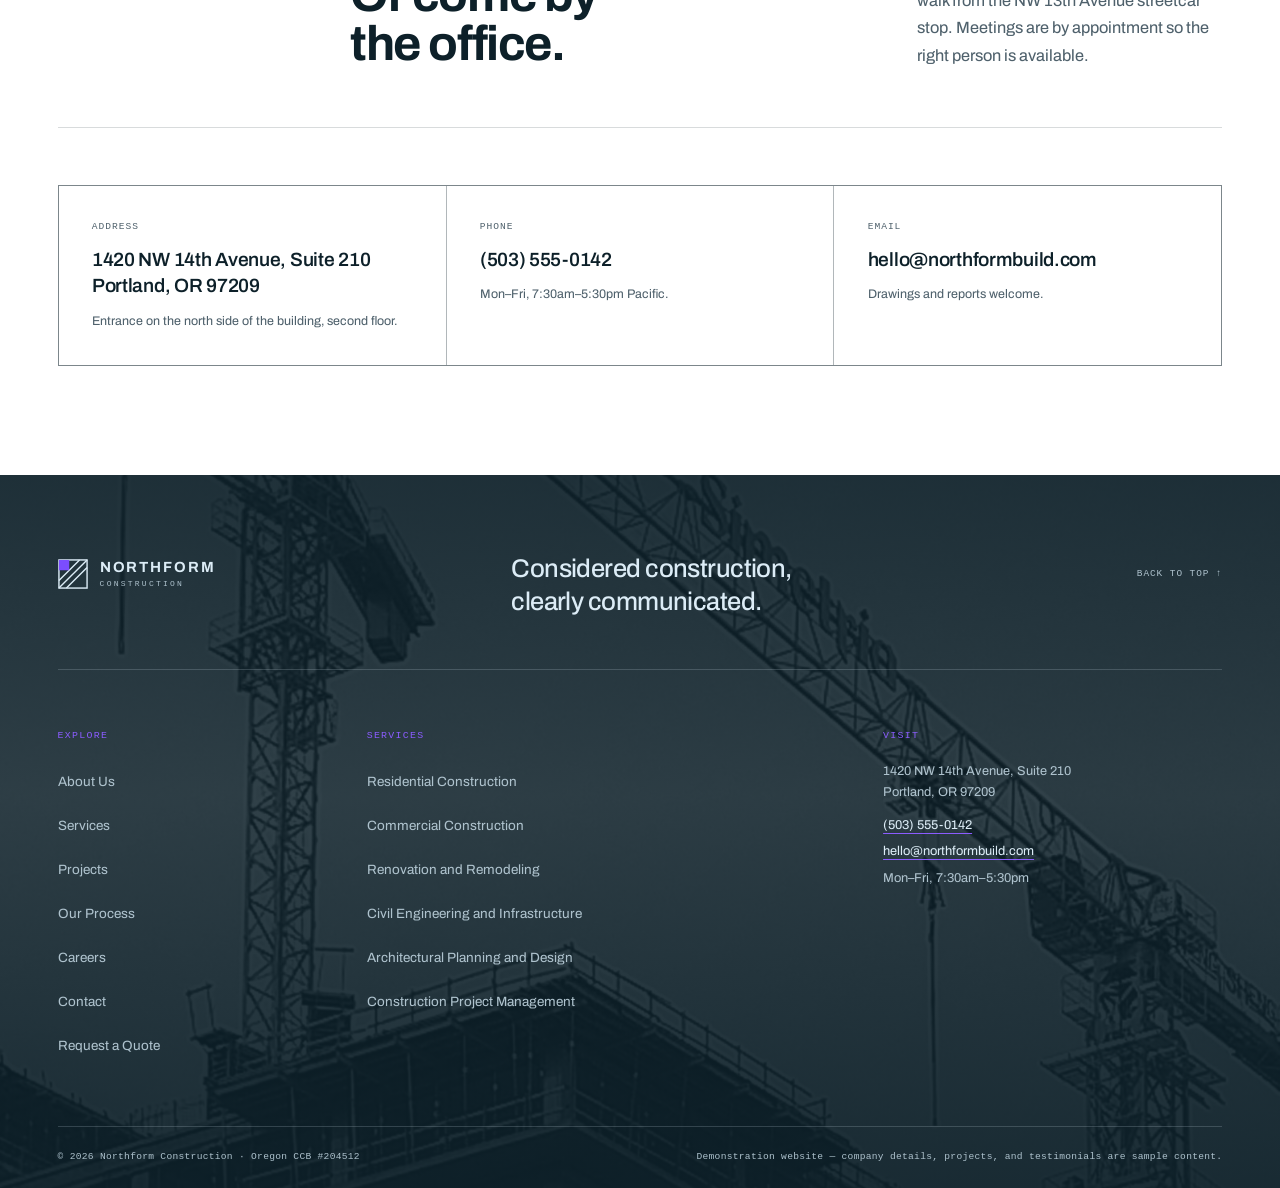
<file: quote.html>
<!DOCTYPE html>
<html lang="en">
<head>
  <meta charset="utf-8">
  <meta name="viewport" content="width=device-width, initial-scale=1">
  <title>Request a Quote — Northform Construction, Portland</title>
  <meta name="description" content="Tell Northform Construction about your residential, commercial, renovation, or civil project in Portland, Oregon.">
  <meta name="theme-color" content="#dcecf6">
  <link rel="icon" href="assets/favicon.svg" type="image/svg+xml">
  <link rel="preload" href="assets/fonts/archivo-latin-var.woff2" as="font" type="font/woff2" crossorigin>
  <link rel="stylesheet" href="css/styles.css">
  <script>document.documentElement.classList.add('js');</script>
  <script type="module" src="js/main.js"></script>
</head>
<body>
  <a class="skip-link" href="#main">Skip to content</a>

  <header class="site-header" data-header>
    <div class="shell header__inner">
      <a class="brand" href="index.html" aria-label="Northform Construction — home">
        <svg class="brand__mark" viewBox="0 0 32 32" width="32" height="32" aria-hidden="true" focusable="false">
          <rect x="1" y="1" width="30" height="30" fill="none" stroke="currentColor" stroke-width="1.5"/>
          <path d="M1 23L23 1M1 31L31 1M9 31L31 9" fill="none" stroke="currentColor" stroke-width="1.5"/>
          <rect x="1" y="1" width="11" height="11" fill="var(--ultra)"/>
        </svg>
        <span class="brand__text"><span class="brand__name">Northform</span><span class="brand__sub">Construction</span></span>
      </a>

      <nav class="primary-nav" aria-label="Primary">
        <ul class="primary-nav__list">
          <li><a class="primary-nav__link" href="index.html">Home</a></li>
          <li><a class="primary-nav__link" href="about.html">About Us</a></li>
          <li><a class="primary-nav__link" href="services.html">Services</a></li>
          <li><a class="primary-nav__link" href="projects.html">Projects</a></li>
          <li><a class="primary-nav__link" href="process.html">Our Process</a></li>
          <li><a class="primary-nav__link" href="careers.html">Careers</a></li>
          <li><a class="primary-nav__link" href="contact.html">Contact</a></li>
        </ul>
      </nav>

      <div class="header__actions">
        <a class="btn btn--primary btn--small header__cta" href="quote.html" aria-current="page">
          Request a Quote
          <svg viewBox="0 0 16 16" width="14" height="14" aria-hidden="true" focusable="false"><path d="M2 8h11M8 3l5 5-5 5" fill="none" stroke="currentColor" stroke-width="1.5"/></svg>
        </a>
        <button class="menu-toggle" type="button" aria-expanded="false" aria-controls="mobile-menu" data-menu-toggle>
          <span class="menu-toggle__text">Menu</span>
          <span class="menu-toggle__icon" aria-hidden="true"><span></span><span></span></span>
        </button>
      </div>
    </div>

    <div class="mobile-menu" id="mobile-menu" data-mobile-menu hidden>
      <div class="mobile-menu__inner shell">
        <p class="eyebrow eyebrow--plain">Navigate</p>
        <nav aria-label="Mobile">
          <ul class="mobile-menu__list">
            <li><a href="index.html">Home</a></li>
            <li><a href="about.html">About Us</a></li>
            <li><a href="services.html">Services</a></li>
            <li><a href="projects.html">Projects</a></li>
            <li><a href="process.html">Our Process</a></li>
            <li><a href="careers.html">Careers</a></li>
            <li><a href="contact.html">Contact</a></li>
          </ul>
        </nav>
        <div class="mobile-menu__footer">
          <a class="btn btn--primary" href="quote.html" aria-current="page">Request a Quote</a>
          <p class="mobile-menu__note">Portland, Oregon · (503) 555-0142 · hello@northformbuild.com</p>
        </div>
      </div>
    </div>
  </header>

  <main id="main">
    <section class="page-hero" aria-labelledby="page-title">
      <div class="shell page-hero__inner">
        <div>
          <p class="eyebrow"><span class="eyebrow__rule" aria-hidden="true"></span>Request a quote</p>
          <h1 class="page-hero__title" id="page-title">Tell us what you’re planning.</h1>
          <p class="page-hero__lede">Share the essentials and we will have the right starting point for a conversation. Fields marked with an asterisk are required.</p>
        </div>
        <div class="page-hero__aside">
          <p><span>Response</span>Within one business day</p>
          <p><span>Site walk</span>Usually within a week</p>
          <p><span>Project range</span>$50k to $6M</p>
          <p><span>Coverage</span>Oregon &amp; SW Washington</p>
        </div>
      </div>
    </section>

    <section class="section section--quote" aria-labelledby="quote-title">
      <div class="shell">
        <div class="quote__grid">
          <div class="quote__intro">
            <p class="eyebrow"><span class="eyebrow__rule" aria-hidden="true"></span>Project brief</p>
            <h2 class="section-title" id="quote-title">A few details<br>to get started.</h2>
            <p class="section-lede">The more we understand about the site and scope, the more useful our first response will be. Drawings and reports can follow by email.</p>

            <div class="quote__next">
              <p class="quote__next-label">What happens next</p>
              <ul class="quote__steps">
                <li><span>We review the brief and confirm the project is a fit.</span></li>
                <li><span>We call or email to clarify scope, site access, and timing.</span></li>
                <li><span>If it makes sense, we arrange a site walk and a fee proposal.</span></li>
              </ul>
            </div>

            <p class="quote__note">No response time, price, or acceptance of work is promised by this form. Sending a brief does not create a contract.</p>

            <div class="quote__next">
              <p class="quote__next-label">Prefer to talk?</p>
              <p class="quote__next-label" style="text-transform: none; letter-spacing: 0; font-family: var(--font); font-size: 0.95rem; line-height: 1.7; color: var(--ink-soft);">
                Call <a href="tel:+15035550142">(503) 555-0142</a><br>
                Email <a href="mailto:hello@northformbuild.com">hello@northformbuild.com</a>
              </p>
            </div>
          </div>

          <div class="quote__form-wrap reveal">
            <form class="quote-form" data-quote-form novalidate>
              <div class="form-note" id="form-setup-note" data-endpoint-notice hidden>
                <p class="form-note__label">Setup required</p>
                <p>Form delivery is not connected yet. Add a submission endpoint in <code>js/config.js</code> to enable sending. Until then, submission is disabled and no request is transmitted.</p>
              </div>

              <div class="form-grid">
                <div class="field">
                  <label for="full-name">Full Name <span class="req" aria-hidden="true">*</span><span class="sr-only"> (required)</span></label>
                  <input id="full-name" name="fullName" type="text" autocomplete="name" required aria-describedby="full-name-error">
                  <p class="field__error" id="full-name-error" data-error-for="fullName"></p>
                </div>

                <div class="field">
                  <label for="email">Email Address <span class="req" aria-hidden="true">*</span><span class="sr-only"> (required)</span></label>
                  <input id="email" name="email" type="email" inputmode="email" autocomplete="email" required aria-describedby="email-error">
                  <p class="field__error" id="email-error" data-error-for="email"></p>
                </div>

                <div class="field">
                  <label for="phone">Phone Number <span class="optional">Optional</span></label>
                  <input id="phone" name="phone" type="tel" inputmode="tel" autocomplete="tel" aria-describedby="phone-error">
                  <p class="field__error" id="phone-error" data-error-for="phone"></p>
                </div>

                <div class="field">
                  <label for="project-type">Project Type <span class="req" aria-hidden="true">*</span><span class="sr-only"> (required)</span></label>
                  <div class="select-wrap">
                    <select id="project-type" name="projectType" required aria-describedby="project-type-error">
                      <option value="" selected disabled>Select a project type</option>
                      <option>Residential Construction</option>
                      <option>Commercial Construction</option>
                      <option>Renovation and Remodeling</option>
                      <option>Civil Engineering and Infrastructure</option>
                      <option>Architectural Planning and Design</option>
                      <option>Construction Project Management</option>
                      <option>Other / not sure yet</option>
                    </select>
                    <svg viewBox="0 0 16 16" width="14" height="14" aria-hidden="true" focusable="false"><path d="M3 6l5 5 5-5" fill="none" stroke="currentColor" stroke-width="1.5"/></svg>
                  </div>
                  <p class="field__error" id="project-type-error" data-error-for="projectType"></p>
                </div>

                <div class="field">
                  <label for="project-location">Project Location <span class="req" aria-hidden="true">*</span><span class="sr-only"> (required)</span></label>
                  <input id="project-location" name="projectLocation" type="text" autocomplete="address-level2" placeholder="City or area" required aria-describedby="project-location-error">
                  <p class="field__error" id="project-location-error" data-error-for="projectLocation"></p>
                </div>

                <div class="field">
                  <label for="budget">Estimated Budget <span class="optional">Optional</span></label>
                  <div class="select-wrap">
                    <select id="budget" name="budget">
                      <option value="" selected>Not defined yet</option>
                      <option>Under $100k</option>
                      <option>$100k – $250k</option>
                      <option>$250k – $500k</option>
                      <option>$500k – $1M</option>
                      <option>Over $1M</option>
                    </select>
                    <svg viewBox="0 0 16 16" width="14" height="14" aria-hidden="true" focusable="false"><path d="M3 6l5 5 5-5" fill="none" stroke="currentColor" stroke-width="1.5"/></svg>
                  </div>
                </div>

                <div class="field field--full">
                  <label for="description">Project Description <span class="req" aria-hidden="true">*</span><span class="sr-only"> (required)</span></label>
                  <textarea id="description" name="description" rows="5" required minlength="20" placeholder="Tell us about the site, the scope you have in mind, and any known constraints." aria-describedby="description-help description-error"></textarea>
                  <p class="field__hint" id="description-help">Include approximate scale, site conditions, and anything already agreed with a designer or consultant.</p>
                  <p class="field__error" id="description-error" data-error-for="description"></p>
                </div>
              </div>

              <div class="form-actions">
                <button class="btn btn--primary" type="submit" data-submit>
                  <span data-submit-label>Submit Request</span>
                  <svg class="btn__arrow" viewBox="0 0 16 16" width="15" height="15" aria-hidden="true" focusable="false"><path d="M2 8h11M8 3l5 5-5 5" fill="none" stroke="currentColor" stroke-width="1.5"/></svg>
                  <span class="spinner" aria-hidden="true"></span>
                </button>
                <p class="form-consent">By submitting, you agree to be contacted about this enquiry. No marketing messages are implied.</p>
              </div>

              <div class="form-status" role="status" aria-live="polite" aria-atomic="true" data-form-status></div>
              <div class="form-error" role="alert" data-form-error hidden></div>
            </form>
          </div>
        </div>
      </div>
    </section>

    <section class="section section--white" aria-labelledby="visit-title">
      <div class="shell">
        <header class="section-head reveal">
          <p class="eyebrow"><span class="eyebrow__rule" aria-hidden="true"></span>Visit</p>
          <div class="section-head__main">
            <h2 class="section-title" id="visit-title">Or come by<br>the office.</h2>
            <p class="section-lede">Our studio is in the Pearl District, a short walk from the NW 13th Avenue streetcar stop. Meetings are by appointment so the right person is available.</p>
          </div>
        </header>
        <div class="contact-cards reveal">
          <div class="contact-card">
            <p class="contact-card__label">Address</p>
            <p class="contact-card__value">1420 NW 14th Avenue, Suite 210<br>Portland, OR 97209</p>
            <p class="contact-card__note">Entrance on the north side of the building, second floor.</p>
          </div>
          <div class="contact-card">
            <p class="contact-card__label">Phone</p>
            <a class="contact-card__value" href="tel:+15035550142">(503) 555-0142</a>
            <p class="contact-card__note">Mon–Fri, 7:30am–5:30pm Pacific.</p>
          </div>
          <div class="contact-card">
            <p class="contact-card__label">Email</p>
            <a class="contact-card__value" href="mailto:hello@northformbuild.com">hello@northformbuild.com</a>
            <p class="contact-card__note">Drawings and reports welcome.</p>
          </div>
        </div>
      </div>
    </section>
  </main>

  <footer class="site-footer">
    <div class="shell">
      <div class="footer__top">
        <a class="brand brand--footer" href="index.html" aria-label="Northform Construction — back to home">
          <svg class="brand__mark" viewBox="0 0 32 32" width="32" height="32" aria-hidden="true" focusable="false">
            <rect x="1" y="1" width="30" height="30" fill="none" stroke="currentColor" stroke-width="1.5"/>
            <path d="M1 23L23 1M1 31L31 1M9 31L31 9" fill="none" stroke="currentColor" stroke-width="1.5"/>
            <rect x="1" y="1" width="11" height="11" fill="#7b4dff"/>
          </svg>
          <span class="brand__text"><span class="brand__name">Northform</span><span class="brand__sub">Construction</span></span>
        </a>
        <p class="footer__statement">Considered construction, clearly communicated.</p>
        <a class="footer__top-link" href="#main">Back to top <span aria-hidden="true">↑</span></a>
      </div>

      <div class="footer__grid">
        <div class="footer__col">
          <p class="footer__label">Explore</p>
          <ul class="footer__links">
            <li><a href="about.html">About Us</a></li>
            <li><a href="services.html">Services</a></li>
            <li><a href="projects.html">Projects</a></li>
            <li><a href="process.html">Our Process</a></li>
            <li><a href="careers.html">Careers</a></li>
            <li><a href="contact.html">Contact</a></li>
            <li><a href="quote.html">Request a Quote</a></li>
          </ul>
        </div>
        <div class="footer__col">
          <p class="footer__label">Services</p>
          <ul class="footer__links footer__links--plain">
            <li><a href="services.html#residential">Residential Construction</a></li>
            <li><a href="services.html#commercial">Commercial Construction</a></li>
            <li><a href="services.html#renovation">Renovation and Remodeling</a></li>
            <li><a href="services.html#civil">Civil Engineering and Infrastructure</a></li>
            <li><a href="services.html#design">Architectural Planning and Design</a></li>
            <li><a href="services.html#management">Construction Project Management</a></li>
          </ul>
        </div>
        <div class="footer__col">
          <p class="footer__label">Visit</p>
          <ul class="footer__contact">
            <li class="footer__contact--address">1420 NW 14th Avenue, Suite 210<br>Portland, OR 97209</li>
            <li><a href="tel:+15035550142">(503) 555-0142</a></li>
            <li><a href="mailto:hello@northformbuild.com">hello@northformbuild.com</a></li>
            <li>Mon–Fri, 7:30am–5:30pm</li>
          </ul>
        </div>
      </div>

      <div class="footer__bottom">
        <p>© <span data-year>2026</span> Northform Construction · Oregon CCB #204512</p>
        <p>Demonstration website — company details, projects, and testimonials are sample content.</p>
      </div>
    </div>
  </footer>
</body>
</html>
</file>
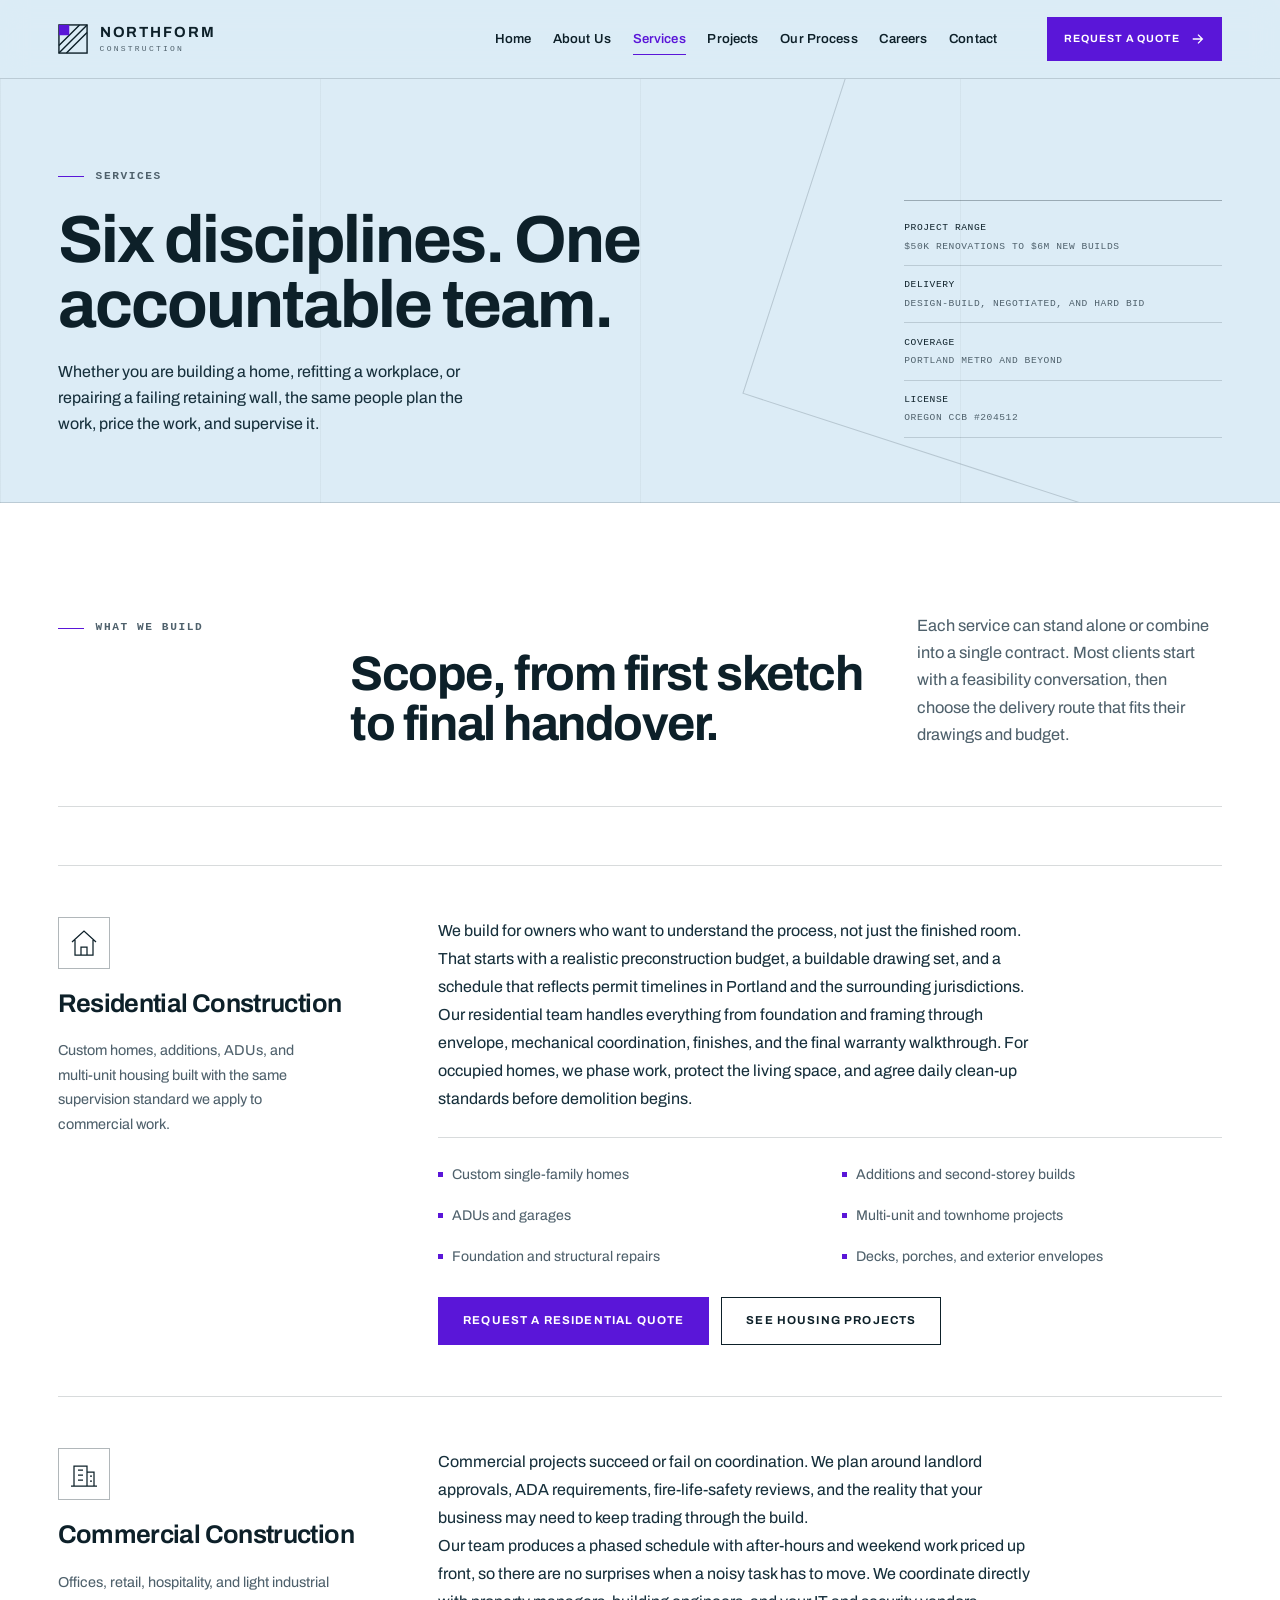
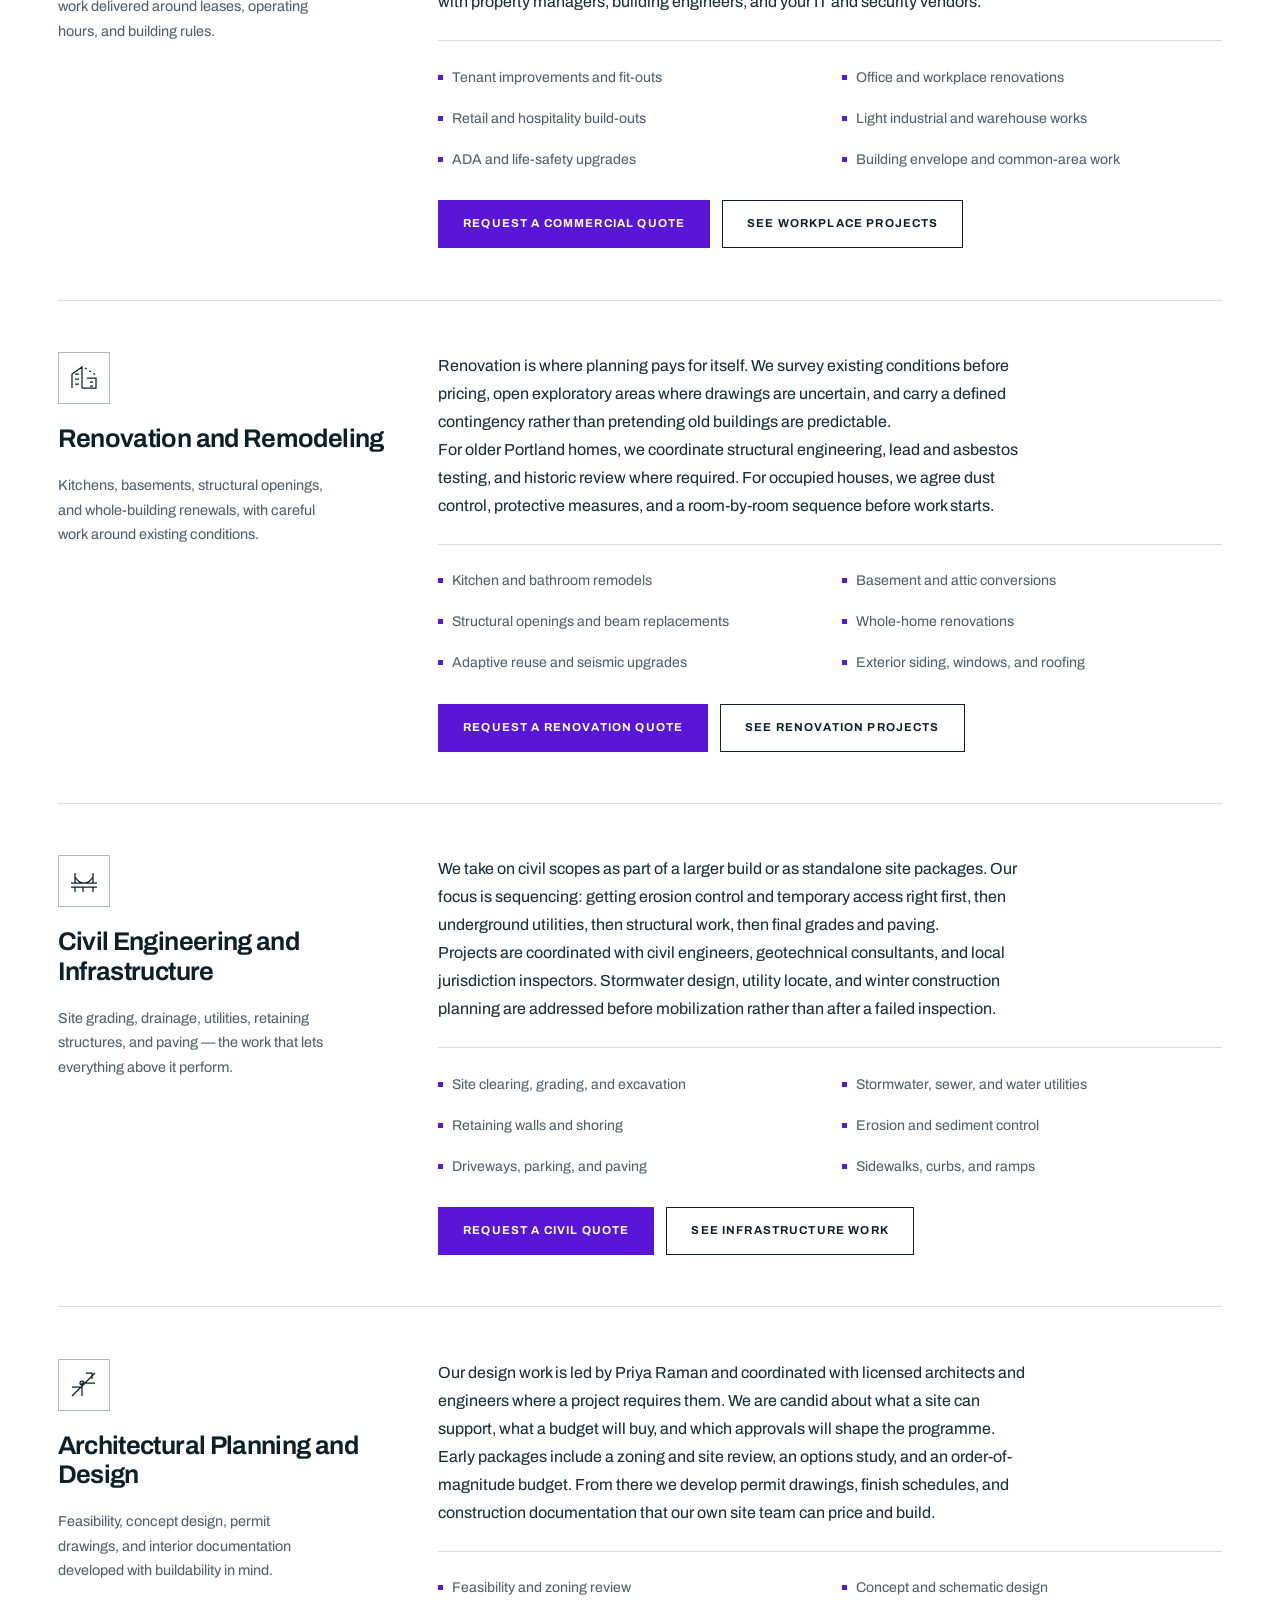
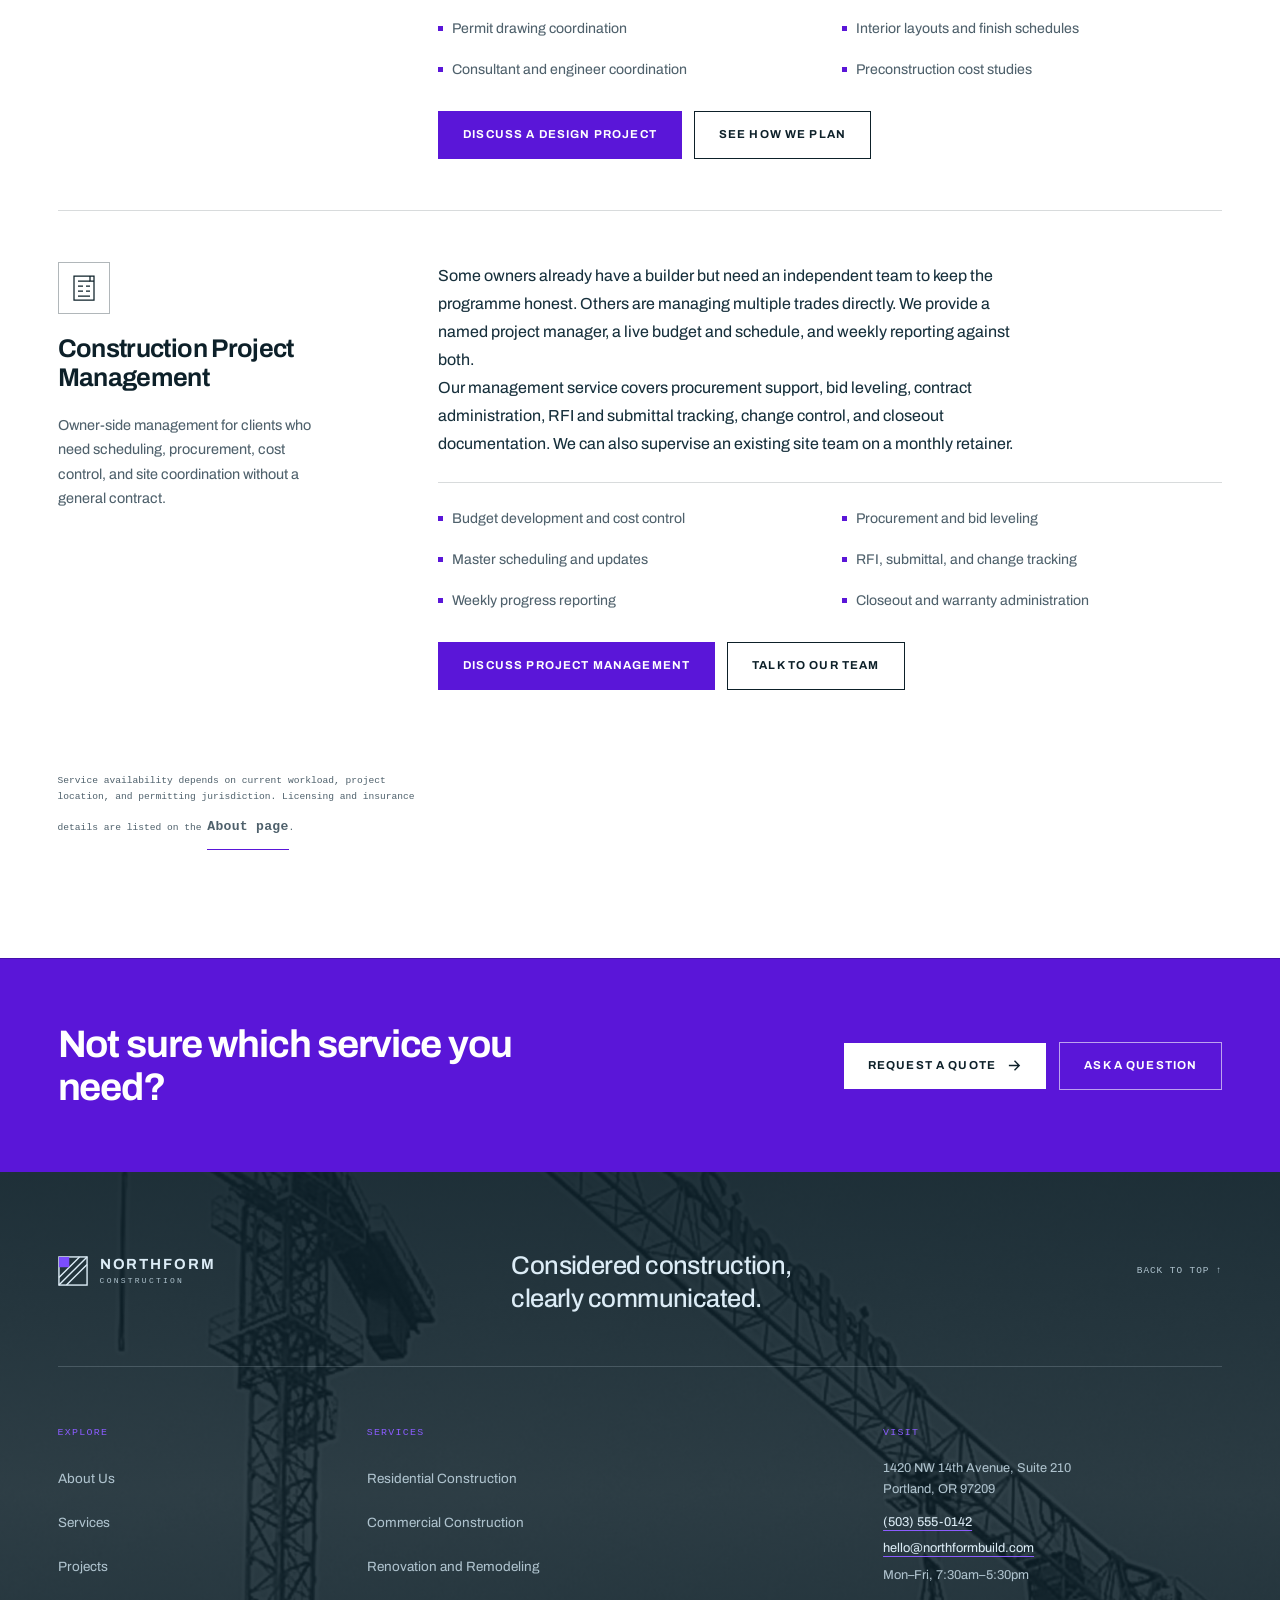
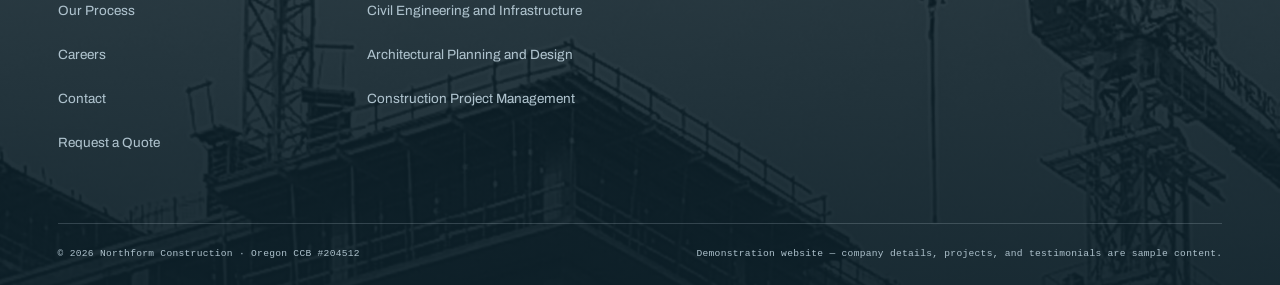
<file: services.html>
<!DOCTYPE html>
<html lang="en">
<head>
  <meta charset="utf-8">
  <meta name="viewport" content="width=device-width, initial-scale=1">
  <title>Construction Services — Northform Construction, Portland</title>
  <meta name="description" content="Residential and commercial construction, renovation, civil infrastructure, architectural planning, and project management from Northform Construction in Portland, Oregon.">
  <meta name="theme-color" content="#dcecf6">
  <link rel="icon" href="assets/favicon.svg" type="image/svg+xml">
  <link rel="preload" href="assets/fonts/archivo-latin-var.woff2" as="font" type="font/woff2" crossorigin>
  <link rel="stylesheet" href="css/styles.css">
  <script>document.documentElement.classList.add('js');</script>
  <script type="module" src="js/main.js"></script>
</head>
<body>
  <a class="skip-link" href="#main">Skip to content</a>

  <header class="site-header" data-header>
    <div class="shell header__inner">
      <a class="brand" href="index.html" aria-label="Northform Construction — home">
        <svg class="brand__mark" viewBox="0 0 32 32" width="32" height="32" aria-hidden="true" focusable="false">
          <rect x="1" y="1" width="30" height="30" fill="none" stroke="currentColor" stroke-width="1.5"/>
          <path d="M1 23L23 1M1 31L31 1M9 31L31 9" fill="none" stroke="currentColor" stroke-width="1.5"/>
          <rect x="1" y="1" width="11" height="11" fill="var(--ultra)"/>
        </svg>
        <span class="brand__text"><span class="brand__name">Northform</span><span class="brand__sub">Construction</span></span>
      </a>

      <nav class="primary-nav" aria-label="Primary">
        <ul class="primary-nav__list">
          <li><a class="primary-nav__link" href="index.html">Home</a></li>
          <li><a class="primary-nav__link" href="about.html">About Us</a></li>
          <li><a class="primary-nav__link is-active" href="services.html" aria-current="page">Services</a></li>
          <li><a class="primary-nav__link" href="projects.html">Projects</a></li>
          <li><a class="primary-nav__link" href="process.html">Our Process</a></li>
          <li><a class="primary-nav__link" href="careers.html">Careers</a></li>
          <li><a class="primary-nav__link" href="contact.html">Contact</a></li>
        </ul>
      </nav>

      <div class="header__actions">
        <a class="btn btn--primary btn--small header__cta" href="quote.html">
          Request a Quote
          <svg viewBox="0 0 16 16" width="14" height="14" aria-hidden="true" focusable="false"><path d="M2 8h11M8 3l5 5-5 5" fill="none" stroke="currentColor" stroke-width="1.5"/></svg>
        </a>
        <button class="menu-toggle" type="button" aria-expanded="false" aria-controls="mobile-menu" data-menu-toggle>
          <span class="menu-toggle__text">Menu</span>
          <span class="menu-toggle__icon" aria-hidden="true"><span></span><span></span></span>
        </button>
      </div>
    </div>

    <div class="mobile-menu" id="mobile-menu" data-mobile-menu hidden>
      <div class="mobile-menu__inner shell">
        <p class="eyebrow eyebrow--plain">Navigate</p>
        <nav aria-label="Mobile">
          <ul class="mobile-menu__list">
            <li><a href="index.html">Home</a></li>
            <li><a href="about.html">About Us</a></li>
            <li><a href="services.html" aria-current="page">Services</a></li>
            <li><a href="projects.html">Projects</a></li>
            <li><a href="process.html">Our Process</a></li>
            <li><a href="careers.html">Careers</a></li>
            <li><a href="contact.html">Contact</a></li>
          </ul>
        </nav>
        <div class="mobile-menu__footer">
          <a class="btn btn--primary" href="quote.html">Request a Quote</a>
          <p class="mobile-menu__note">Portland, Oregon · (503) 555-0142 · hello@northformbuild.com</p>
        </div>
      </div>
    </div>
  </header>

  <main id="main">
    <section class="page-hero" aria-labelledby="page-title">
      <div class="shell page-hero__inner">
        <div>
          <p class="eyebrow"><span class="eyebrow__rule" aria-hidden="true"></span>Services</p>
          <h1 class="page-hero__title" id="page-title">Six disciplines. One accountable team.</h1>
          <p class="page-hero__lede">Whether you are building a home, refitting a workplace, or repairing a failing retaining wall, the same people plan the work, price the work, and supervise it.</p>
        </div>
        <div class="page-hero__aside">
          <p><span>Project range</span>$50k renovations to $6M new builds</p>
          <p><span>Delivery</span>Design-build, negotiated, and hard bid</p>
          <p><span>Coverage</span>Portland metro and beyond</p>
          <p><span>License</span>Oregon CCB #204512</p>
        </div>
      </div>
    </section>

    <section class="section section--white" aria-labelledby="services-title">
      <div class="shell">
        <header class="section-head reveal">
          <p class="eyebrow"><span class="eyebrow__rule" aria-hidden="true"></span>What we build</p>
          <div class="section-head__main">
            <h2 class="section-title" id="services-title">Scope, from first sketch<br>to final handover.</h2>
            <p class="section-lede">Each service can stand alone or combine into a single contract. Most clients start with a feasibility conversation, then choose the delivery route that fits their drawings and budget.</p>
          </div>
        </header>

        <div class="service-detail" id="residential">
          <div class="service-detail__aside">
            <div class="service-detail__head">
              <span class="service-detail__icon">
                <svg viewBox="0 0 32 32" width="32" height="32" aria-hidden="true" focusable="false">
                  <path d="M4 15L16 4l12 11M7 13v15h18V13M13 28v-8h6v8" fill="none" stroke="currentColor" stroke-width="1.25"/>
                </svg>
              </span>
            </div>
            <h2 class="service-detail__title">Residential Construction</h2>
            <p class="service-detail__lede">Custom homes, additions, ADUs, and multi-unit housing built with the same supervision standard we apply to commercial work.</p>
          </div>
          <div class="service-detail__body">
            <p>We build for owners who want to understand the process, not just the finished room. That starts with a realistic preconstruction budget, a buildable drawing set, and a schedule that reflects permit timelines in Portland and the surrounding jurisdictions.</p>
            <p>Our residential team handles everything from foundation and framing through envelope, mechanical coordination, finishes, and the final warranty walkthrough. For occupied homes, we phase work, protect the living space, and agree daily clean-up standards before demolition begins.</p>
            <ul class="deliverables">
              <li>Custom single-family homes</li>
              <li>Additions and second-storey builds</li>
              <li>ADUs and garages</li>
              <li>Multi-unit and townhome projects</li>
              <li>Foundation and structural repairs</li>
              <li>Decks, porches, and exterior envelopes</li>
            </ul>
            <div class="service-detail__actions">
              <a class="btn btn--primary" href="quote.html?service=Residential%20Construction">Request a residential quote</a>
              <a class="btn btn--ghost" href="projects.html#alder-terrace">See housing projects</a>
            </div>
          </div>
        </div>

        <div class="service-detail" id="commercial">
          <div class="service-detail__aside">
            <div class="service-detail__head">
              <span class="service-detail__icon">
                <svg viewBox="0 0 32 32" width="32" height="32" aria-hidden="true" focusable="false">
                  <path d="M6 28V8h13v20M19 14h7v14M3 28h26M10 12h5M10 17h5M10 22h5M22 18h2M22 23h2" fill="none" stroke="currentColor" stroke-width="1.25"/>
                </svg>
              </span>
            </div>
            <h2 class="service-detail__title">Commercial Construction</h2>
            <p class="service-detail__lede">Offices, retail, hospitality, and light industrial work delivered around leases, operating hours, and building rules.</p>
          </div>
          <div class="service-detail__body">
            <p>Commercial projects succeed or fail on coordination. We plan around landlord approvals, ADA requirements, fire-life-safety reviews, and the reality that your business may need to keep trading through the build.</p>
            <p>Our team produces a phased schedule with after-hours and weekend work priced up front, so there are no surprises when a noisy task has to move. We coordinate directly with property managers, building engineers, and your IT and security vendors.</p>
            <ul class="deliverables">
              <li>Tenant improvements and fit-outs</li>
              <li>Office and workplace renovations</li>
              <li>Retail and hospitality build-outs</li>
              <li>Light industrial and warehouse works</li>
              <li>ADA and life-safety upgrades</li>
              <li>Building envelope and common-area work</li>
            </ul>
            <div class="service-detail__actions">
              <a class="btn btn--primary" href="quote.html?service=Commercial%20Construction">Request a commercial quote</a>
              <a class="btn btn--ghost" href="projects.html#merchant-street">See workplace projects</a>
            </div>
          </div>
        </div>

        <div class="service-detail" id="renovation">
          <div class="service-detail__aside">
            <div class="service-detail__head">
              <span class="service-detail__icon">
                <svg viewBox="0 0 32 32" width="32" height="32" aria-hidden="true" focusable="false">
                  <path d="M4 26V12l10-7v21M14 26h14V16H19M7 12h4M7 17h4M7 22h4M22 20h3M22 24h3" fill="none" stroke="currentColor" stroke-width="1.25"/>
                  <path d="M17 6l11 7" stroke="currentColor" stroke-width="1.25" stroke-dasharray="2 3"/>
                </svg>
              </span>
            </div>
            <h2 class="service-detail__title">Renovation and Remodeling</h2>
            <p class="service-detail__lede">Kitchens, basements, structural openings, and whole-building renewals, with careful work around existing conditions.</p>
          </div>
          <div class="service-detail__body">
            <p>Renovation is where planning pays for itself. We survey existing conditions before pricing, open exploratory areas where drawings are uncertain, and carry a defined contingency rather than pretending old buildings are predictable.</p>
            <p>For older Portland homes, we coordinate structural engineering, lead and asbestos testing, and historic review where required. For occupied houses, we agree dust control, protective measures, and a room-by-room sequence before work starts.</p>
            <ul class="deliverables">
              <li>Kitchen and bathroom remodels</li>
              <li>Basement and attic conversions</li>
              <li>Structural openings and beam replacements</li>
              <li>Whole-home renovations</li>
              <li>Adaptive reuse and seismic upgrades</li>
              <li>Exterior siding, windows, and roofing</li>
            </ul>
            <div class="service-detail__actions">
              <a class="btn btn--primary" href="quote.html?service=Renovation%20and%20Remodeling">Request a renovation quote</a>
              <a class="btn btn--ghost" href="projects.html#foundry-block">See renovation projects</a>
            </div>
          </div>
        </div>

        <div class="service-detail" id="civil">
          <div class="service-detail__aside">
            <div class="service-detail__head">
              <span class="service-detail__icon">
                <svg viewBox="0 0 32 32" width="32" height="32" aria-hidden="true" focusable="false">
                  <path d="M3 22h26M3 18h26M7 18V8M25 18V8M7 12c5 8 13 8 18 0M7 22v5M15 22v5M25 22v5" fill="none" stroke="currentColor" stroke-width="1.25"/>
                </svg>
              </span>
            </div>
            <h2 class="service-detail__title">Civil Engineering and Infrastructure</h2>
            <p class="service-detail__lede">Site grading, drainage, utilities, retaining structures, and paving — the work that lets everything above it perform.</p>
          </div>
          <div class="service-detail__body">
            <p>We take on civil scopes as part of a larger build or as standalone site packages. Our focus is sequencing: getting erosion control and temporary access right first, then underground utilities, then structural work, then final grades and paving.</p>
            <p>Projects are coordinated with civil engineers, geotechnical consultants, and local jurisdiction inspectors. Stormwater design, utility locate, and winter construction planning are addressed before mobilization rather than after a failed inspection.</p>
            <ul class="deliverables">
              <li>Site clearing, grading, and excavation</li>
              <li>Stormwater, sewer, and water utilities</li>
              <li>Retaining walls and shoring</li>
              <li>Erosion and sediment control</li>
              <li>Driveways, parking, and paving</li>
              <li>Sidewalks, curbs, and ramps</li>
            </ul>
            <div class="service-detail__actions">
              <a class="btn btn--primary" href="quote.html?service=Civil%20Engineering%20and%20Infrastructure">Request a civil quote</a>
              <a class="btn btn--ghost" href="projects.html#north-crossing">See infrastructure work</a>
            </div>
          </div>
        </div>

        <div class="service-detail" id="design">
          <div class="service-detail__aside">
            <div class="service-detail__head">
              <span class="service-detail__icon">
                <svg viewBox="0 0 32 32" width="32" height="32" aria-hidden="true" focusable="false">
                  <path d="M4 27L27 4M14 27V14h13M4 18h8M18 4h6v6" fill="none" stroke="currentColor" stroke-width="1.25"/>
                  <circle cx="14" cy="14" r="2" fill="none" stroke="currentColor" stroke-width="1.25"/>
                </svg>
              </span>
            </div>
            <h2 class="service-detail__title">Architectural Planning and Design</h2>
            <p class="service-detail__lede">Feasibility, concept design, permit drawings, and interior documentation developed with buildability in mind.</p>
          </div>
          <div class="service-detail__body">
            <p>Our design work is led by Priya Raman and coordinated with licensed architects and engineers where a project requires them. We are candid about what a site can support, what a budget will buy, and which approvals will shape the programme.</p>
            <p>Early packages include a zoning and site review, an options study, and an order-of-magnitude budget. From there we develop permit drawings, finish schedules, and construction documentation that our own site team can price and build.</p>
            <ul class="deliverables">
              <li>Feasibility and zoning review</li>
              <li>Concept and schematic design</li>
              <li>Permit drawing coordination</li>
              <li>Interior layouts and finish schedules</li>
              <li>Consultant and engineer coordination</li>
              <li>Preconstruction cost studies</li>
            </ul>
            <div class="service-detail__actions">
              <a class="btn btn--primary" href="quote.html?service=Architectural%20Planning%20and%20Design">Discuss a design project</a>
              <a class="btn btn--ghost" href="process.html">See how we plan</a>
            </div>
          </div>
        </div>

        <div class="service-detail" id="management">
          <div class="service-detail__aside">
            <div class="service-detail__head">
              <span class="service-detail__icon">
                <svg viewBox="0 0 32 32" width="32" height="32" aria-hidden="true" focusable="false">
                  <path d="M6 4h20v24H6zM10 9h12M10 14h5M18 14h4M10 19h5M18 19h4M10 24h12" fill="none" stroke="currentColor" stroke-width="1.25"/>
                  <path d="M22 4v5h4" fill="none" stroke="currentColor" stroke-width="1.25"/>
                </svg>
              </span>
            </div>
            <h2 class="service-detail__title">Construction Project Management</h2>
            <p class="service-detail__lede">Owner-side management for clients who need scheduling, procurement, cost control, and site coordination without a general contract.</p>
          </div>
          <div class="service-detail__body">
            <p>Some owners already have a builder but need an independent team to keep the programme honest. Others are managing multiple trades directly. We provide a named project manager, a live budget and schedule, and weekly reporting against both.</p>
            <p>Our management service covers procurement support, bid leveling, contract administration, RFI and submittal tracking, change control, and closeout documentation. We can also supervise an existing site team on a monthly retainer.</p>
            <ul class="deliverables">
              <li>Budget development and cost control</li>
              <li>Procurement and bid leveling</li>
              <li>Master scheduling and updates</li>
              <li>RFI, submittal, and change tracking</li>
              <li>Weekly progress reporting</li>
              <li>Closeout and warranty administration</li>
            </ul>
            <div class="service-detail__actions">
              <a class="btn btn--primary" href="quote.html?service=Construction%20Project%20Management">Discuss project management</a>
              <a class="btn btn--ghost" href="contact.html">Talk to our team</a>
            </div>
          </div>
        </div>

        <p class="projects__footnote">Service availability depends on current workload, project location, and permitting jurisdiction. Licensing and insurance details are listed on the <a class="text-link" href="about.html">About page</a>.</p>
      </div>
    </section>

    <section class="cta-band" aria-labelledby="cta-title">
      <div class="shell cta-band__inner">
        <h2 class="cta-band__title" id="cta-title">Not sure which service you need?</h2>
        <div class="cta-band__actions">
          <a class="btn btn--primary" href="quote.html">Request a Quote
            <svg viewBox="0 0 16 16" width="15" height="15" aria-hidden="true" focusable="false"><path d="M2 8h11M8 3l5 5-5 5" fill="none" stroke="currentColor" stroke-width="1.5"/></svg>
          </a>
          <a class="btn btn--ghost" href="contact.html">Ask a question</a>
        </div>
      </div>
    </section>
  </main>

  <footer class="site-footer">
    <div class="shell">
      <div class="footer__top">
        <a class="brand brand--footer" href="index.html" aria-label="Northform Construction — back to home">
          <svg class="brand__mark" viewBox="0 0 32 32" width="32" height="32" aria-hidden="true" focusable="false">
            <rect x="1" y="1" width="30" height="30" fill="none" stroke="currentColor" stroke-width="1.5"/>
            <path d="M1 23L23 1M1 31L31 1M9 31L31 9" fill="none" stroke="currentColor" stroke-width="1.5"/>
            <rect x="1" y="1" width="11" height="11" fill="#7b4dff"/>
          </svg>
          <span class="brand__text"><span class="brand__name">Northform</span><span class="brand__sub">Construction</span></span>
        </a>
        <p class="footer__statement">Considered construction, clearly communicated.</p>
        <a class="footer__top-link" href="#main">Back to top <span aria-hidden="true">↑</span></a>
      </div>

      <div class="footer__grid">
        <div class="footer__col">
          <p class="footer__label">Explore</p>
          <ul class="footer__links">
            <li><a href="about.html">About Us</a></li>
            <li><a href="services.html">Services</a></li>
            <li><a href="projects.html">Projects</a></li>
            <li><a href="process.html">Our Process</a></li>
            <li><a href="careers.html">Careers</a></li>
            <li><a href="contact.html">Contact</a></li>
            <li><a href="quote.html">Request a Quote</a></li>
          </ul>
        </div>
        <div class="footer__col">
          <p class="footer__label">Services</p>
          <ul class="footer__links footer__links--plain">
            <li><a href="services.html#residential">Residential Construction</a></li>
            <li><a href="services.html#commercial">Commercial Construction</a></li>
            <li><a href="services.html#renovation">Renovation and Remodeling</a></li>
            <li><a href="services.html#civil">Civil Engineering and Infrastructure</a></li>
            <li><a href="services.html#design">Architectural Planning and Design</a></li>
            <li><a href="services.html#management">Construction Project Management</a></li>
          </ul>
        </div>
        <div class="footer__col">
          <p class="footer__label">Visit</p>
          <ul class="footer__contact">
            <li class="footer__contact--address">1420 NW 14th Avenue, Suite 210<br>Portland, OR 97209</li>
            <li><a href="tel:+15035550142">(503) 555-0142</a></li>
            <li><a href="mailto:hello@northformbuild.com">hello@northformbuild.com</a></li>
            <li>Mon–Fri, 7:30am–5:30pm</li>
          </ul>
        </div>
      </div>

      <div class="footer__bottom">
        <p>© <span data-year>2026</span> Northform Construction · Oregon CCB #204512</p>
        <p>Demonstration website — company details, projects, and testimonials are sample content.</p>
      </div>
    </div>
  </footer>
</body>
</html>
</file>
<file: css/styles.css>
/* ==========================================================================
   Northform Construction — design system
   Glacier Blue surfaces, Ultraviolet accents, Mineral Grey support.
   All corners are square by design.
   ========================================================================== */

@font-face {
  font-family: "Archivo";
  font-style: normal;
  font-weight: 400 700;
  font-stretch: 100%;
  font-display: swap;
  src: url("../assets/fonts/archivo-latin-var.woff2") format("woff2");
  unicode-range: U+0000-00FF, U+0131, U+0152-0153, U+02BB-02BC, U+02C6, U+02DA, U+02DC, U+0304, U+0308, U+0329, U+2000-206F, U+20AC, U+2122, U+2191, U+2193, U+2212, U+2215, U+FEFF, U+FFFD;
}
@font-face {
  font-family: "Archivo";
  font-style: normal;
  font-weight: 400 700;
  font-stretch: 100%;
  font-display: swap;
  src: url("../assets/fonts/archivo-latin-ext-var.woff2") format("woff2");
  unicode-range: U+0100-02BA, U+02BD-02C5, U+02C7-02CC, U+02CE-02D7, U+02DD-02FF, U+0304, U+0308, U+0329, U+1D00-1DBF, U+1E00-1E9F, U+1EF2-1EFF, U+2020, U+20A0-20AB, U+20AD-20C4, U+2113, U+2C60-2C7F, U+A720-A7FF;
}

:root {
  --glacier: #dcecf6;
  --glacier-deep: #c9e0ee;
  --glacier-pale: #eef7fb;
  --white: #ffffff;
  --ink: #0d2029;
  --ink-soft: #17303c;
  --mineral: #4f616c;
  --mineral-light: #6b7c86;
  --ultra: #5a16d8;
  --ultra-dark: #4510ac;
  --ultra-soft: #8b5cff;
  --ultra-pale: #ece5ff;
  --dark: #0e222c;
  --dark-2: #122b36;
  --on-dark: #dcecf6;
  --on-dark-muted: #aec2cd;
  --line: rgba(13, 32, 41, 0.16);
  --line-strong: rgba(13, 32, 41, 0.32);
  --line-light: rgba(220, 236, 246, 0.18);
  --error: #9f1d18;
  --font: "Archivo", "Helvetica Neue", "Segoe UI", system-ui, -apple-system, sans-serif;
  --mono: ui-monospace, "SFMono-Regular", "Cascadia Mono", "Segoe UI Mono", Menlo, Consolas, monospace;
  --shell: 1520px;
  --gutter: clamp(1.25rem, 4.5vw, 4.5rem);
  --section-y: clamp(4.75rem, 8.5vw, 8.5rem);
  --header-h: 78px;
  --ease: cubic-bezier(0.22, 0.61, 0.36, 1);
  --ease-out: cubic-bezier(0.16, 1, 0.3, 1);
  --radius: 0px;
}

*,
*::before,
*::after {
  box-sizing: border-box;
  border-radius: 0;
}

html {
  -webkit-text-size-adjust: 100%;
  text-size-adjust: 100%;
  scroll-padding-top: calc(var(--header-h) + 16px);
}

@media (prefers-reduced-motion: no-preference) {
  html {
    scroll-behavior: smooth;
  }
}

body {
  margin: 0;
  font-family: var(--font);
  font-size: clamp(1rem, 0.96rem + 0.2vw, 1.1rem);
  font-weight: 430;
  line-height: 1.66;
  color: var(--ink);
  background: var(--glacier);
  overflow-x: clip;
  -webkit-font-smoothing: antialiased;
  -moz-osx-font-smoothing: grayscale;
  font-kerning: normal;
}

body.menu-open {
  overflow: hidden;
}

h1, h2, h3, h4, p, figure, blockquote, dl, dd {
  margin: 0;
}

ul, ol {
  margin: 0;
  padding: 0;
}

img, svg, video {
  display: block;
  max-width: 100%;
}

img {
  height: auto;
}

button, input, select, textarea {
  font: inherit;
  color: inherit;
}

button {
  cursor: pointer;
}

a {
  color: inherit;
}

::selection {
  background: var(--ultra);
  color: var(--white);
}

:focus-visible {
  outline: 2px solid var(--ultra);
  outline-offset: 3px;
}

.section--ink :focus-visible {
  outline-color: var(--ultra-soft);
}

[hidden] {
  display: none !important;
}

.sr-only {
  position: absolute !important;
  width: 1px;
  height: 1px;
  padding: 0;
  margin: -1px;
  overflow: hidden;
  clip: rect(0 0 0 0);
  clip-path: inset(50%);
  white-space: nowrap;
  border: 0;
}

.skip-link {
  position: fixed;
  top: 0.75rem;
  left: 0.75rem;
  z-index: 200;
  padding: 0.85rem 1.1rem;
  background: var(--ink);
  color: var(--glacier);
  font-family: var(--mono);
  font-size: 0.7rem;
  letter-spacing: 0.12em;
  text-transform: uppercase;
  text-decoration: none;
  transform: translateY(-160%);
  transition: transform 0.2s var(--ease);
}

.skip-link:focus-visible {
  transform: translateY(0);
  outline-color: var(--glacier);
}

.shell {
  width: 100%;
  max-width: var(--shell);
  margin-inline: auto;
  padding-inline: var(--gutter);
}

.section {
  position: relative;
  padding-block: var(--section-y);
  scroll-margin-top: calc(var(--header-h) + 1px);
}

.section--glacier { background: var(--glacier); }
.section--white { background: var(--white); }
.section--quote { background: var(--glacier-deep); }
.section--contact { background: var(--white); }

.section--ink {
  background: var(--dark);
  color: var(--on-dark);
  overflow: hidden;
}
.section--ink::before {
  content: "";
  position: absolute;
  inset: 0;
  pointer-events: none;
  background-image:
    linear-gradient(90deg, transparent calc(100% - 1px), rgba(220, 236, 246, 0.055) 0);
  background-size: 25% 100%;
}

/* ==========================================================================
   Type and shared elements
   ========================================================================== */

.eyebrow {
  display: flex;
  align-items: center;
  gap: 0.75rem;
  margin-bottom: 1.5rem;
  font-family: var(--mono);
  font-size: 0.7rem;
  font-weight: 620;
  line-height: 1.4;
  letter-spacing: 0.14em;
  text-transform: uppercase;
  color: var(--mineral);
}

.eyebrow__rule {
  display: inline-block;
  flex: 0 0 auto;
  width: 26px;
  height: 1px;
  background: var(--ultra);
}

.eyebrow--plain { color: var(--mineral); }
.eyebrow--on-dark {
  color: var(--on-dark-muted);
}
.eyebrow--on-dark .eyebrow__rule {
  background: var(--ultra-soft);
}

.section-head {
  display: grid;
  grid-template-columns: minmax(140px, 0.72fr) minmax(0, 2.6fr);
  gap: clamp(1.5rem, 4vw, 4.5rem);
  align-items: start;
  padding-bottom: clamp(2.25rem, 4.5vw, 4rem);
  border-bottom: 1px solid var(--line);
  margin-bottom: clamp(2.25rem, 4.5vw, 4.25rem);
}

.section-head > .eyebrow {
  padding-top: 0.55rem;
  margin-bottom: 0;
}

.section-head__main {
  display: grid;
  grid-template-columns: minmax(0, 1.35fr) minmax(0, 0.8fr);
  gap: clamp(1.5rem, 4vw, 4.5rem);
  align-items: end;
}

.section-title {
  max-width: 19ch;
  font-size: clamp(2.05rem, 3.8vw, 3.7rem);
  font-weight: 700;
  line-height: 1.02;
  letter-spacing: -0.03em;
  text-wrap: balance;
  color: var(--ink);
}

.section-title .accent {
  color: var(--ultra);
}

.section-lede {
  max-width: 46ch;
  font-size: 1.02rem;
  line-height: 1.68;
  color: var(--mineral);
}

.section-note {
  max-width: 66ch;
  margin-top: clamp(1.75rem, 3vw, 2.5rem);
  padding-top: 1rem;
  border-top: 1px solid var(--line);
  font-family: var(--mono);
  font-size: 0.72rem;
  line-height: 1.7;
  letter-spacing: 0.035em;
  color: var(--mineral);
}

.num {
  font-family: var(--mono);
  font-variant-numeric: tabular-nums;
  letter-spacing: 0.02em;
}

.tag {
  display: inline-flex;
  align-items: center;
  gap: 0.35rem;
  padding: 0.26rem 0.45rem;
  border: 1px solid var(--line-strong);
  background: rgba(255, 255, 255, 0.55);
  font-family: var(--mono);
  font-size: 0.62rem;
  line-height: 1.3;
  letter-spacing: 0.1em;
  text-transform: uppercase;
  color: var(--ultra);
  white-space: nowrap;
}

.placeholder {
  color: var(--mineral);
  border-bottom: 1px dashed rgba(13, 32, 41, 0.4);
  padding-bottom: 1px;
}

/* Buttons */
.btn {
  display: inline-flex;
  align-items: center;
  justify-content: center;
  gap: 0.7rem;
  min-height: 48px;
  padding: 0.8rem 1.5rem;
  border: 1px solid transparent;
  background: transparent;
  color: var(--ink);
  font-family: var(--font);
  font-size: 0.72rem;
  font-weight: 680;
  line-height: 1.2;
  letter-spacing: 0.1em;
  text-transform: uppercase;
  text-decoration: none;
  transition: background-color 0.25s var(--ease), color 0.25s var(--ease), border-color 0.25s var(--ease);
}

.btn svg {
  flex: 0 0 auto;
  transition: transform 0.25s var(--ease);
}

.btn:hover svg {
  transform: translateX(3px);
}

.btn--primary {
  background: var(--ultra);
  border-color: var(--ultra);
  color: var(--white);
}

.btn--primary:hover {
  background: var(--ultra-dark);
  border-color: var(--ultra-dark);
  color: var(--white);
}

.btn--primary:focus-visible {
  outline-color: var(--ink);
  outline-offset: 3px;
}

.section--ink .btn--primary:focus-visible {
  outline-color: var(--glacier);
}

.btn--ghost {
  border-color: var(--ink);
  color: var(--ink);
}

.btn--ghost:hover {
  background: var(--ink);
  border-color: var(--ink);
  color: var(--glacier);
}

.btn--small {
  min-height: 44px;
  padding: 0.6rem 1rem;
  font-size: 0.66rem;
  letter-spacing: 0.09em;
}

.btn[disabled] {
  cursor: not-allowed;
  background: var(--glacier-deep);
  border-color: var(--line-strong);
  color: var(--mineral);
}

.text-link {
  display: inline-flex;
  align-items: center;
  gap: 0.45rem;
  min-height: 44px;
  padding-block: 0.35rem;
  border-bottom: 1px solid var(--ultra);
  font-size: 0.82rem;
  font-weight: 620;
  letter-spacing: 0.02em;
  text-decoration: none;
  transition: color 0.2s var(--ease), border-color 0.2s var(--ease);
}

.text-link:hover {
  color: var(--ultra);
  border-bottom-color: var(--ink);
}

.text-link svg {
  transition: transform 0.25s var(--ease);
}

.text-link:hover svg {
  transform: translateX(3px);
}

/* Scroll reveal */
.js.reveal-enabled .reveal {
  opacity: 0;
  transform: translate3d(0, 26px, 0);
  transition: opacity 0.8s var(--ease-out), transform 0.8s var(--ease-out);
}

.js.reveal-enabled .reveal.is-visible {
  opacity: 1;
  transform: none;
}

.js.reveal-enabled .services-grid .reveal:nth-child(2),
.js.reveal-enabled .principles-list .reveal:nth-child(2) { transition-delay: 0.05s; }
.js.reveal-enabled .services-grid .reveal:nth-child(3),
.js.reveal-enabled .principles-list .reveal:nth-child(3) { transition-delay: 0.1s; }
.js.reveal-enabled .services-grid .reveal:nth-child(4),
.js.reveal-enabled .principles-list .reveal:nth-child(4) { transition-delay: 0.15s; }
.js.reveal-enabled .services-grid .reveal:nth-child(5),
.js.reveal-enabled .principles-list .reveal:nth-child(5) { transition-delay: 0.2s; }
.js.reveal-enabled .services-grid .reveal:nth-child(6) { transition-delay: 0.25s; }

/* ==========================================================================
   Header and navigation
   ========================================================================== */

.site-header {
  position: sticky;
  top: 0;
  z-index: 80;
  background: rgba(220, 236, 246, 0.92);
  border-bottom: 1px solid var(--line);
  backdrop-filter: blur(14px) saturate(1.1);
  -webkit-backdrop-filter: blur(14px) saturate(1.1);
  transition: background-color 0.3s var(--ease), box-shadow 0.3s var(--ease);
}

.site-header.is-scrolled {
  background: rgba(220, 236, 246, 0.98);
  box-shadow: 0 1px 0 rgba(13, 32, 41, 0.06);
}

.header__inner {
  display: flex;
  align-items: center;
  gap: clamp(1rem, 2.4vw, 2.5rem);
  min-height: var(--header-h);
}

.brand {
  display: inline-flex;
  align-items: center;
  gap: 0.75rem;
  flex: 0 0 auto;
  min-height: 44px;
  color: var(--ink);
  text-decoration: none;
}

.brand__mark {
  width: 30px;
  height: 30px;
  flex: 0 0 auto;
}

.brand__text {
  display: flex;
  flex-direction: column;
}

.brand__name {
  font-size: 0.92rem;
  font-weight: 680;
  line-height: 1;
  letter-spacing: 0.13em;
  text-transform: uppercase;
}

.brand__sub {
  margin-top: 5px;
  font-family: var(--mono);
  font-size: 0.5rem;
  line-height: 1;
  letter-spacing: 0.28em;
  text-transform: uppercase;
  color: var(--mineral);
}

.primary-nav {
  margin-left: auto;
}

.primary-nav__list {
  display: flex;
  align-items: center;
  gap: clamp(0.9rem, 1.7vw, 1.9rem);
  list-style: none;
}

.primary-nav__link {
  position: relative;
  display: inline-flex;
  align-items: center;
  min-height: 44px;
  padding-block: 0.35rem;
  font-size: 0.82rem;
  font-weight: 570;
  letter-spacing: 0.01em;
  text-decoration: none;
  color: var(--ink);
}

.primary-nav__link::after {
  content: "";
  position: absolute;
  left: 0;
  right: 0;
  bottom: 6px;
  height: 1px;
  background: var(--ultra);
  transform: scaleX(0);
  transform-origin: left;
  transition: transform 0.28s var(--ease);
}

.primary-nav__link:hover::after,
.primary-nav__link.is-active::after {
  transform: scaleX(1);
}

.primary-nav__link.is-active {
  color: var(--ultra);
}

.header__actions {
  display: flex;
  align-items: center;
  gap: 0.75rem;
  margin-left: clamp(0.5rem, 1.5vw, 1.5rem);
}

.menu-toggle {
  display: none;
  align-items: center;
  gap: 0.6rem;
  min-height: 44px;
  padding: 0.4rem 0;
  border: 0;
  background: transparent;
  color: var(--ink);
  font-family: var(--mono);
  font-size: 0.62rem;
  font-weight: 650;
  letter-spacing: 0.14em;
  text-transform: uppercase;
}

.menu-toggle__icon {
  position: relative;
  display: block;
  width: 22px;
  height: 14px;
}

.menu-toggle__icon span {
  position: absolute;
  left: 0;
  width: 100%;
  height: 1px;
  background: currentColor;
  transition: transform 0.25s var(--ease), top 0.25s var(--ease);
}

.menu-toggle__icon span:first-child { top: 2px; }
.menu-toggle__icon span:last-child { top: 10px; }

.menu-toggle[aria-expanded="true"] .menu-toggle__icon span:first-child {
  top: 6px;
  transform: rotate(45deg);
}
.menu-toggle[aria-expanded="true"] .menu-toggle__icon span:last-child {
  top: 6px;
  transform: rotate(-45deg);
}

.mobile-menu {
  position: absolute;
  top: 100%;
  left: 0;
  right: 0;
  z-index: 70;
  height: calc(100dvh - var(--header-h));
  background: var(--glacier);
  overflow-y: auto;
  overscroll-behavior: contain;
  animation: menu-in 0.35s var(--ease-out) both;
}

.mobile-menu__inner {
  display: flex;
  flex-direction: column;
  min-height: 100%;
  padding-top: clamp(1.5rem, 4vw, 2.5rem);
  padding-bottom: 2rem;
}

.mobile-menu__list {
  list-style: none;
  border-top: 1px solid var(--line);
}

.mobile-menu__list a {
  display: flex;
  align-items: center;
  gap: 1rem;
  min-height: 58px;
  padding: 0.5rem 0;
  border-bottom: 1px solid var(--line);
  font-size: clamp(1.5rem, 5.5vw, 2rem);
  font-weight: 640;
  letter-spacing: -0.03em;
  line-height: 1.1;
  text-decoration: none;
}

.mobile-menu__list a:hover,
.mobile-menu__list a:focus-visible {
  color: var(--ultra);
}

.mobile-menu__footer {
  display: flex;
  flex-direction: column;
  gap: 1.25rem;
  margin-top: auto;
  padding-top: 2rem;
}

.mobile-menu__footer .btn {
  align-self: flex-start;
}

.mobile-menu__note {
  max-width: 42ch;
  font-family: var(--mono);
  font-size: 0.62rem;
  line-height: 1.7;
  color: var(--mineral);
}

@keyframes menu-in {
  from { opacity: 0; transform: translateY(-8px); }
  to { opacity: 1; transform: translateY(0); }
}

/* ==========================================================================
   Hero
   ========================================================================== */

.hero {
  position: relative;
  isolation: isolate;
  background: var(--glacier);
  overflow: hidden;
  border-bottom: 1px solid var(--line);
}

.hero__viewport {
  position: relative;
  min-height: clamp(580px, calc(100svh - var(--header-h)), 900px);
  overflow: hidden;
  touch-action: pan-y;
}

.hero__slide {
  position: absolute;
  inset: 0;
  z-index: 1;
  opacity: 0;
  visibility: hidden;
  pointer-events: none;
  transition: opacity 0.85s var(--ease), visibility 0s linear 0.85s;
}

.hero__slide.is-active {
  z-index: 3;
  opacity: 1;
  visibility: visible;
  pointer-events: auto;
  transition: opacity 0.85s var(--ease), visibility 0s;
}

.hero__media {
  position: absolute;
  inset: 0;
  overflow: hidden;
  background: #101f27;
  transform: translate3d(0, var(--hero-shift, 0px), 0) scale(1.08);
  transform-origin: center;
  will-change: transform;
}

.hero__media img {
  width: 100%;
  height: 100%;
  object-fit: cover;
  object-position: 64% 22%;
  transform: scale(1.04);
  transform-origin: 64% 30%;
}

/* The active hero image drifts slowly for as long as the page is open, so the
   first screen has gentle movement without any scroll or pointer input. */
.hero__slide.is-active .hero__media img {
  animation: hero-drift 30s ease-in-out infinite alternate;
}

@keyframes hero-drift {
  from { transform: scale(1.045) translate3d(-1.1%, 0.6%, 0); }
  to { transform: scale(1.1) translate3d(1.4%, -1%, 0); }
}

.hero__media-tag {
  position: absolute;
  top: 1.5rem;
  right: 1.5rem;
  z-index: 4;
  max-width: min(240px, 32vw);
  padding: 0.45rem 0.6rem;
  border: 1px solid rgba(220, 236, 246, 0.28);
  background: rgba(10, 22, 30, 0.42);
  color: rgba(238, 247, 251, 0.8);
  font-family: var(--mono);
  font-size: 0.6rem;
  line-height: 1.6;
  letter-spacing: 0.1em;
  text-transform: uppercase;
  text-align: right;
  backdrop-filter: blur(4px);
}

.hero__media-index {
  position: absolute;
  right: 1.6rem;
  bottom: 1.4rem;
  z-index: 4;
  color: rgba(238, 247, 251, 0.62);
  font-family: var(--mono);
  font-size: 0.62rem;
  letter-spacing: 0.2em;
  text-transform: uppercase;
  writing-mode: vertical-rl;
}

.hero__scrim {
  position: absolute;
  inset: 0;
  z-index: 1;
  pointer-events: none;
  background:
    linear-gradient(90deg, var(--glacier) 0%, var(--glacier) 34%, rgba(220, 236, 246, 0.96) 43%, rgba(220, 236, 246, 0.66) 58%, rgba(220, 236, 246, 0.08) 82%, transparent 100%),
    linear-gradient(0deg, rgba(220, 236, 246, 0.25) 0%, transparent 28%);
}

.hero__content {
  position: relative;
  z-index: 2;
  display: flex;
  flex-direction: column;
  align-items: flex-start;
  justify-content: center;
  width: 100%;
  min-height: 100%;
  padding-top: clamp(3rem, 8vh, 6.5rem);
  padding-bottom: clamp(3rem, 7vh, 5.5rem);
}

.hero__slide .hero__content > * {
  opacity: 0;
}

.hero__slide.is-active .hero__content > * {
  animation: hero-in 0.95s var(--ease-out) both;
}

.hero__slide.is-active .hero__content > :nth-child(2) { animation-delay: 0.07s; }
.hero__slide.is-active .hero__content > :nth-child(3) { animation-delay: 0.14s; }
.hero__slide.is-active .hero__content > :nth-child(4) { animation-delay: 0.21s; }

@keyframes hero-in {
  from { opacity: 0; transform: translateY(22px); }
  to { opacity: 1; transform: translateY(0); }
}

.hero__content .eyebrow {
  margin-bottom: clamp(1.1rem, 2.2vh, 1.8rem);
}

.hero__title {
  max-width: 17ch;
  font-size: clamp(2.65rem, 5.55vw, 5.6rem);
  font-weight: 700;
  line-height: 0.95;
  letter-spacing: -0.035em;
  text-wrap: balance;
}

.hero__title-accent {
  color: var(--ultra);
}

.hero__lede {
  max-width: 38ch;
  margin-top: clamp(1.1rem, 2.4vh, 1.75rem);
  font-size: clamp(1.02rem, 1.2vw, 1.18rem);
  line-height: 1.6;
  color: var(--ink-soft);
}

.hero__actions {
  display: flex;
  flex-wrap: wrap;
  gap: 0.75rem;
  margin-top: clamp(1.5rem, 3.2vh, 2.5rem);
}

/* ==========================================================================
   Discipline strip
   ========================================================================== */

.discipline-strip {
  background: var(--white);
  border-bottom: 1px solid var(--line);
}

.discipline-strip__inner {
  display: flex;
  align-items: center;
  gap: clamp(1rem, 2.5vw, 2.5rem);
  min-height: 62px;
  padding-block: 0.85rem;
}

.discipline-strip__label {
  flex: 0 0 auto;
  font-family: var(--mono);
  font-size: 0.62rem;
  letter-spacing: 0.14em;
  text-transform: uppercase;
  color: var(--ultra);
}

.discipline-strip__list {
  display: flex;
  flex-wrap: wrap;
  align-items: center;
  gap: 0.4rem 1.35rem;
  list-style: none;
  font-family: var(--mono);
  font-size: 0.64rem;
  letter-spacing: 0.08em;
  text-transform: uppercase;
  color: var(--mineral);
}

.discipline-strip__list li {
  display: flex;
  align-items: center;
  gap: 1.35rem;
}

.discipline-strip__list li:not(:last-child)::after {
  content: "";
  width: 3px;
  height: 3px;
  background: var(--ultra);
}

.discipline-strip__mark {
  margin-left: auto;
  font-family: var(--mono);
  font-size: 0.62rem;
  letter-spacing: 0.12em;
  color: var(--mineral);
}

/* ==========================================================================
   About
   ========================================================================== */

.about__grid {
  display: grid;
  grid-template-columns: minmax(0, 0.92fr) minmax(0, 1.08fr);
  gap: clamp(2.5rem, 6vw, 6.5rem);
  align-items: start;
}

.about__figure {
  position: sticky;
  top: calc(var(--header-h) + 2rem);
}

.about__image-wrap {
  position: relative;
  border: 1px solid var(--line-strong);
  background: var(--glacier-pale);
  aspect-ratio: 6 / 7;
  overflow: hidden;
}

.about__image-wrap img {
  width: 100%;
  height: 100%;
  object-fit: cover;
}

.figure-tag {
  position: absolute;
  top: 0;
  left: 0;
  padding: 0.4rem 0.6rem;
  border-right: 1px solid var(--line-strong);
  border-bottom: 1px solid var(--line-strong);
  background: var(--glacier-pale);
  font-family: var(--mono);
  font-size: 0.6rem;
  letter-spacing: 0.1em;
  text-transform: uppercase;
  color: var(--mineral);
}

.figure-caption {
  display: flex;
  justify-content: space-between;
  gap: 1rem;
  margin-top: 0.7rem;
  font-family: var(--mono);
  font-size: 0.62rem;
  letter-spacing: 0.09em;
  text-transform: uppercase;
  color: var(--mineral);
}

.about__body {
  padding-top: clamp(0.5rem, 2vw, 1.5rem);
}

.about__copy p {
  max-width: 54ch;
  font-size: 1.04rem;
  line-height: 1.7;
  color: var(--mineral);
}

.about__copy p:first-child {
  max-width: 48ch;
  font-size: clamp(1.12rem, 1.4vw, 1.32rem);
  line-height: 1.55;
  letter-spacing: -0.012em;
  color: var(--ink);
}

.about__copy p + p {
  margin-top: 1.15rem;
}

.mission {
  margin-top: clamp(2rem, 3.5vw, 3rem);
  padding: 0.35rem 0 0.35rem 1.5rem;
  border-left: 2px solid var(--ultra);
}

.mission__label {
  display: flex;
  flex-wrap: wrap;
  align-items: center;
  gap: 0.65rem;
  margin-bottom: 0.8rem;
  font-family: var(--mono);
  font-size: 0.62rem;
  letter-spacing: 0.12em;
  text-transform: uppercase;
  color: var(--mineral);
}

.mission__text {
  max-width: 32ch;
  font-size: clamp(1.3rem, 2vw, 1.72rem);
  font-weight: 560;
  line-height: 1.36;
  letter-spacing: -0.022em;
  color: var(--ink);
}

.fact-list {
  margin-top: clamp(2rem, 3.5vw, 3rem);
  border-top: 1px solid var(--line);
}

.fact-list__row {
  display: grid;
  grid-template-columns: minmax(120px, 0.75fr) minmax(0, 1.25fr);
  gap: 1rem;
  padding: 0.8rem 0;
  border-bottom: 1px solid var(--line);
}

.fact-list dt {
  font-family: var(--mono);
  font-size: 0.62rem;
  line-height: 1.6;
  letter-spacing: 0.09em;
  text-transform: uppercase;
  color: var(--mineral);
}

.fact-list dd {
  font-size: 0.85rem;
}

.about__actions {
  display: flex;
  flex-wrap: wrap;
  gap: 0.5rem 2rem;
  margin-top: 2rem;
}

/* ==========================================================================
   Services
   ========================================================================== */

.services-grid {
  display: grid;
  grid-template-columns: repeat(3, minmax(0, 1fr));
  gap: 1px;
  background: var(--line);
  border: 1px solid var(--line);
  list-style: none;
}

.service-card {
  position: relative;
  display: flex;
  flex-direction: column;
  min-height: 340px;
  padding: clamp(1.5rem, 2.5vw, 2.4rem);
  background: var(--white);
  transition: background-color 0.35s var(--ease);
}

.service-card::before {
  content: "";
  position: absolute;
  top: -1px;
  left: -1px;
  right: -1px;
  height: 2px;
  background: var(--ultra);
  transform: scaleX(0);
  transform-origin: left;
  transition: transform 0.35s var(--ease);
}

.service-card:hover,
.service-card:focus-within {
  background: var(--glacier-pale);
}

.service-card:hover::before,
.service-card:focus-within::before {
  transform: scaleX(1);
}

.service-card__top {
  display: flex;
  align-items: flex-start;
  justify-content: flex-start;
  gap: 1rem;
  margin-bottom: clamp(2rem, 3.5vw, 3.1rem);
}

.service-card__icon {
  width: 34px;
  height: 34px;
  color: var(--ink);
  transition: color 0.25s var(--ease);
}

.service-card:hover .service-card__icon,
.service-card:focus-within .service-card__icon {
  color: var(--ultra);
}

.service-card__title {
  max-width: 17ch;
  margin-bottom: 0.8rem;
  font-size: clamp(1.18rem, 1.45vw, 1.4rem);
  font-weight: 660;
  line-height: 1.14;
  letter-spacing: -0.025em;
  color: var(--ink);
}

.service-card__copy {
  max-width: 38ch;
  margin-bottom: 1.75rem;
  font-size: 0.95rem;
  line-height: 1.65;
  color: var(--mineral);
}

.service-card__link {
  display: inline-flex;
  align-items: center;
  gap: 0.35rem;
  min-height: 44px;
  margin-top: auto;
  padding-bottom: 0.25rem;
  border-bottom: 1px solid var(--line-strong);
  align-self: flex-start;
  font-family: var(--mono);
  font-size: 0.58rem;
  font-weight: 600;
  letter-spacing: 0.1em;
  text-transform: uppercase;
  text-decoration: none;
  color: var(--ink);
  transition: color 0.2s var(--ease), border-color 0.2s var(--ease);
}

.service-card__link:hover {
  color: var(--ultra);
  border-bottom-color: var(--ultra);
}

/* ==========================================================================
   Projects
   ========================================================================== */

.projects__toolbar {
  display: flex;
  flex-wrap: wrap;
  align-items: center;
  justify-content: space-between;
  gap: 1rem 2rem;
  margin-bottom: 2rem;
}

.filters {
  display: flex;
  flex-wrap: wrap;
  gap: 0.35rem;
}

.filter {
  display: inline-flex;
  align-items: center;
  gap: 0.45rem;
  min-height: 44px;
  padding: 0.5rem 0.8rem;
  border: 1px solid var(--line);
  background: transparent;
  font-family: var(--mono);
  font-size: 0.66rem;
  font-weight: 570;
  letter-spacing: 0.08em;
  text-transform: uppercase;
  color: var(--ink);
  transition: background-color 0.22s var(--ease), color 0.22s var(--ease), border-color 0.22s var(--ease);
}

.filter:hover {
  border-color: var(--ink);
}

.filter[aria-pressed="true"] {
  border-color: var(--ink);
  background: var(--ink);
  color: var(--white);
}

.filter:focus-visible {
  outline-offset: 2px;
}

.projects__status {
  font-family: var(--mono);
  font-size: 0.64rem;
  letter-spacing: 0.06em;
  color: var(--mineral);
}

.project-grid {
  display: grid;
  grid-template-columns: repeat(3, minmax(0, 1fr));
  gap: clamp(1.25rem, 2.2vw, 2rem);
  list-style: none;
}

.project-card {
  min-width: 0;
}

.project-card__link {
  display: flex;
  flex-direction: column;
  height: 100%;
  border: 1px solid var(--line);
  background: var(--white);
  text-decoration: none;
  transition: border-color 0.3s var(--ease), transform 0.3s var(--ease), box-shadow 0.3s var(--ease);
}

.project-card__link:hover {
  border-color: var(--line-strong);
  transform: translateY(-3px);
  box-shadow: 0 14px 34px rgba(13, 32, 41, 0.07);
}

.project-card__link:focus-visible {
  outline-offset: 3px;
}

.project-card[id] {
  scroll-margin-top: calc(var(--header-h) + 1.5rem);
}

.project-card.is-filtered-in {
  animation: card-in 0.4s var(--ease-out) both;
}

@keyframes card-in {
  from { opacity: 0; transform: translateY(10px); }
  to { opacity: 1; transform: translateY(0); }
}

.project-card__figure {
  position: relative;
  aspect-ratio: 3 / 2;
  overflow: hidden;
  background: var(--glacier-deep);
  border-bottom: 1px solid var(--line);
}

.project-card__figure img {
  width: 100%;
  height: 100%;
  object-fit: cover;
  transition: transform 0.7s var(--ease);
}

.project-card__link:hover .project-card__figure img {
  transform: scale(1.025);
}

.badge {
  position: absolute;
  top: 0.65rem;
  left: 0.65rem;
  padding: 0.35rem 0.5rem;
  border: 1px solid var(--line-strong);
  background: rgba(255, 255, 255, 0.94);
  font-family: var(--mono);
  font-size: 0.58rem;
  font-weight: 600;
  line-height: 1.4;
  letter-spacing: 0.09em;
  text-transform: uppercase;
  color: var(--ink);
}

.project-card__body {
  display: flex;
  flex-direction: column;
  flex: 1;
  padding: clamp(1.05rem, 1.8vw, 1.5rem);
}

.project-card__meta {
  display: flex;
  flex-wrap: wrap;
  justify-content: space-between;
  gap: 0.35rem 1rem;
  margin-bottom: 0.9rem;
  font-family: var(--mono);
  font-size: 0.6rem;
  letter-spacing: 0.09em;
  text-transform: uppercase;
  color: var(--mineral);
}

.project-card__meta > span:first-child {
  color: var(--ultra);
}

.project-card__title {
  margin-bottom: 0.55rem;
  font-size: clamp(1.15rem, 1.4vw, 1.35rem);
  font-weight: 660;
  line-height: 1.16;
  letter-spacing: -0.024em;
  color: var(--ink);
}

.project-card__copy {
  margin-bottom: 1.4rem;
  font-size: 0.92rem;
  line-height: 1.6;
  color: var(--mineral);
}

.project-card__disclaimer {
  display: block;
  margin-top: auto;
  padding-top: 0.8rem;
  border-top: 1px solid var(--line);
  font-family: var(--mono);
  font-size: 0.58rem;
  line-height: 1.5;
  letter-spacing: 0.05em;
  text-transform: uppercase;
  color: var(--mineral);
}

/* ==========================================================================
   Principles
   ========================================================================== */

.principles__grid {
  position: relative;
  z-index: 1;
  display: grid;
  grid-template-columns: minmax(0, 0.82fr) minmax(0, 1.18fr);
  gap: clamp(2.5rem, 7vw, 7.5rem);
  align-items: start;
}

.principles__aside {
  position: sticky;
  top: calc(var(--header-h) + 2.5rem);
}

.section-title--on-dark {
  color: var(--on-dark);
}

.principles__intro {
  max-width: 38ch;
  margin-top: clamp(1.25rem, 2.5vw, 2rem);
  font-size: 0.96rem;
  line-height: 1.7;
  color: var(--on-dark-muted);
}

.principles__note {
  max-width: 34ch;
  margin-top: 2rem;
  padding-top: 1rem;
  border-top: 1px solid var(--line-light);
  font-family: var(--mono);
  font-size: 0.62rem;
  line-height: 1.7;
  color: var(--on-dark-muted);
}

.principles-list {
  list-style: none;
  border-top: 1px solid var(--line-light);
}

.principle {
  display: grid;
  grid-template-columns: minmax(0, 1fr);
  gap: 1rem;
  padding: clamp(1.4rem, 2.5vw, 2.1rem) 0;
  border-bottom: 1px solid var(--line-light);
}

.principle__title {
  margin-bottom: 0.45rem;
  font-size: clamp(1.18rem, 1.65vw, 1.5rem);
  font-weight: 640;
  line-height: 1.2;
  letter-spacing: -0.02em;
  color: var(--on-dark);
}

.principle__copy {
  max-width: 54ch;
  font-size: 0.94rem;
  line-height: 1.66;
  color: var(--on-dark-muted);
}

/* ==========================================================================
   Process
   ========================================================================== */

.timeline-wrap {
  position: relative;
}

.timeline {
  display: grid;
  grid-template-columns: repeat(6, minmax(0, 1fr));
  list-style: none;
  border-top: 1px solid var(--line-strong);
  padding-top: 0;
}

.timeline__step {
  position: relative;
  min-width: 0;
  padding-right: clamp(0.75rem, 1.6vw, 1.6rem);
}

.timeline__marker {
  display: block;
  width: 12px;
  height: 12px;
  margin: -6px 0 clamp(1.2rem, 2vw, 1.7rem);
  border: 1px solid var(--ultra);
  background: var(--white);
  transition: background-color 0.3s var(--ease), border-color 0.3s var(--ease);
}

.timeline__step:hover .timeline__marker {
  background: var(--ink);
  border-color: var(--ink);
}

.timeline__title {
  margin-bottom: 0.65rem;
  font-size: clamp(1rem, 1.18vw, 1.14rem);
  font-weight: 660;
  line-height: 1.2;
  letter-spacing: -0.018em;
  color: var(--ink);
}

.timeline__copy {
  font-size: 0.88rem;
  line-height: 1.65;
  color: var(--mineral);
}

.timeline__step + .timeline__step {
  border-left: 1px solid var(--line);
  padding-left: clamp(0.75rem, 1.6vw, 1.6rem);
}

/* ==========================================================================
   Testimonials
   ========================================================================== */

.testimonials__panel {
  position: relative;
  display: grid;
  grid-template-columns: minmax(0, 0.9fr) minmax(0, 1.35fr);
  align-items: stretch;
  border: 1px solid var(--line-strong);
  background: var(--white);
  overflow: hidden;
}

.testimonials__aside {
  padding: clamp(1.75rem, 3.4vw, 3.25rem);
  border-right: 1px solid var(--line);
}

.testimonials__title {
  margin-bottom: 1.25rem;
  font-size: clamp(1.85rem, 2.8vw, 2.7rem);
  font-weight: 680;
  line-height: 1.04;
  letter-spacing: -0.032em;
  color: var(--ink);
}

.testimonials__body {
  display: flex;
  flex-direction: column;
  justify-content: center;
  padding: clamp(1.75rem, 3.4vw, 3.25rem);
}

.testimonials__statement {
  max-width: 26ch;
  font-size: clamp(1.3rem, 2vw, 1.8rem);
  font-weight: 480;
  line-height: 1.4;
  letter-spacing: -0.015em;
  color: var(--ink);
}

.testimonials__note {
  max-width: 54ch;
  margin-top: 1.25rem;
  padding-top: 1rem;
  border-top: 1px solid var(--line);
  font-family: var(--mono);
  font-size: 0.62rem;
  line-height: 1.7;
  color: var(--mineral);
}

.testimonials__mark {
  position: absolute;
  right: 1rem;
  bottom: -5.5rem;
  font-size: 22rem;
  line-height: 1;
  color: var(--glacier);
  pointer-events: none;
  z-index: 0;
}

.testimonials__aside,
.testimonials__body {
  position: relative;
  z-index: 1;
}

/* ==========================================================================
   Quote form
   ========================================================================== */

.quote__grid {
  display: grid;
  grid-template-columns: minmax(0, 0.82fr) minmax(0, 1.18fr);
  gap: clamp(2.5rem, 6vw, 6rem);
  align-items: start;
}

.quote__intro .section-title {
  max-width: 13ch;
}

.quote__intro .section-lede {
  margin-top: 1.25rem;
  max-width: 40ch;
}

.quote__next {
  margin-top: clamp(2rem, 4vw, 3rem);
  padding-top: 1.35rem;
  border-top: 1px solid var(--line-strong);
}

.quote__next-label {
  margin-bottom: 0.75rem;
  font-family: var(--mono);
  font-size: 0.64rem;
  letter-spacing: 0.12em;
  text-transform: uppercase;
  color: var(--ink);
}

.quote__steps {
  list-style: none;
}

.quote__steps li {
  display: flex;
  gap: 0.8rem;
  padding: 0.7rem 0;
  border-bottom: 1px solid var(--line);
  font-size: 0.9rem;
  line-height: 1.55;
  color: var(--mineral);
}

  .quote__next a {
    color: var(--ink);
    text-decoration-color: var(--ultra);
    text-underline-offset: 3px;
  }

.quote__note {
  max-width: 40ch;
  margin-top: 1.5rem;
  font-family: var(--mono);
  font-size: 0.6rem;
  line-height: 1.7;
  color: var(--mineral);
}

.quote__form-wrap {
  border: 1px solid var(--line-strong);
  background: var(--white);
  padding: clamp(1.25rem, 3vw, 2.75rem);
}

.form-note {
  margin-bottom: 1.5rem;
  padding: 0.9rem 1rem;
  border-left: 2px solid var(--ultra);
  background: var(--ultra-pale);
}

.form-note__label {
  margin-bottom: 0.3rem;
  font-family: var(--mono);
  font-size: 0.62rem;
  font-weight: 600;
  letter-spacing: 0.1em;
  text-transform: uppercase;
  color: var(--ultra-dark);
}

.form-note p:last-child {
  max-width: 62ch;
  font-size: 0.86rem;
  line-height: 1.6;
  color: var(--ink);
}

.form-note code {
  padding: 0.1rem 0.3rem;
  border: 1px solid var(--line);
  background: var(--white);
  font-family: var(--mono);
  font-size: 0.92em;
}

.form-grid {
  display: grid;
  grid-template-columns: repeat(2, minmax(0, 1fr));
  gap: 1.15rem 1rem;
}

.field {
  min-width: 0;
}

.field--full {
  grid-column: 1 / -1;
}

.field > label {
  display: block;
  margin-bottom: 0.4rem;
  font-family: var(--mono);
  font-size: 0.68rem;
  font-weight: 650;
  line-height: 1.5;
  letter-spacing: 0.06em;
  text-transform: uppercase;
  color: var(--ink);
}

.req {
  color: var(--ultra);
}

.optional {
  margin-left: 0.2rem;
  font-family: var(--mono);
  font-size: 0.58rem;
  font-weight: 400;
  letter-spacing: 0.04em;
  text-transform: none;
  color: var(--mineral);
}

.field input,
.field select,
.field textarea {
  width: 100%;
  min-height: 48px;
  padding: 0.7rem 0.8rem;
  border: 1px solid var(--line-strong);
  background: var(--white);
  color: var(--ink);
  font-family: var(--font);
  font-size: 0.95rem;
  line-height: 1.5;
  transition: border-color 0.2s var(--ease), background-color 0.2s var(--ease);
}

.field textarea {
  min-height: 142px;
  resize: vertical;
}

.field input::placeholder,
.field textarea::placeholder {
  color: #65757f;
  opacity: 1;
}

.field input:hover,
.field select:hover,
.field textarea:hover {
  border-color: var(--mineral);
}

.field input:focus-visible,
.field select:focus-visible,
.field textarea:focus-visible {
  border-color: var(--ultra);
  outline: 2px solid var(--ultra);
  outline-offset: 1px;
}

.select-wrap {
  position: relative;
}

.select-wrap select {
  appearance: none;
  padding-right: 2.5rem;
}

.select-wrap svg {
  position: absolute;
  top: 50%;
  right: 0.85rem;
  transform: translateY(-50%);
  pointer-events: none;
  color: var(--mineral);
}

.field.has-error input,
.field.has-error select,
.field.has-error textarea {
  border-color: var(--error);
}

.field.has-error > label {
  color: var(--error);
}

.field__hint {
  margin-top: 0.35rem;
  font-family: var(--mono);
  font-size: 0.62rem;
  line-height: 1.6;
  color: var(--mineral);
}

.field__error {
  margin-top: 0.35rem;
  font-family: var(--mono);
  font-size: 0.64rem;
  line-height: 1.55;
  color: var(--error);
}

.field__error:not(:empty)::before {
  content: "Error — ";
  font-weight: 600;
  letter-spacing: 0.04em;
  text-transform: uppercase;
}

.form-actions {
  display: flex;
  flex-wrap: wrap;
  align-items: center;
  justify-content: space-between;
  gap: 1rem;
  margin-top: 1.5rem;
  padding-top: 1.5rem;
  border-top: 1px solid var(--line);
}

.form-actions .btn {
  min-width: 190px;
}

.form-consent {
  max-width: 32ch;
  font-family: var(--mono);
  font-size: 0.62rem;
  line-height: 1.65;
  color: var(--mineral);
}

.spinner {
  display: none;
  width: 14px;
  height: 14px;
  border: 2px solid rgba(255, 255, 255, 0.35);
  border-top-color: var(--white);
  animation: spin 0.75s linear infinite;
}

.btn.is-loading .spinner {
  display: block;
}

.btn.is-loading .btn__arrow {
  display: none;
}

.btn.is-loading svg {
  display: none;
}

@keyframes spin {
  to { transform: rotate(360deg); }
}

.form-status {
  margin-top: 1rem;
  font-size: 0.85rem;
  line-height: 1.6;
}

.form-status:not(:empty) {
  padding: 0.85rem 1rem;
  border-left: 2px solid var(--ultra);
  background: var(--glacier-pale);
}

.form-status.is-success {
  border-left-color: var(--ultra);
}

.form-error {
  margin-top: 0.75rem;
  padding: 0.85rem 1rem;
  border-left: 2px solid var(--error);
  background: #fbeceb;
  font-size: 0.83rem;
  line-height: 1.6;
  color: var(--error);
}

.form-error::before {
  content: "Error — ";
  font-family: var(--mono);
  font-size: 0.9em;
  font-weight: 600;
  letter-spacing: 0.04em;
  text-transform: uppercase;
}

/* ==========================================================================
   Contact
   ========================================================================== */

.contact__head {
  display: grid;
  grid-template-columns: minmax(140px, 0.72fr) minmax(0, 1.35fr) minmax(0, 0.95fr);
  gap: clamp(1.5rem, 4vw, 4.5rem);
  align-items: start;
  padding-bottom: clamp(2rem, 4vw, 3.5rem);
  border-bottom: 1px solid var(--line);
}

.contact__head .eyebrow {
  padding-top: 0.55rem;
  margin-bottom: 0;
}

.contact__intro {
  max-width: 44ch;
  padding-top: 0.9rem;
  font-size: 0.94rem;
  line-height: 1.68;
  color: var(--mineral);
}

.contact-list {
  border-top: 1px solid var(--line);
  margin-top: -1px;
}

.contact-list__row {
  display: grid;
  grid-template-columns: minmax(120px, 0.55fr) minmax(0, 1.6fr) minmax(0, 0.75fr);
  gap: 1rem 2rem;
  align-items: center;
  padding: 1.15rem 0;
  border-bottom: 1px solid var(--line);
}

.contact-list dt {
  font-family: var(--mono);
  font-size: 0.64rem;
  letter-spacing: 0.1em;
  text-transform: uppercase;
  color: var(--mineral);
}

.contact-list dd {
  font-size: 0.95rem;
}

.contact-list__inactive {
  display: inline-block;
  font-family: var(--mono);
  font-size: 0.58rem;
  line-height: 1.5;
  letter-spacing: 0.07em;
  text-transform: uppercase;
  color: var(--mineral);
}

.contact-list__action {
  text-align: right;
}

.contact__cta {
  display: flex;
  flex-wrap: wrap;
  align-items: center;
  justify-content: space-between;
  gap: 1.25rem;
  margin-top: clamp(2rem, 4vw, 3rem);
}

.contact__cta p {
  max-width: 30ch;
  font-size: clamp(1.1rem, 1.5vw, 1.35rem);
  font-weight: 560;
  line-height: 1.4;
  letter-spacing: -0.015em;
}

/* ==========================================================================
   Footer
   ========================================================================== */

/* Photographic footer: the monochrome construction image sits under a
   Glacier-ink scrim so all footer text keeps its contrast. */
.site-footer {
  background-color: var(--ink);
  background-image:
    linear-gradient(
      180deg,
      rgba(13, 32, 41, 0.92) 0%,
      rgba(13, 32, 41, 0.85) 45%,
      rgba(13, 32, 41, 0.94) 100%
    ),
    url("../assets/footer-construction.jpg");
  background-size: cover;
  background-position: center 38%;
  background-repeat: no-repeat;
  color: var(--on-dark);
  padding-top: clamp(3rem, 6vw, 5rem);
}

@media (max-width: 760px) {
  .site-footer {
    background-position: center 30%;
  }
}

@media (prefers-contrast: more) {
  .site-footer {
    background-image: none;
  }
}

.footer__top {
  display: flex;
  flex-wrap: wrap;
  align-items: flex-start;
  justify-content: space-between;
  gap: 1.5rem 3rem;
  padding-bottom: clamp(2.5rem, 4vw, 4rem);
  border-bottom: 1px solid var(--line-light);
}

.brand--footer {
  color: var(--on-dark);
}

.brand--footer .brand__sub {
  color: var(--on-dark-muted);
}

.footer__statement {
  flex: 1 1 20rem;
  max-width: 22ch;
  font-size: clamp(1.25rem, 2vw, 1.8rem);
  font-weight: 480;
  line-height: 1.3;
  letter-spacing: -0.022em;
  color: var(--on-dark);
}

.footer__top-link {
  display: inline-flex;
  align-items: center;
  gap: 0.4rem;
  min-height: 44px;
  font-family: var(--mono);
  font-size: 0.59rem;
  letter-spacing: 0.1em;
  text-transform: uppercase;
  text-decoration: none;
  color: var(--on-dark-muted);
  transition: color 0.2s var(--ease);
}

.footer__top-link:hover {
  color: var(--white);
}

.footer__grid {
  display: grid;
  grid-template-columns: minmax(0, 0.65fr) minmax(0, 1.2fr) minmax(0, 0.9fr);
  gap: clamp(2rem, 5vw, 5rem);
  padding-block: clamp(2.5rem, 4.5vw, 4rem);
  border-bottom: 1px solid var(--line-light);
}

.footer__label {
  margin-bottom: 1rem;
  font-family: var(--mono);
  font-size: 0.62rem;
  letter-spacing: 0.13em;
  text-transform: uppercase;
  color: var(--ultra-soft);
}

.footer__links {
  display: flex;
  flex-direction: column;
  list-style: none;
}

.footer__links a {
  display: inline-flex;
  align-items: center;
  min-height: 44px;
  font-size: 0.84rem;
  text-decoration: none;
  color: var(--on-dark-muted);
  transition: color 0.2s var(--ease);
}

.footer__links a:hover {
  color: var(--white);
  text-decoration: underline;
  text-decoration-color: var(--ultra-soft);
  text-underline-offset: 4px;
}

.footer__links--plain li {
  min-height: 32px;
  font-size: 0.82rem;
  line-height: 1.5;
  color: var(--on-dark-muted);
}

.footer__note {
  max-width: 38ch;
  font-size: 0.82rem;
  line-height: 1.7;
  color: var(--on-dark-muted);
}

.footer__meta {
  margin-top: 1rem;
  font-family: var(--mono);
  font-size: 0.6rem;
  letter-spacing: 0.06em;
  text-transform: uppercase;
  color: var(--on-dark-muted);
}

.footer__bottom {
  display: flex;
  flex-wrap: wrap;
  justify-content: space-between;
  gap: 0.75rem 2rem;
  padding-block: 1.4rem;
  font-family: var(--mono);
  font-size: 0.6rem;
  line-height: 1.7;
  letter-spacing: 0.03em;
  color: var(--on-dark-muted);
}

.footer__credits a {
  color: var(--on-dark);
  text-decoration-color: var(--ultra-soft);
  text-underline-offset: 3px;
}

/* ==========================================================================
   Responsive
   ========================================================================== */

@media (max-width: 1240px) {
  .primary-nav__list { gap: 0.85rem; }
  .primary-nav__link { font-size: 0.74rem; }
  .header__cta { padding-inline: 0.8rem; }
  .section-head__main { grid-template-columns: minmax(0, 1.25fr) minmax(0, 0.85fr); }
}

@media (max-width: 1180px) {
  .timeline {
    grid-template-columns: 1fr;
    border-top: 0;
    border-left: 1px solid var(--line-strong);
    margin-left: 21px;
  }
  .timeline__step {
    display: grid;
    grid-template-columns: 1fr;
    padding: 0 0 2.25rem 2.1rem;
  }
  .timeline__step + .timeline__step {
    border-left: 0;
    padding-left: 2.1rem;
  }
  .timeline__marker {
    position: absolute;
    left: -6px;
    top: 8px;
    margin: 0 0 1.1rem;
  }
  .timeline__body { padding-top: 0.35rem; }
  .timeline__step:last-child { padding-bottom: 0.5rem; }
}

@media (max-width: 1100px) {
  :root { --header-h: 72px; }

  .primary-nav { display: none; }
  .menu-toggle { display: inline-flex; }
  .header__actions { margin-left: auto; }

  .hero__title { font-size: clamp(2.65rem, 6vw, 4.6rem); }
  .hero__scrim {
    background:
      linear-gradient(90deg, var(--glacier) 0%, var(--glacier) 40%, rgba(220, 236, 246, 0.96) 50%, rgba(220, 236, 246, 0.7) 64%, rgba(220, 236, 246, 0.1) 88%, transparent),
      linear-gradient(0deg, rgba(220, 236, 246, 0.3) 0%, transparent 30%);
  }

  .section-head { grid-template-columns: minmax(120px, 0.5fr) minmax(0, 2.2fr); }
  .section-head__main { grid-template-columns: 1fr; gap: 1.3rem; }
  .section-lede { max-width: 54ch; }

  .about__grid { grid-template-columns: minmax(0, 0.9fr) minmax(0, 1.1fr); gap: 3rem; }

  .services-grid { grid-template-columns: repeat(2, minmax(0, 1fr)); }
  .project-grid { grid-template-columns: repeat(2, minmax(0, 1fr)); }

  .principles__grid { grid-template-columns: 1fr; gap: 2.5rem; }
  .principles__aside { position: static; }
  .principles__intro { max-width: 50ch; }

  .quote__grid { grid-template-columns: 1fr; gap: 2.5rem; }
  .quote__intro .section-lede { max-width: 56ch; }
  .quote__next { max-width: 38rem; }
  .quote__form-wrap { max-width: 52rem; }

  .contact__head { grid-template-columns: minmax(120px, 0.5fr) minmax(0, 1.2fr); }
  .contact__intro { grid-column: 2; padding-top: 0.5rem; }
}

@media (max-width: 900px) {
  :root { --section-y: clamp(4rem, 9vw, 6rem); }

  .header__cta { display: none; }

  .hero__viewport {
    display: grid;
    min-height: 0;
  }

  .hero__slide {
    position: relative;
    inset: auto;
    grid-area: 1 / 1;
    display: flex;
    flex-direction: column;
    justify-content: flex-end;
    min-height: clamp(580px, calc(100svh - var(--header-h)), 840px);
  }

  .hero__scrim {
    background:
      linear-gradient(180deg, rgba(220, 236, 246, 0.06) 0%, rgba(220, 236, 246, 0.12) 22%, rgba(220, 236, 246, 0.9) 47%, var(--glacier) 66%, var(--glacier) 100%);
  }

  .hero__media img { object-position: 56% 34%; }

  .hero__content {
    justify-content: flex-end;
    min-height: 0;
    padding-top: clamp(240px, 38vh, 350px);
    padding-bottom: clamp(1.75rem, 4vw, 2.75rem);
  }

  .hero__title {
    max-width: 18ch;
    font-size: clamp(2.4rem, 7.4vw, 3.6rem);
  }

  .hero__lede { max-width: 42ch; }
  .hero__media-index { display: none; }
  .hero__media-tag { top: 1rem; right: 1rem; }

  .discipline-strip__mark { display: none; }
  .discipline-strip__inner { gap: 1rem; }
  .discipline-strip__list { gap: 0.4rem 1rem; }
  .discipline-strip__list li { gap: 1rem; }

  .about__grid { grid-template-columns: 1fr; gap: 2.5rem; }
  .about__figure { position: static; max-width: 560px; }
  .about__image-wrap { aspect-ratio: 4 / 3.4; }
  .about__body { padding-top: 0; }

  .section-head { grid-template-columns: 1fr; gap: 0.75rem; }
  .section-head > .eyebrow { padding-top: 0; }
  .section-head__main { gap: 1.2rem; }

  .testimonials__panel { grid-template-columns: 1fr; }
  .testimonials__aside { border-right: 0; border-bottom: 1px solid var(--line); }
  .testimonials__mark { font-size: 14rem; bottom: -3.5rem; }

  .contact__head { grid-template-columns: 1fr; gap: 0.75rem; }
  .contact__head .eyebrow { padding-top: 0; }
  .contact__intro { grid-column: auto; padding-top: 0.25rem; max-width: 56ch; }
  .contact-list__row { grid-template-columns: minmax(110px, 0.5fr) minmax(0, 1.5fr); }
  .contact-list__action { grid-column: 2; text-align: left; }

  .footer__grid { grid-template-columns: repeat(2, minmax(0, 1fr)); }
  .footer__col--note { grid-column: 1 / -1; }
}

@media (max-width: 720px) {
  .hero__media-tag {
    font-size: 0.6rem;
    padding: 0.35rem 0.45rem;
  }

  .services-grid { grid-template-columns: 1fr; }
  .service-card { min-height: 0; }
  .service-card__top { margin-bottom: 2rem; }

  .project-grid { grid-template-columns: 1fr; }
  .project-card__link:hover { transform: none; }

  .filters { width: 100%; }
  .filter { flex: 1 1 auto; justify-content: center; }
  .projects__status { font-size: 0.56rem; }

  .form-grid { grid-template-columns: 1fr; }
  .field--full { grid-column: auto; }
  .form-actions { flex-direction: column; align-items: stretch; }
  .form-actions .btn { width: 100%; }
  .form-consent { max-width: 46ch; }

  .contact-list__row {
    grid-template-columns: 1fr;
    gap: 0.35rem;
    padding: 1rem 0;
  }
  .contact-list__action { grid-column: auto; }

  .footer__grid { grid-template-columns: 1fr; gap: 2rem; }
  .footer__col--note { grid-column: auto; }
  .footer__top { gap: 1.25rem; }
  .footer__statement { flex-basis: 100%; order: 2; }
  .footer__top-link { order: 3; }
  .footer__bottom { flex-direction: column; }

  .about__actions { gap: 0.25rem 1.5rem; }
}

@media (max-width: 460px) {
  .hero__slide { min-height: 620px; }
  .hero__content { padding-top: clamp(230px, 36vh, 310px); }
  .hero__title { font-size: clamp(2.15rem, 9.4vw, 2.7rem); }
  .hero__actions { flex-direction: column; align-items: stretch; }
  .hero__actions .btn { width: 100%; }
  .hero__lede { font-size: 0.94rem; }
  .hero__media-tag { max-width: 9rem; }

  .section-title { font-size: clamp(1.85rem, 8.2vw, 2.5rem); }

  .mission { padding-left: 1rem; }
  .fact-list__row { grid-template-columns: 1fr; gap: 0.2rem; }

  .project-card__meta { gap: 0.25rem; }

  .quote__form-wrap { padding: 1rem; }
  .form-note { padding: 0.8rem; }
  .form-note p:last-child { font-size: 0.76rem; }

  .figure-caption { font-size: 0.52rem; }

  .testimonials__mark { display: none; }

  .discipline-strip__label { display: none; }
}

/* ==========================================================================
   Reduced motion
   ========================================================================== */

@media (prefers-reduced-motion: reduce) {
  html { scroll-behavior: auto; }

  *,
  *::before,
  *::after {
    animation-duration: 0.01ms !important;
    animation-iteration-count: 1 !important;
    animation-delay: 0ms !important;
    transition-duration: 0.01ms !important;
    transition-delay: 0s !important;
    scroll-behavior: auto !important;
  }

  .js.reveal-enabled .reveal {
    opacity: 1;
    transform: none;
  }

  .hero__media {
    transform: none !important;
  }

  .hero__slide .hero__content > *,
  .hero__slide.is-active .hero__content > * {
    opacity: 1;
    animation: none;
  }

  .hero__slide.is-active .hero__media img {
    animation: none;
    transform: none;
  }

  .project-card.is-filtered-in {
    animation: none;
  }

  .project-card__link:hover {
    transform: none;
  }

  .btn:hover svg {
    transform: none;
  }
}

@media print {
  .site-header,
  .menu-toggle,
  .filters,
  .hero__media-tag,
  .skip-link {
    display: none !important;
  }
  body { background: #fff; color: #000; }
  .hero, .section, .site-footer { background: #fff !important; color: #000 !important; }
  .hero__viewport { min-height: 0; }
  .hero__slide { position: relative; opacity: 1; visibility: visible; display: none; }
  .hero__slide.is-active { display: block; }
  .hero__scrim, .hero__media { display: none; }
  .hero__content { width: 100%; padding-block: 2rem; }
  a { text-decoration: underline; }
}

/* ==========================================================================
   Multi-page additions
   ========================================================================== */

.page-hero {
  position: relative;
  overflow: hidden;
  padding-block: clamp(3.5rem, 7vw, 6rem) clamp(2.5rem, 5vw, 4.5rem);
  background:
    linear-gradient(90deg, rgba(13, 32, 41, 0.045) 1px, transparent 1px) 0 0 / 25% 100%,
    var(--glacier);
  border-bottom: 1px solid var(--line);
}

.page-hero::after {
  content: "";
  position: absolute;
  top: -40%;
  right: -10%;
  width: min(46vw, 620px);
  aspect-ratio: 1;
  border: 1px solid var(--line-strong);
  opacity: 0.55;
  transform: rotate(18deg);
  pointer-events: none;
}

.page-hero__inner {
  position: relative;
  z-index: 1;
  display: grid;
  grid-template-columns: minmax(0, 1.5fr) minmax(0, 0.6fr);
  gap: clamp(1.5rem, 4vw, 4rem);
  align-items: end;
}

.page-hero__title {
  max-width: 18ch;
  margin-top: 1.1rem;
  font-size: clamp(2.3rem, 5.2vw, 4.6rem);
  font-weight: 700;
  line-height: 0.98;
  letter-spacing: -0.03em;
  text-wrap: balance;
}

.page-hero__lede {
  max-width: 46ch;
  margin-top: 1.25rem;
  font-size: clamp(1rem, 1.1vw, 1.1rem);
  line-height: 1.65;
  color: var(--ink-soft);
}

.page-hero__aside {
  padding-top: 0.5rem;
  border-top: 1px solid var(--line-strong);
}

.page-hero__aside p {
  padding-block: 0.7rem;
  border-bottom: 1px solid var(--line);
  font-family: var(--mono);
  font-size: 0.6rem;
  line-height: 1.6;
  letter-spacing: 0.06em;
  text-transform: uppercase;
  color: var(--mineral);
}

.page-hero__aside span {
  display: block;
  margin-bottom: 0.2rem;
  color: var(--ink);
}

.practice__grid {
  display: grid;
  grid-template-columns: minmax(0, 1fr) minmax(0, 1fr);
  gap: clamp(2rem, 5vw, 5rem);
  align-items: start;
}

.practice__copy p {
  max-width: 58ch;
  font-size: 1rem;
  line-height: 1.75;
  color: var(--mineral);
}

.practice__copy p:first-child {
  font-size: clamp(1.15rem, 1.6vw, 1.4rem);
  line-height: 1.5;
  letter-spacing: -0.015em;
  color: var(--ink);
}

.practice__copy p + p {
  margin-top: 1rem;
}

.stats {
  display: grid;
  grid-template-columns: repeat(2, minmax(0, 1fr));
  border-top: 1px solid var(--line-strong);
  border-left: 1px solid var(--line);
}

.stat {
  display: flex;
  flex-direction: column-reverse;
  justify-content: flex-end;
  align-items: flex-start;
  padding: clamp(1.1rem, 2.2vw, 1.8rem);
  border-right: 1px solid var(--line);
  border-bottom: 1px solid var(--line);
  background: var(--white);
}

.stat__value {
  display: block;
  margin-bottom: 0.35rem;
  font-size: clamp(2rem, 3.2vw, 3rem);
  font-weight: 680;
  line-height: 1;
  letter-spacing: -0.04em;
  font-variant-numeric: tabular-nums;
  color: var(--ink);
}

.stat__label {
  font-family: var(--mono);
  font-size: 0.56rem;
  line-height: 1.6;
  letter-spacing: 0.08em;
  text-transform: uppercase;
  color: var(--mineral);
}

.service-detail {
  display: grid;
  grid-template-columns: minmax(0, 0.42fr) minmax(0, 1fr);
  gap: clamp(1.5rem, 4vw, 4rem);
  padding-block: clamp(2rem, 4vw, 3.25rem);
  border-top: 1px solid var(--line);
  scroll-margin-top: calc(var(--header-h) + 1rem);
}

.service-detail__aside {
  display: flex;
  flex-direction: column;
  gap: 1.25rem;
}

.service-detail__head {
  display: flex;
  align-items: center;
  gap: 1rem;
}

.service-detail__icon {
  display: inline-flex;
  align-items: center;
  justify-content: center;
  width: 52px;
  height: 52px;
  border: 1px solid var(--line-strong);
  color: var(--ink);
}

.service-detail__title {
  font-size: clamp(1.3rem, 2vw, 1.75rem);
  font-weight: 660;
  line-height: 1.15;
  letter-spacing: -0.025em;
}

.service-detail__lede {
  max-width: 34ch;
  font-size: 0.9rem;
  line-height: 1.7;
  color: var(--mineral);
}

.service-detail__body > p {
  max-width: 66ch;
  font-size: 1rem;
  line-height: 1.75;
  color: var(--ink-soft);
}

.deliverables {
  display: grid;
  grid-template-columns: repeat(2, minmax(0, 1fr));
  gap: 0.5rem 1.5rem;
  margin-top: 1.5rem;
  padding-top: 1.25rem;
  border-top: 1px solid var(--line);
  list-style: none;
}

.deliverables li {
  display: flex;
  gap: 0.55rem;
  padding-block: 0.35rem;
  font-size: 0.88rem;
  line-height: 1.55;
  color: var(--mineral);
}

.deliverables li::before {
  content: "";
  flex: 0 0 auto;
  width: 5px;
  height: 5px;
  margin-top: 0.5rem;
  background: var(--ultra);
}

.service-detail__actions {
  display: flex;
  flex-wrap: wrap;
  gap: 0.75rem;
  margin-top: 1.5rem;
}
.project-card__facts {
  display: grid;
  grid-template-columns: repeat(3, minmax(0, 1fr));
  gap: 0.5rem;
  margin-top: 1rem;
  padding-top: 0.85rem;
  border-top: 1px solid var(--line);
}

.project-card__facts dt {
  font-family: var(--mono);
  font-size: 0.58rem;
  letter-spacing: 0.09em;
  text-transform: uppercase;
  color: var(--mineral);
}

.project-card__facts dd {
  margin-top: 0.15rem;
  font-size: 0.74rem;
  line-height: 1.4;
  color: var(--ink);
  font-variant-numeric: tabular-nums;
}

.projects__footnote {
  max-width: 62ch;
  margin-top: 2rem;
  font-family: var(--mono);
  font-size: 0.6rem;
  line-height: 1.7;
  color: var(--mineral);
}

.team-grid {
  display: grid;
  grid-template-columns: repeat(3, minmax(0, 1fr));
  gap: 1px;
  border: 1px solid var(--line);
  background: var(--line);
  margin-top: 2rem;
}

.team-card {
  padding: clamp(1.25rem, 2.4vw, 2rem);
  background: var(--white);
}

.team-card__role {
  font-family: var(--mono);
  font-size: 0.6rem;
  letter-spacing: 0.1em;
  text-transform: uppercase;
  color: var(--ultra);
}

.team-card__name {
  margin-top: 0.6rem;
  font-size: 1.2rem;
  font-weight: 640;
  letter-spacing: -0.02em;
}

.team-card__copy {
  margin-top: 0.6rem;
  font-size: 0.8rem;
  line-height: 1.65;
  color: var(--mineral);
}

.feedback-grid {
  display: grid;
  grid-template-columns: repeat(3, minmax(0, 1fr));
  gap: 1px;
  border: 1px solid var(--line-strong);
  background: var(--line);
}

.feedback-card {
  display: flex;
  flex-direction: column;
  justify-content: space-between;
  gap: 1.5rem;
  padding: clamp(1.5rem, 3vw, 2.5rem);
  background: var(--white);
}

.feedback-card__quote {
  font-size: clamp(1.06rem, 1.45vw, 1.24rem);
  line-height: 1.55;
  letter-spacing: -0.012em;
  color: var(--ink);
}

.feedback-card__footer {
  padding-top: 1rem;
  border-top: 1px solid var(--line);
}

.feedback-card__name {
  font-size: 0.82rem;
  font-weight: 620;
  color: var(--ink);
}

.feedback-card__meta {
  margin-top: 0.25rem;
  font-family: var(--mono);
  font-size: 0.6rem;
  letter-spacing: 0.05em;
  text-transform: uppercase;
  color: var(--mineral);
}

.contact-cards {
  display: grid;
  grid-template-columns: repeat(3, minmax(0, 1fr));
  gap: 1px;
  border: 1px solid var(--line-strong);
  background: var(--line-strong);
}

.contact-card {
  padding: clamp(1.35rem, 2.6vw, 2.25rem);
  background: var(--white);
}

.contact-card__label {
  font-family: var(--mono);
  font-size: 0.6rem;
  letter-spacing: 0.1em;
  text-transform: uppercase;
  color: var(--mineral);
}

.contact-card__value {
  display: inline-block;
  margin-top: 0.7rem;
  font-size: clamp(1.05rem, 1.5vw, 1.3rem);
  font-weight: 560;
  line-height: 1.4;
  letter-spacing: -0.015em;
  color: var(--ink);
  text-decoration: none;
}

a.contact-card__value:hover {
  color: var(--ultra);
  text-decoration: underline;
  text-underline-offset: 4px;
}

.contact-card__note {
  margin-top: 0.6rem;
  font-size: 0.78rem;
  line-height: 1.65;
  color: var(--mineral);
}

.contact-grid {
  display: grid;
  grid-template-columns: minmax(0, 1.1fr) minmax(0, 0.9fr);
  gap: clamp(2rem, 5vw, 5rem);
  align-items: start;
}

.contact-block + .contact-block {
  margin-top: 2rem;
  padding-top: 2rem;
  border-top: 1px solid var(--line);
}

.contact-block__label {
  margin-bottom: 0.75rem;
  font-family: var(--mono);
  font-size: 0.56rem;
  letter-spacing: 0.11em;
  text-transform: uppercase;
  color: var(--ultra);
}

.contact-block p {
  max-width: 56ch;
  font-size: 0.95rem;
  line-height: 1.75;
  color: var(--mineral);
}

.contact-block p + p {
  margin-top: 0.5rem;
}

.contact-block address {
  font-style: normal;
}

.contact-block__hours {
  list-style: none;
  max-width: 24rem;
}

.contact-block__hours li {
  display: flex;
  justify-content: space-between;
  gap: 1.5rem;
  padding-block: 0.55rem;
  border-bottom: 1px solid var(--line);
  font-size: 0.84rem;
  color: var(--mineral);
}

.contact-block__hours .num {
  color: var(--ink);
}

.area-list {
  display: flex;
  flex-wrap: wrap;
  gap: 0.4rem;
  list-style: none;
  margin-top: 0.5rem;
}

.area-list li {
  padding: 0.4rem 0.6rem;
  border: 1px solid var(--line-strong);
  font-family: var(--mono);
  font-size: 0.6rem;
  letter-spacing: 0.06em;
  text-transform: uppercase;
  color: var(--ink);
}
.faq {
  border-top: 1px solid var(--line-strong);
}

.faq__item {
  border-bottom: 1px solid var(--line);
}

.faq__item summary {
  position: relative;
  display: flex;
  align-items: center;
  justify-content: space-between;
  gap: 1.5rem;
  min-height: 60px;
  padding: 1rem 2rem 1rem 0;
  cursor: pointer;
  font-size: clamp(0.95rem, 1.2vw, 1.08rem);
  font-weight: 620;
  letter-spacing: -0.01em;
  color: var(--ink);
  list-style: none;
}

.faq__item summary::-webkit-details-marker { display: none; }

.faq__item summary::after {
  content: "+";
  position: absolute;
  right: 0;
  font-family: var(--mono);
  font-size: 1.1rem;
  font-weight: 400;
  color: var(--ultra);
}

.faq__item[open] summary::after { content: "−"; }

.faq__item p {
  max-width: 68ch;
  padding-bottom: 1.25rem;
  font-size: 0.94rem;
  line-height: 1.75;
  color: var(--mineral);
}

.cta-band {
  position: relative;
  overflow: hidden;
  background: var(--ultra);
  color: var(--white);
  border-top: 1px solid var(--ultra-dark);
}

.cta-band__inner {
  display: flex;
  flex-wrap: wrap;
  align-items: center;
  justify-content: space-between;
  gap: 1.5rem 3rem;
  padding-block: clamp(2.5rem, 5vw, 4rem);
}

.cta-band__title {
  max-width: 20ch;
  font-size: clamp(1.6rem, 3vw, 2.6rem);
  font-weight: 680;
  line-height: 1.1;
  letter-spacing: -0.03em;
}

.cta-band__actions {
  display: flex;
  flex-wrap: wrap;
  gap: 0.75rem;
}

.cta-band .btn--primary {
  background: var(--white);
  color: var(--ink);
}

.cta-band .btn--primary:hover {
  background: var(--glacier);
  color: var(--ink);
}

.cta-band .btn--ghost {
  border-color: rgba(255, 255, 255, 0.6);
  color: var(--white);
}

.cta-band .btn--ghost:hover {
  background: var(--white);
  color: var(--ink);
}

.footer__contact {
  display: flex;
  flex-direction: column;
  gap: 0.35rem;
  list-style: none;
}

.footer__contact li {
  font-size: 0.8rem;
  line-height: 1.65;
  color: var(--on-dark-muted);
}

.footer__contact a {
  color: var(--on-dark);
  text-decoration-color: var(--ultra-soft);
  text-underline-offset: 4px;
}

.footer__contact a:hover {
  color: var(--white);
}

.footer__contact--address {
  margin-bottom: 0.4rem;
  color: var(--on-dark);
}

@media (max-width: 1100px) {
  .page-hero__inner { grid-template-columns: 1fr; gap: 2rem; }
  .page-hero__aside { max-width: 34rem; }
  .team-grid { grid-template-columns: repeat(2, minmax(0, 1fr)); }
  .feedback-grid { grid-template-columns: 1fr; }
  .contact-cards { grid-template-columns: 1fr; }
}

@media (max-width: 900px) {
  .practice__grid { grid-template-columns: 1fr; }
  .stats { max-width: 34rem; }
  .service-detail { grid-template-columns: 1fr; gap: 1.5rem; }
  .service-detail__lede { max-width: 60ch; }
  .contact-grid { grid-template-columns: 1fr; }
}

@media (max-width: 720px) {
  .page-hero { padding-block: 2.75rem 2.25rem; }
  .page-hero::after { display: none; }
  .deliverables { grid-template-columns: 1fr; }
  .team-grid { grid-template-columns: 1fr; }
  .project-card__facts { grid-template-columns: repeat(2, minmax(0, 1fr)); }
  .cta-band__inner { flex-direction: column; align-items: flex-start; }
  .cta-band__actions { width: 100%; }
  .cta-band__actions .btn { flex: 1 1 auto; }
}

@media (max-width: 460px) {
  .stats { grid-template-columns: 1fr; }
  .cta-band__actions { flex-direction: column; align-items: stretch; }
  .cta-band__actions .btn { width: 100%; }
}

/* ==========================================================================
   Careers
   ========================================================================== */

.careers-benefits {
  display: grid;
  grid-template-columns: repeat(4, minmax(0, 1fr));
  gap: 1px;
  border: 1px solid var(--line);
  background: var(--line);
  margin-top: 2rem;
}

.careers-benefit {
  display: flex;
  flex-direction: column;
  gap: 0.55rem;
  padding: clamp(1.25rem, 2.4vw, 2rem);
  background: var(--white);
}

.careers-benefit__label {
  font-family: var(--mono);
  font-size: 0.6rem;
  letter-spacing: 0.1em;
  text-transform: uppercase;
  color: var(--ultra);
}

.careers-benefit__title {
  font-size: 1.05rem;
  font-weight: 640;
  line-height: 1.2;
  letter-spacing: -0.018em;
  color: var(--ink);
}

.careers-benefit__copy {
  font-size: 0.88rem;
  line-height: 1.65;
  color: var(--mineral);
}

.careers-note {
  max-width: 66ch;
  margin-bottom: clamp(1.75rem, 3vw, 2.5rem);
  padding: 0.85rem 1rem;
  border-left: 2px solid var(--line-strong);
  background: var(--white);
  font-family: var(--mono);
  font-size: 0.6rem;
  line-height: 1.7;
  color: var(--mineral);
}

.hire-steps {
  display: grid;
  grid-template-columns: repeat(4, minmax(0, 1fr));
  gap: 1px;
  border: 1px solid var(--line);
  background: var(--line);
}

.hire-step {
  display: flex;
  flex-direction: column;
  gap: 0.5rem;
  padding: clamp(1.25rem, 2.2vw, 1.85rem);
  background: var(--glacier-pale);
}

.hire-step__label {
  font-family: var(--mono);
  font-size: 0.6rem;
  letter-spacing: 0.1em;
  text-transform: uppercase;
  color: var(--ultra);
}

.hire-step__title {
  font-size: clamp(1rem, 1.35vw, 1.18rem);
  font-weight: 660;
  line-height: 1.2;
  letter-spacing: -0.02em;
  color: var(--ink);
}

.hire-step__copy {
  font-size: 0.9rem;
  line-height: 1.68;
  color: var(--mineral);
}

.hire-step__time {
  margin-top: auto;
  padding-top: 0.85rem;
  border-top: 1px solid var(--line);
  font-family: var(--mono);
  font-size: 0.6rem;
  letter-spacing: 0.08em;
  text-transform: uppercase;
  color: var(--ink);
}

.careers-faq {
  display: grid;
  grid-template-columns: minmax(0, 1.35fr) minmax(0, 1fr);
  gap: clamp(2rem, 5vw, 4.5rem);
  align-items: start;
  margin-top: 2rem;
}

.careers-statement {
  padding: clamp(1.5rem, 2.4vw, 2rem);
  border: 1px solid var(--line-strong);
  background: var(--white);
}

.careers-statement__title {
  margin-top: 0.6rem;
  font-size: clamp(1.25rem, 1.9vw, 1.6rem);
  font-weight: 640;
  line-height: 1.12;
  letter-spacing: -0.025em;
  color: var(--ink);
}

.careers-statement__copy {
  margin-top: 0.9rem;
  font-size: 0.9rem;
  line-height: 1.7;
  color: var(--mineral);
}

.careers-statement__facts {
  display: grid;
  gap: 0.8rem;
  margin-top: 1.35rem;
  padding-top: 1.1rem;
  border-top: 1px solid var(--line);
}

.careers-statement__facts dt {
  font-family: var(--mono);
  font-size: 0.58rem;
  letter-spacing: 0.09em;
  text-transform: uppercase;
  color: var(--mineral);
}

.careers-statement__facts dd {
  margin-top: 0.2rem;
  font-size: 0.78rem;
  line-height: 1.55;
  color: var(--ink);
  overflow-wrap: anywhere;
}

.role-list {
  border-top: 1px solid var(--line-strong);
  list-style: none;
}

.role-card {
  display: grid;
  grid-template-columns: minmax(0, 0.85fr) minmax(0, 1.15fr);
  gap: clamp(1.5rem, 4vw, 4rem);
  padding-block: clamp(1.75rem, 3.5vw, 2.75rem);
  border-bottom: 1px solid var(--line);
  scroll-margin-top: calc(var(--header-h) + 1rem);
}

.role-card__meta {
  display: flex;
  flex-wrap: wrap;
  gap: 0.35rem 1rem;
  margin-bottom: 0.75rem;
  font-family: var(--mono);
  font-size: 0.6rem;
  line-height: 1.5;
  letter-spacing: 0.09em;
  text-transform: uppercase;
  color: var(--mineral);
}

.role-card__meta > span:first-child {
  color: var(--ultra);
}

.role-card__title {
  font-size: clamp(1.35rem, 2.1vw, 1.85rem);
  font-weight: 660;
  line-height: 1.1;
  letter-spacing: -0.028em;
  color: var(--ink);
}

.role-card__actions {
  display: flex;
  flex-wrap: wrap;
  gap: 0.6rem;
  margin-top: 1.25rem;
}

.role-card__body {
  min-width: 0;
}

.role-card__copy {
  max-width: 58ch;
  font-size: 0.95rem;
  line-height: 1.7;
  color: var(--mineral);
}

.role-card__facts {
  display: grid;
  grid-template-columns: repeat(3, minmax(0, 1fr));
  gap: 0.65rem 1rem;
  margin-top: 1.25rem;
  padding-top: 1rem;
  border-top: 1px solid var(--line);
}

.role-card__facts dt {
  font-family: var(--mono);
  font-size: 0.58rem;
  letter-spacing: 0.09em;
  text-transform: uppercase;
  color: var(--mineral);
}

.role-card__facts dd {
  margin-top: 0.2rem;
  font-size: 0.8rem;
  line-height: 1.5;
  color: var(--ink);
}

.role-card details {
  margin-top: 1.1rem;
  border-top: 1px solid var(--line);
}

.role-card summary {
  position: relative;
  display: flex;
  align-items: center;
  justify-content: space-between;
  gap: 1rem;
  min-height: 48px;
  padding: 0.5rem 1.6rem 0.5rem 0;
  cursor: pointer;
  font-family: var(--mono);
  font-size: 0.62rem;
  letter-spacing: 0.09em;
  text-transform: uppercase;
  color: var(--ink);
  list-style: none;
}

.role-card summary::-webkit-details-marker { display: none; }

.role-card summary::after {
  content: "+";
  position: absolute;
  right: 0;
  font-size: 1rem;
  color: var(--ultra);
}

.role-card details[open] summary::after { content: "−"; }

.role-detail {
  padding-bottom: 0.75rem;
}

.role-detail h4 {
  margin: 0.5rem 0 0.4rem;
  font-family: var(--mono);
  font-size: 0.62rem;
  font-weight: 600;
  letter-spacing: 0.09em;
  text-transform: uppercase;
  color: var(--ink);
}

.role-detail ul {
  max-width: 58ch;
  list-style: none;
}

.role-detail li {
  position: relative;
  padding: 0.2rem 0 0.2rem 1rem;
  font-size: 0.88rem;
  line-height: 1.6;
  color: var(--mineral);
}

.role-detail li::before {
  content: "";
  position: absolute;
  left: 0;
  top: 0.72rem;
  width: 4px;
  height: 4px;
  background: var(--ultra);
}

.careers-apply {
  display: grid;
  grid-template-columns: minmax(0, 0.82fr) minmax(0, 1.18fr);
  gap: clamp(2.5rem, 6vw, 6rem);
  align-items: start;
}

.careers-apply .section-title {
  max-width: 13ch;
}

.careers-apply .section-lede {
  margin-top: 1.25rem;
  max-width: 40ch;
}

.field input[type="file"] {
  min-height: 52px;
  padding: 0.6rem;
  background: var(--glacier-pale);
  font-size: 0.8rem;
  cursor: pointer;
}

.field input[type="file"]::file-selector-button {
  margin-right: 0.8rem;
  padding: 0.55rem 0.7rem;
  border: 1px solid var(--line-strong);
  background: var(--white);
  color: var(--ink);
  font-family: var(--mono);
  font-size: 0.56rem;
  letter-spacing: 0.06em;
  text-transform: uppercase;
  cursor: pointer;
}

.field input[type="file"]:hover {
  border-color: var(--ink);
}

.file-meta {
  margin-top: 0.4rem;
  font-family: var(--mono);
  font-size: 0.56rem;
  line-height: 1.6;
  color: var(--mineral);
}

.checkbox {
  display: flex;
  align-items: flex-start;
  gap: 0.65rem;
  padding: 0.35rem 0;
  cursor: pointer;
}

.field .checkbox input[type="checkbox"] {
  flex: 0 0 auto;
  width: 20px;
  min-width: 20px;
  height: 20px;
  min-height: 0;
  margin: 0.15rem 0 0;
  padding: 0;
  border: 1px solid var(--line-strong);
  background: var(--white);
  accent-color: var(--ultra);
  cursor: pointer;
}

.checkbox span {
  font-size: 0.8rem;
  line-height: 1.6;
  color: var(--mineral);
}

.field.has-error .checkbox span {
  color: var(--error);
}

@media (max-width: 1100px) {
  .careers-benefits { grid-template-columns: repeat(2, minmax(0, 1fr)); }
  .hire-steps { grid-template-columns: repeat(2, minmax(0, 1fr)); }
  .careers-faq { grid-template-columns: 1fr; gap: 2.5rem; }
  .careers-apply { grid-template-columns: 1fr; gap: 2.5rem; }
  .careers-apply .section-lede { max-width: 56ch; }
}

@media (max-width: 900px) {
  .role-card { grid-template-columns: 1fr; gap: 1.25rem; }
}

@media (max-width: 720px) {
  .careers-benefits { grid-template-columns: 1fr; }
  .role-card__facts { grid-template-columns: repeat(2, minmax(0, 1fr)); }
  .role-card__actions .btn { width: 100%; }
}

@media (max-width: 460px) {
  .hire-steps { grid-template-columns: 1fr; }
  .role-card__facts { grid-template-columns: 1fr; }
}
</file>
